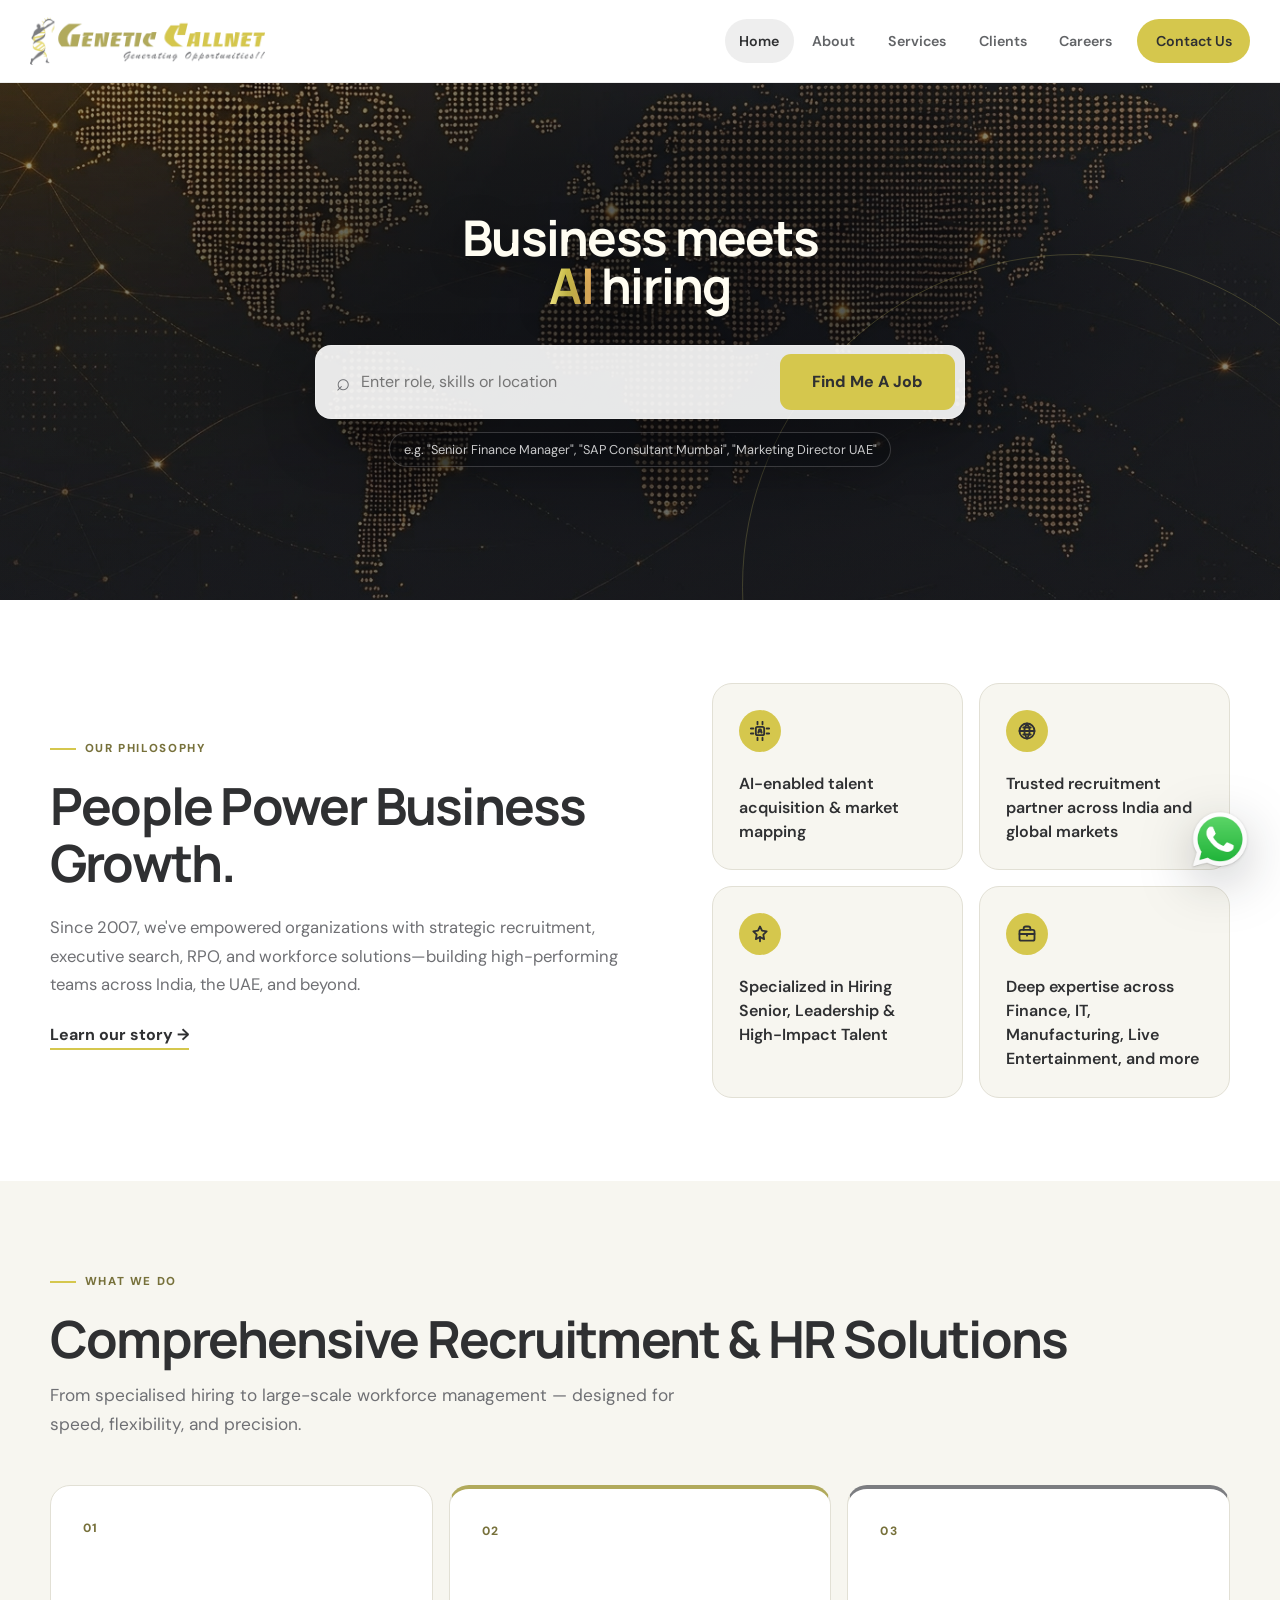
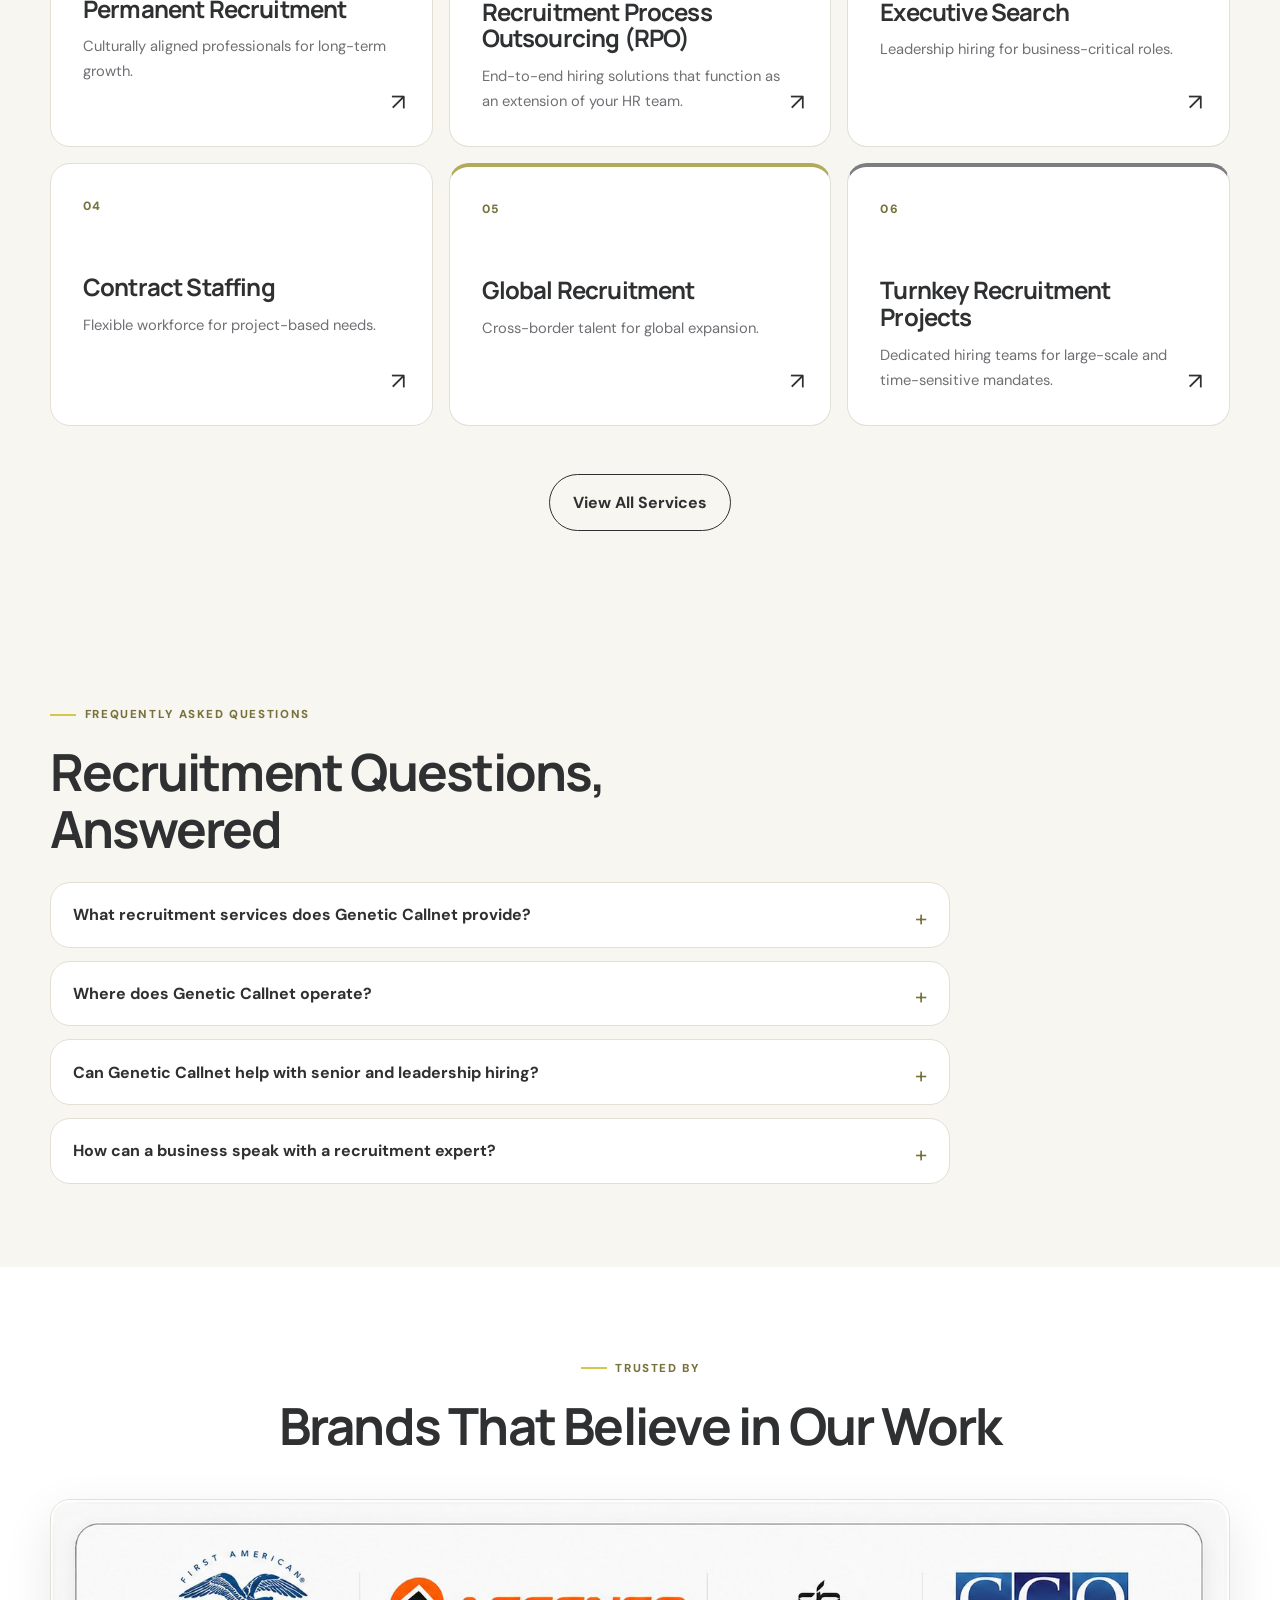
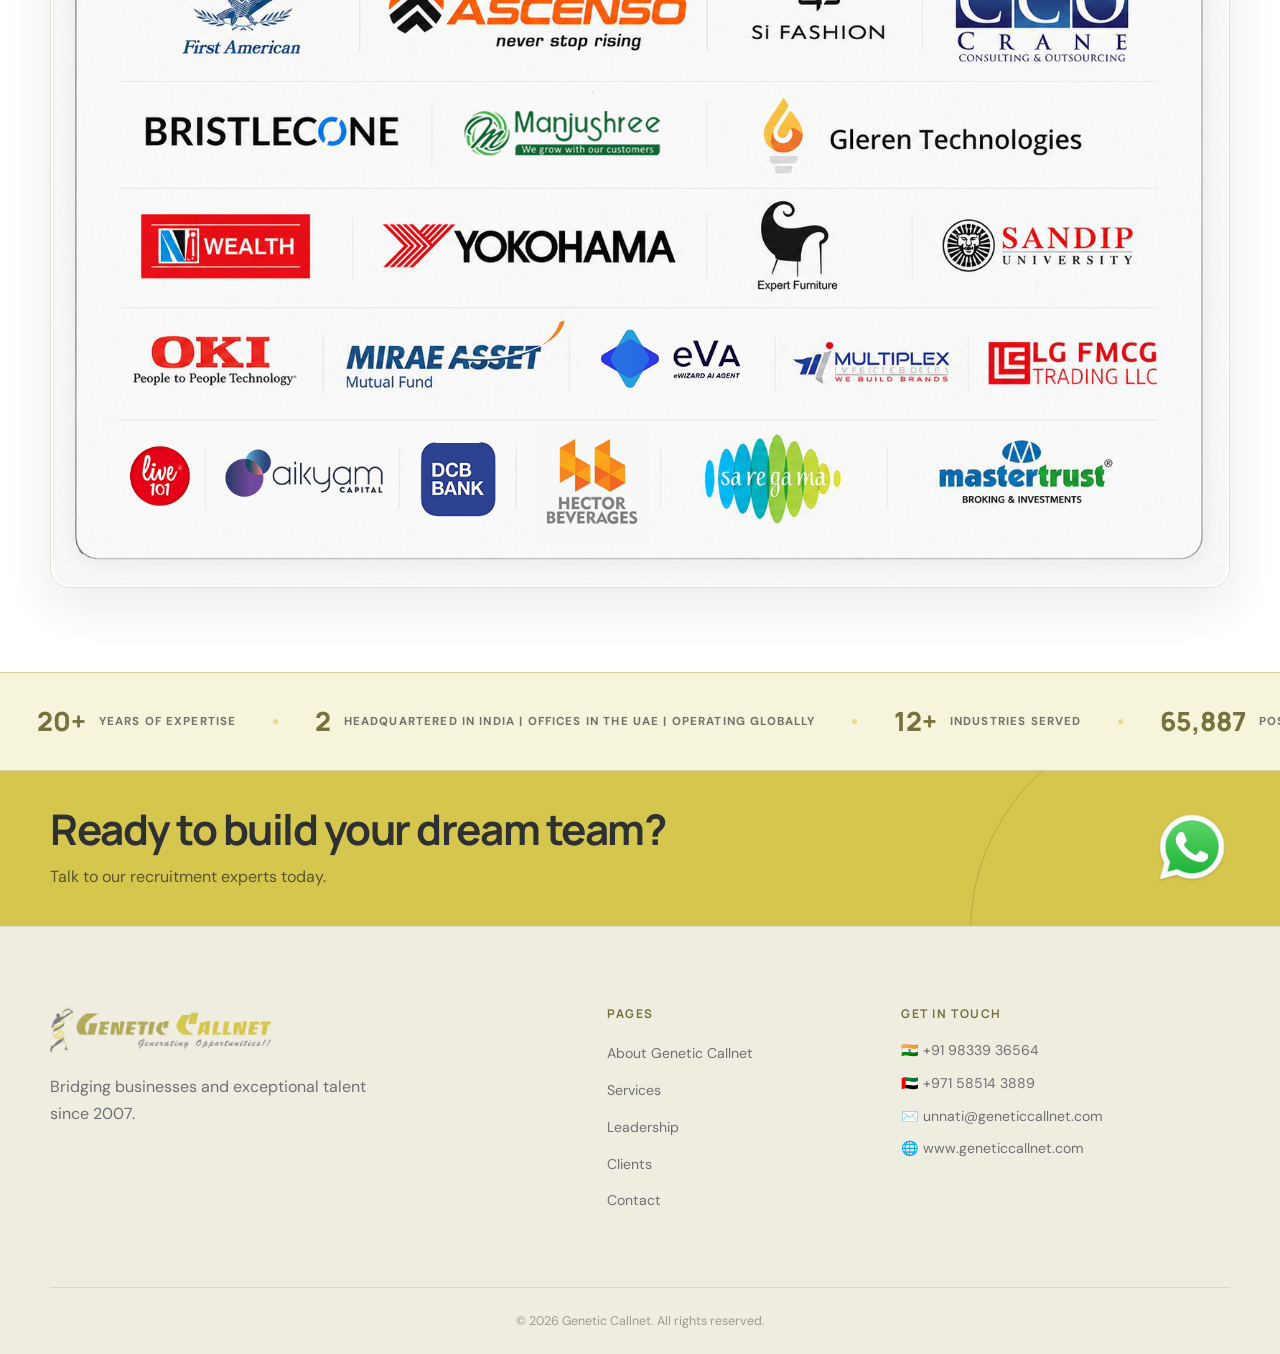
<file: index.html>
<!DOCTYPE html>
<html lang="en">
<head>
  <meta charset="UTF-8" />
  <meta name="viewport" content="width=device-width, initial-scale=1.0" />
  <meta name="description" content="Genetic Callnet is a recruitment and HR solutions partner headquartered in India with offices in the UAE, delivering AI-powered talent solutions across India, the UAE, and global markets." />
  <meta name="robots" content="index, follow, max-image-preview:large" />
  <link rel="canonical" href="https://www.geneticcallnet.com/" />
  <meta property="og:title" content="Genetic Callnet | AI-Powered Global Talent Solutions" />
  <meta property="og:description" content="Strategic recruitment, executive search, RPO, contract staffing, and global talent solutions for growing businesses." />
  <meta property="og:type" content="website" />
  <meta property="og:url" content="https://www.geneticcallnet.com/" />
  <meta property="og:image" content="https://www.geneticcallnet.com/WORLDMAPGOLD.png" />
  <meta name="twitter:card" content="summary_large_image" />
  <title>Genetic Callnet – Tailored Talent Solutions</title>
  <link rel="stylesheet" href="style.css" />
  <script type="application/ld+json">
  {
    "@context": "https://schema.org",
    "@graph": [
      {
        "@type": "Organization",
        "@id": "https://www.geneticcallnet.com/#organization",
        "name": "Genetic Callnet",
        "url": "https://www.geneticcallnet.com/",
        "logo": "https://www.geneticcallnet.com/GCLogo-transparent.png",
        "foundingDate": "2007",
        "description": "Recruitment and HR solutions partner headquartered in India with offices in the UAE and global delivery capability.",
        "telephone": "+91 98339 36564",
        "email": "unnati@geneticcallnet.com",
        "areaServed": ["India", "United Arab Emirates", "Europe", "Asia"],
        "address": [
          {"@type":"PostalAddress","addressLocality":"Mumbai","addressCountry":"IN"},
          {"@type":"PostalAddress","addressLocality":"Dubai","addressCountry":"AE"}
        ]
      },
      {
        "@type": "WebSite",
        "@id": "https://www.geneticcallnet.com/#website",
        "url": "https://www.geneticcallnet.com/",
        "name": "Genetic Callnet",
        "publisher": {"@id":"https://www.geneticcallnet.com/#organization"}
      },
      {
        "@type": "WebPage",
        "@id": "https://www.geneticcallnet.com/#webpage",
        "url": "https://www.geneticcallnet.com/",
        "name": "AI-Powered Global Talent Solutions",
        "isPartOf": {"@id":"https://www.geneticcallnet.com/#website"},
        "about": {"@id":"https://www.geneticcallnet.com/#organization"}
      }
    ]
  }
  </script>
</head>
<body>

  <!-- NAV -->
  <nav class="nav" id="nav">
    <div class="nav-inner">
      <a href="index.html" class="logo"><img src="GCLogo-transparent.png" alt="Genetic Callnet" class="logo-img" /></a>
      <button class="hamburger" id="hamburger" aria-label="Menu"><span></span><span></span><span></span></button>
      <ul class="nav-links" id="nav-links">
        <li><a href="index.html" class="active">Home</a></li>
        <li class="nav-item" id="about-dropdown">
          <button class="dropdown-toggle">About</button>
          <div class="dropdown-menu">
            <a href="about.html">Genetic Callnet</a>
            <a href="leadership.html">Leadership Team</a>
          </div>
        </li>
        <li><a href="services.html">Services</a></li>
        <li><a href="clients.html">Clients</a></li>
        <li><a href="careers.html">Careers</a></li>
        <li><a href="contact.html" class="nav-cta">Contact Us</a></li>
      </ul>
    </div>
  </nav>

  <!-- HERO -->
  <section class="hero hero--compact hero--centered">
    <div class="hero-bg">
      <div class="hero-circle c1"></div>
      <div class="hero-circle c2"></div>
      <div class="hero-circle c3"></div>
    </div>
    <div class="hero-content hero-content--centered">
      <h1 class="hero-headline">
        Business meets<br/>
        <em><span class="ai-accent">AI</span> hiring</em>
      </h1>
      <div class="hero-search-wrap">
        <div class="hero-search-box">
          <span class="hero-search-icon">🔍</span>
          <input type="text" class="hero-search-input" placeholder="Enter role, skills or location" id="heroSearch" />
          <button class="hero-search-btn" onclick="handleHeroSearch()">Find Me A Job</button>
        </div>
        <p class="hero-search-hint">e.g. "Senior Finance Manager", "SAP Consultant Mumbai", "Marketing Director UAE"</p>
      </div>
    </div>
  </section>

  <!-- INTRO -->
  <section class="intro section">
    <div class="container two-col">
      <div class="intro-text">
        <span class="tag">Our Philosophy</span>
        <h2>People Power Business Growth.</h2>
        <p>Since 2007, we've empowered organizations with strategic recruitment, executive search, RPO, and workforce solutions—building high-performing teams across India, the UAE, and beyond.</p>
        <a href="about.html" class="link-arrow">Learn our story →</a>
      </div>
      <div class="why-grid">
        <div class="why-card">
          <div class="why-icon">🏆</div>
          <p>AI-enabled talent acquisition & market mapping</p>
        </div>
        <div class="why-card">
          <div class="why-icon">🏆</div>
          <p>Trusted recruitment partner across India and global markets</p>
        </div>
        <div class="why-card">
          <div class="why-icon">🏆</div>
          <p>Specialized in Hiring Senior, Leadership & High-Impact Talent</p>
        </div>
        <div class="why-card">
          <div class="why-icon">🏆</div>
          <p>Deep expertise across Finance, IT, Manufacturing, Live Entertainment, and more</p>
        </div>
      </div>
    </div>
  </section>

  <!-- SERVICES STRIP -->
  <section class="services-strip section">
    <div class="container">
      <span class="tag">What We Do</span>
      <h2>Comprehensive Recruitment & HR Solutions</h2>
      <p class="section-sub">From specialised hiring to large-scale workforce management — designed for speed, flexibility, and precision.</p>
      <div class="service-cards">
        <a href="services.html#permanent-recruitment" class="service-card">
          <span class="sc-num">01</span>
          <h3>Permanent Recruitment</h3>
          <p>Culturally aligned professionals for long-term growth.</p>
        </a>
        <a href="services.html#rpo" class="service-card">
          <span class="sc-num">02</span>
          <h3>Recruitment Process Outsourcing (RPO)</h3>
          <p>End-to-end hiring solutions that function as an extension of your HR team.</p>
        </a>
        <a href="services.html#executive-search" class="service-card">
          <span class="sc-num">03</span>
          <h3>Executive Search</h3>
          <p>Leadership hiring for business-critical roles.</p>
        </a>
        <a href="services.html#contract-staffing" class="service-card">
          <span class="sc-num">04</span>
          <h3>Contract Staffing</h3>
          <p>Flexible workforce for project-based needs.</p>
        </a>
        <a href="services.html#global-recruitment" class="service-card">
          <span class="sc-num">05</span>
          <h3>Global Recruitment</h3>
          <p>Cross-border talent for global expansion.</p>
        </a>
        <a href="services.html#turnkey-recruitment-projects" class="service-card">
          <span class="sc-num">06</span>
          <h3>Turnkey Recruitment Projects</h3>
          <p>Dedicated hiring teams for large-scale and time-sensitive mandates.</p>
        </a>
      </div>
      <div class="center-link"><a href="services.html" class="btn btn-outline">View All Services</a></div>
    </div>
  </section>

  <!-- ANSWER-READY FAQ -->
  <section class="faq-section section" id="faq">
    <div class="container">
      <span class="tag">Frequently Asked Questions</span>
      <h2>Recruitment Questions, Answered</h2>
      <div class="faq-list">
        <details class="faq-item">
          <summary>What recruitment services does Genetic Callnet provide?</summary>
          <p>Genetic Callnet provides permanent recruitment, executive search, Recruitment Process Outsourcing (RPO), contract staffing, global recruitment, turnkey recruitment projects, recruitment advisory, training and development, corporate HR events, and employee wellbeing programs.</p>
        </details>
        <details class="faq-item">
          <summary>Where does Genetic Callnet operate?</summary>
          <p>Genetic Callnet is headquartered in India, has offices in the UAE, and supports organizations hiring across India, the UAE, Europe, Asia, and other global markets.</p>
        </details>
        <details class="faq-item">
          <summary>Can Genetic Callnet help with senior and leadership hiring?</summary>
          <p>Yes. Our executive search and permanent recruitment teams specialize in senior, leadership, and high-impact roles across finance, technology, manufacturing, retail, entertainment, and other sectors.</p>
        </details>
        <details class="faq-item">
          <summary>How can a business speak with a recruitment expert?</summary>
          <p>Share your hiring requirements through the contact page or start a conversation with Genetic Callnet on WhatsApp. Our team can help define the role, hiring model, timeline, and market approach.</p>
        </details>
      </div>
    </div>
  </section>

  <!-- BRANDS -->
  <section class="brands section">
    <div class="container">
      <span class="tag">Trusted By</span>
      <h2>Brands That Believe in Our Work</h2>
      <div class="brands-logo-wrap">
        <img src="Logos.png" alt="Our Clients – First American, Ascenso, Si Fashion, Crane CCO, Bristlecone, Manjushree, Gleren Technologies, NJ Wealth, Yokohama, Expert Furniture, Sandip University, OKI, Mirae Asset, eVA, Multiplex, LG FMCG, Live 101, Aikyam Capital, DCB Bank, Hector Beverages, Saregama, Mastertrust" class="brands-logo-img" />
      </div>
    </div>
  </section>

  <!-- STATS MARQUEE -->
  <div class="stats-marquee-wrap">
    <div class="stats-marquee-track">
      <!-- repeated twice for seamless loop -->
      <div class="marquee-stat"><span class="marquee-num">20+</span><span class="marquee-label">Years of Expertise</span></div>
      <div class="marquee-divider"></div>
      <div class="marquee-stat"><span class="marquee-num">2</span><span class="marquee-label">Headquartered in India | Offices in the UAE | Operating Globally</span></div>
      <div class="marquee-divider"></div>
      <div class="marquee-stat"><span class="marquee-num">12+</span><span class="marquee-label">Industries Served</span></div>
      <div class="marquee-divider"></div>
      <div class="marquee-stat"><span class="marquee-num">65,887</span><span class="marquee-label">Positions Closed</span></div>
      <div class="marquee-divider"></div>
      <div class="marquee-stat"><span class="marquee-num">100+</span><span class="marquee-label">Clients Served</span></div>
      <div class="marquee-divider"></div>
      <!-- duplicate for seamless loop -->
      <div class="marquee-stat"><span class="marquee-num">20+</span><span class="marquee-label">Years of Expertise</span></div>
      <div class="marquee-divider"></div>
      <div class="marquee-stat"><span class="marquee-num">2</span><span class="marquee-label">Headquartered in India | Offices in the UAE | Operating Globally</span></div>
      <div class="marquee-divider"></div>
      <div class="marquee-stat"><span class="marquee-num">12+</span><span class="marquee-label">Industries Served</span></div>
      <div class="marquee-divider"></div>
      <div class="marquee-stat"><span class="marquee-num">65,887</span><span class="marquee-label">Positions Closed</span></div>
      <div class="marquee-divider"></div>
      <div class="marquee-stat"><span class="marquee-num">100+</span><span class="marquee-label">Clients Served</span></div>
      <div class="marquee-divider"></div>
    </div>
  </div>

  <!-- CTA BANNER -->
  <section class="cta-banner">
    <div class="container cta-inner">
      <div>
        <h2>Ready to build your dream team?</h2>
        <p>Talk to our recruitment experts today.</p>
      </div>
      <a href="https://wa.link/q0jb32" class="whatsapp-icon-link" target="_blank" rel="noopener" aria-label="Chat on WhatsApp"><img src="WhatsApp_icon.png" alt="" /></a>
    </div>
  </section>

  <!-- FOOTER -->
  <footer class="footer">
    <div class="container footer-grid">
      <div class="footer-brand">
        <a href="index.html" class="logo logo-light"><img src="GCLogo-transparent.png" alt="Genetic Callnet" class="logo-img logo-img--footer" /></a>
        <p>Bridging businesses and exceptional talent since 2007.</p>
      </div>
      <div class="footer-links">
        <h4>Pages</h4>
        <ul>
          <li><a href="about.html">About Genetic Callnet</a></li>
          <li><a href="services.html">Services</a></li>
          <li><a href="leadership.html">Leadership</a></li>
          <li><a href="clients.html">Clients</a></li>
          <li><a href="contact.html">Contact</a></li>
        </ul>
      </div>
      <div class="footer-contact">
        <h4>Get in Touch</h4>
        <p>🇮🇳 +91 98339 36564</p>
        <p>🇦🇪 +971 58514 3889</p>
        <p>✉️ unnati@geneticcallnet.com</p>
        <p>🌐 www.geneticcallnet.com</p>
      </div>
    </div>
    <div class="footer-bottom">
      <p>© 2026 Genetic Callnet. All rights reserved.</p>
    </div>
  </footer>

  <script>
    function handleHeroSearch() {
      const val = document.getElementById('heroSearch').value.trim();
      if (val) {
        // Match the iSmartRecruit ATS widget's own filter format (spaces -> "00000")
        const filterStr = val.replace(/ /g, '00000');
        window.location.href = 'careers.html?filterPara=' + encodeURIComponent(filterStr);
      } else {
        window.location.href = 'careers.html';
      }
    }
    document.getElementById('heroSearch').addEventListener('keydown', function(e) {
      if (e.key === 'Enter') handleHeroSearch();
    });
  </script>
  <script src="main.js"></script>
  <script type="application/ld+json">
  {
    "@context":"https://schema.org",
    "@type":"FAQPage",
    "mainEntity":[
      {"@type":"Question","name":"What recruitment services does Genetic Callnet provide?","acceptedAnswer":{"@type":"Answer","text":"Genetic Callnet provides permanent recruitment, executive search, Recruitment Process Outsourcing (RPO), contract staffing, global recruitment, turnkey recruitment projects, recruitment advisory, training and development, corporate HR events, and employee wellbeing programs."}},
      {"@type":"Question","name":"Where does Genetic Callnet operate?","acceptedAnswer":{"@type":"Answer","text":"Genetic Callnet is headquartered in India, has offices in the UAE, and supports organizations hiring across India, the UAE, Europe, Asia, and other global markets."}},
      {"@type":"Question","name":"Can Genetic Callnet help with senior and leadership hiring?","acceptedAnswer":{"@type":"Answer","text":"Yes. Our executive search and permanent recruitment teams specialize in senior, leadership, and high-impact roles across finance, technology, manufacturing, retail, entertainment, and other sectors."}},
      {"@type":"Question","name":"How can a business speak with a recruitment expert?","acceptedAnswer":{"@type":"Answer","text":"Share your hiring requirements through the contact page or start a conversation with Genetic Callnet on WhatsApp."}}
    ]
  }
  </script>
</body>
</html>
</file>
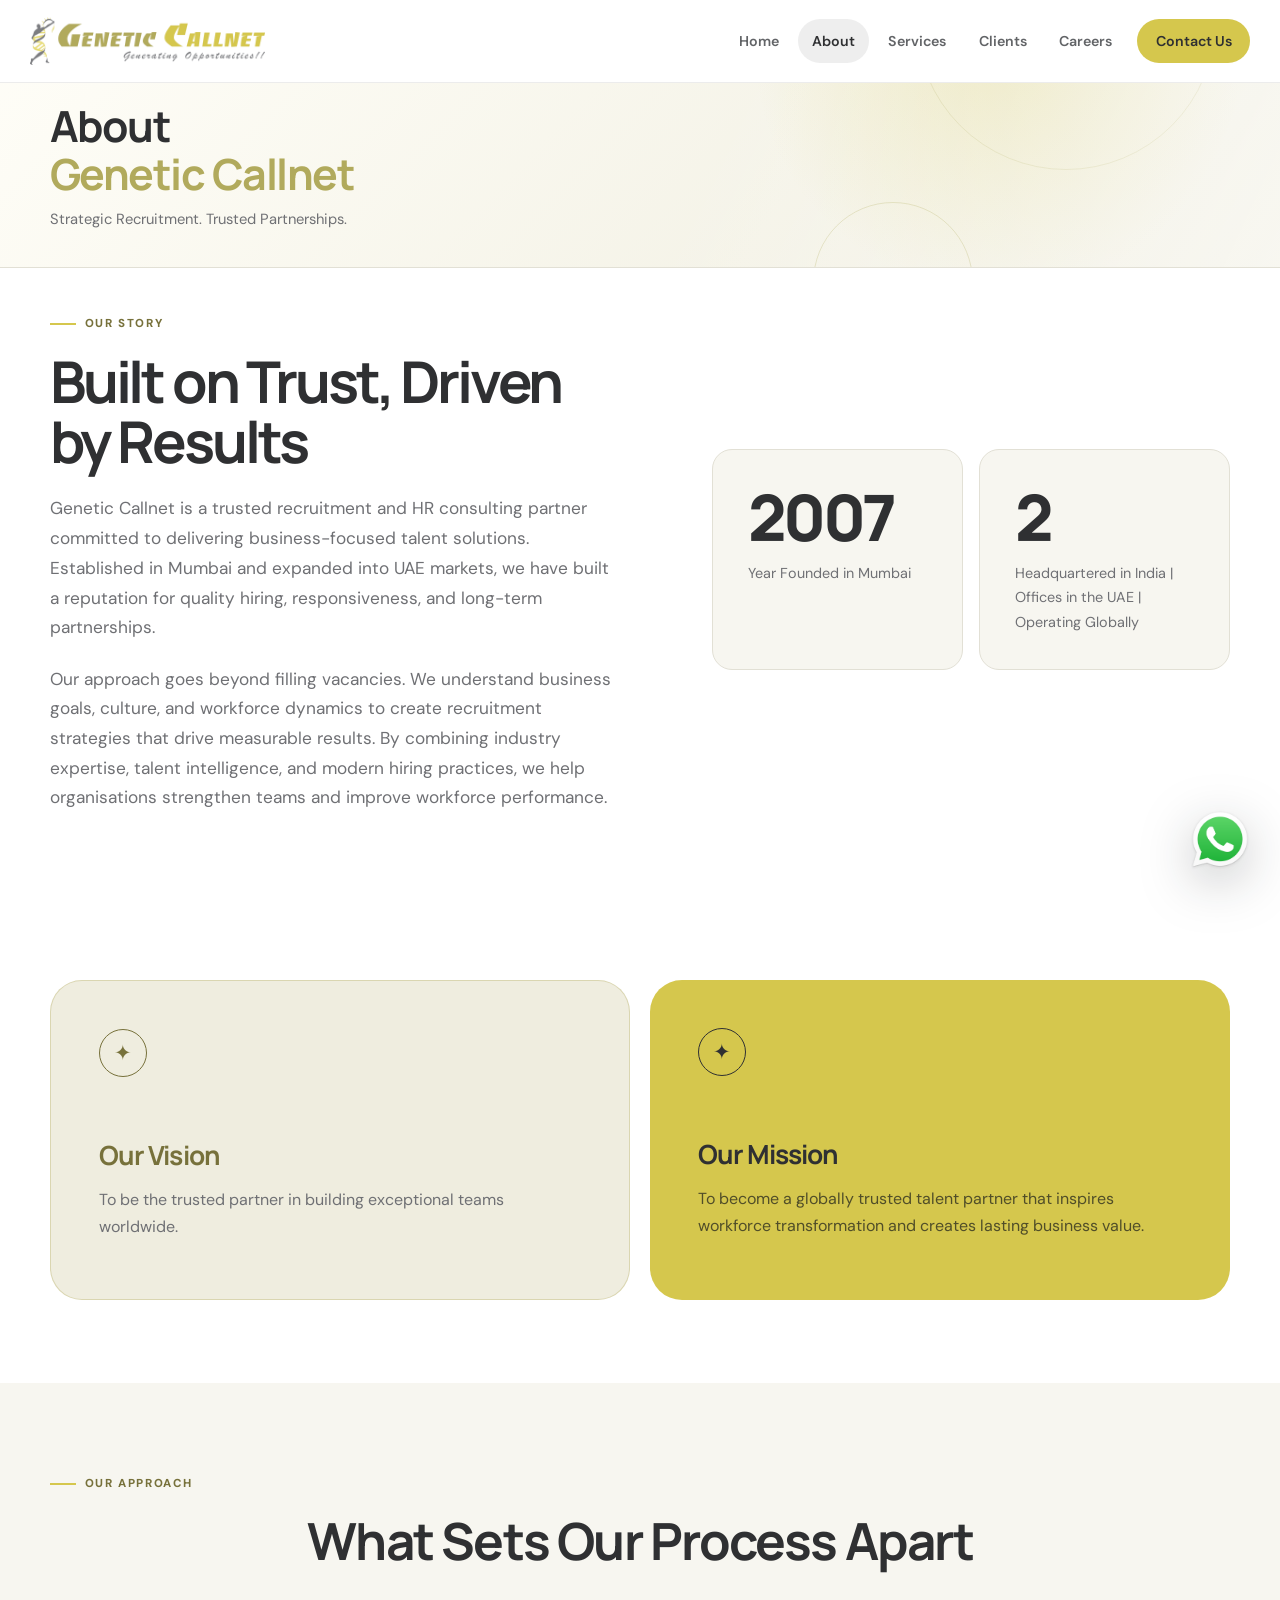
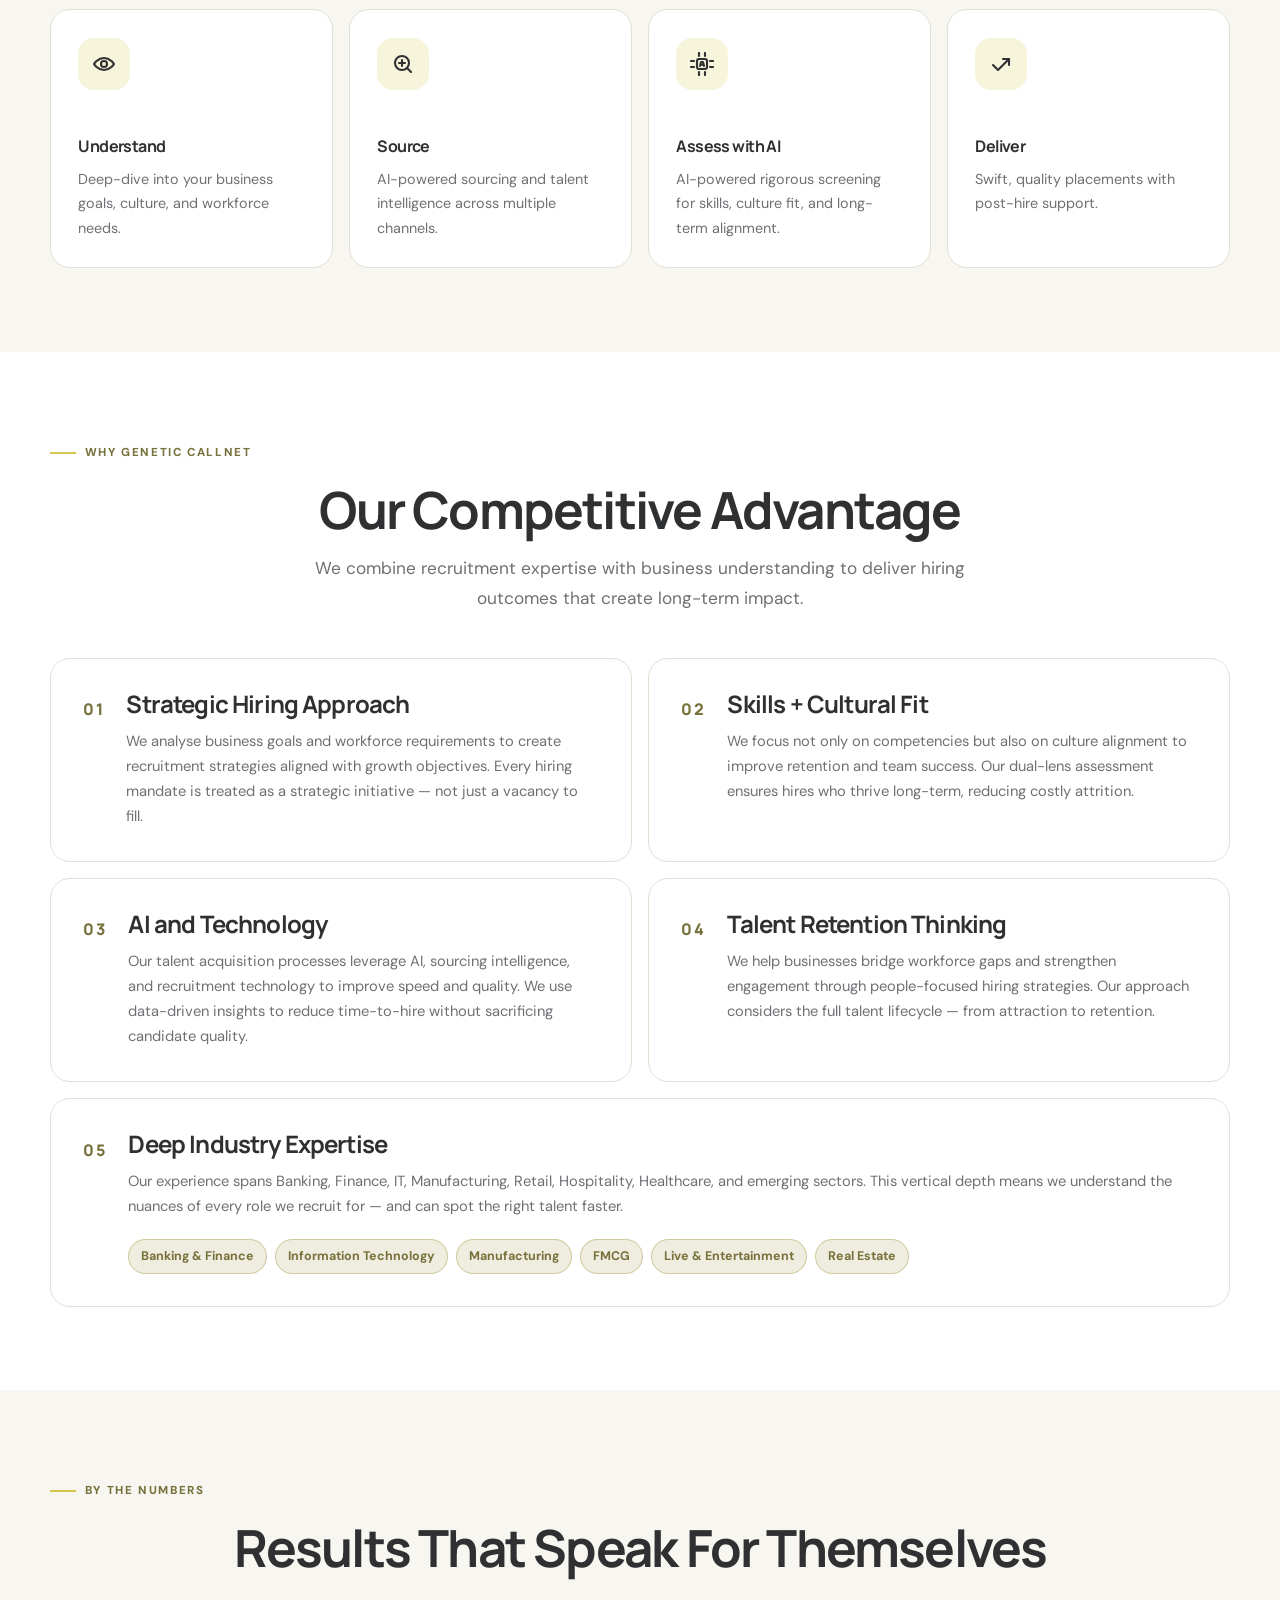
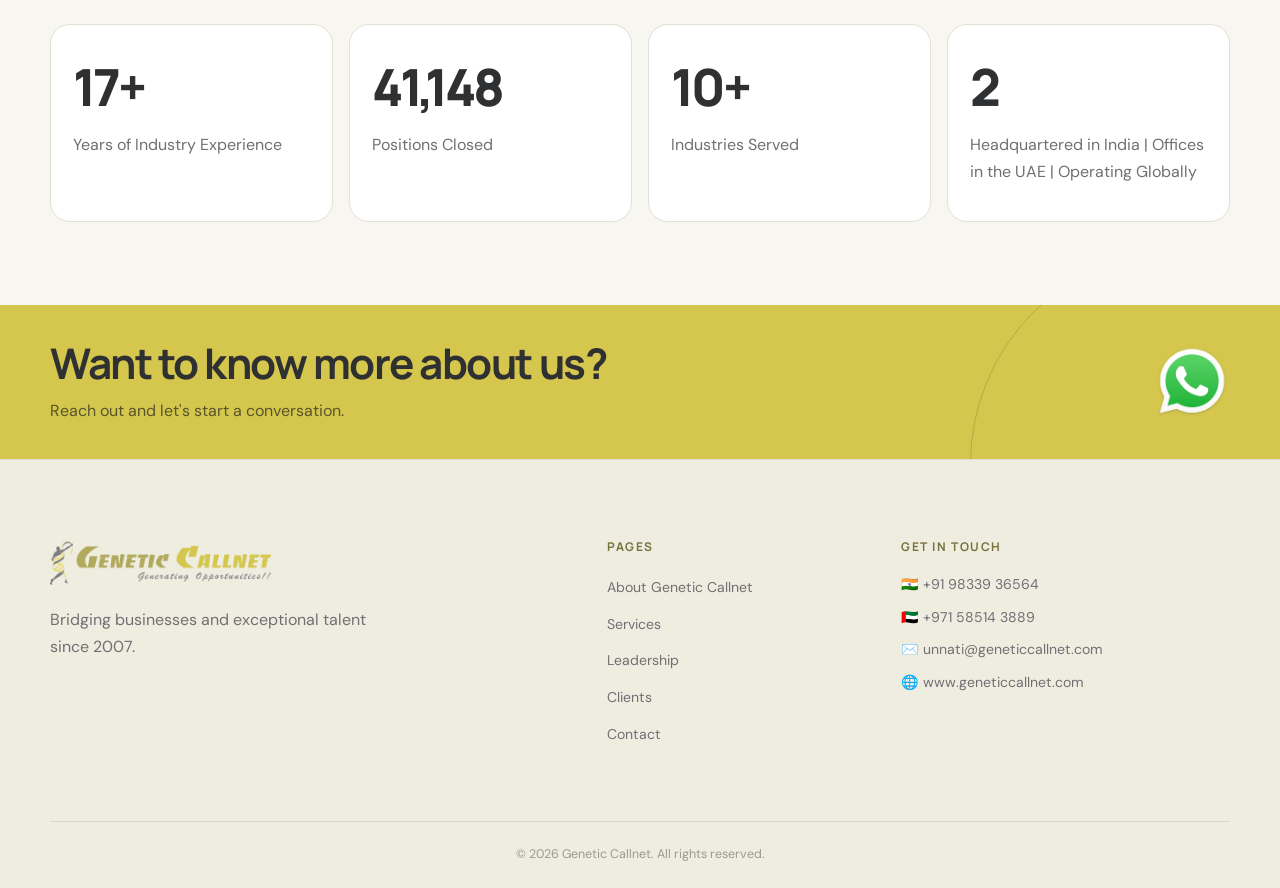
<file: about.html>
<!DOCTYPE html>
<html lang="en">
<head>
  <meta charset="UTF-8" />
  <meta name="viewport" content="width=device-width, initial-scale=1.0" />
  <meta name="description" content="Learn how Genetic Callnet, founded in 2007, helps organizations across India, the UAE, and global markets build stronger teams through strategic recruitment and workforce solutions." />
  <meta name="robots" content="index, follow, max-image-preview:large" />
  <link rel="canonical" href="https://www.geneticcallnet.com/about.html" />
  <meta property="og:title" content="About Genetic Callnet | Strategic Recruitment Partner" />
  <meta property="og:description" content="Our recruitment philosophy, mission, vision, industries, and approach to building exceptional teams." />
  <meta property="og:type" content="article" />
  <meta property="og:url" content="https://www.geneticcallnet.com/about.html" />
  <meta property="og:image" content="https://www.geneticcallnet.com/WORLDMAPGOLD.png" />
  <meta name="twitter:card" content="summary_large_image" />
  <title>About Genetic Callnet</title>
  <link rel="stylesheet" href="style.css" />
  <script type="application/ld+json">
  {
    "@context":"https://schema.org",
    "@type":"AboutPage",
    "url":"https://www.geneticcallnet.com/about.html",
    "name":"About Genetic Callnet",
    "description":"Genetic Callnet is a strategic recruitment and HR consulting partner founded in Mumbai in 2007, with offices in India and the UAE.",
    "about":{"@id":"https://www.geneticcallnet.com/#organization"},
    "mainEntity":{"@id":"https://www.geneticcallnet.com/#organization"}
  }
  </script>
</head>
<body>
  <nav class="nav" id="nav">
    <div class="nav-inner">
      <a href="index.html" class="logo"><img src="GCLogo-transparent.png" alt="Genetic Callnet" class="logo-img" /></a>
      <button class="hamburger" id="hamburger" aria-label="Menu"><span></span><span></span><span></span></button>
      <ul class="nav-links" id="nav-links">
        <li><a href="index.html">Home</a></li>
        <li class="nav-item" id="about-dropdown">
          <button class="dropdown-toggle active">About</button>
          <div class="dropdown-menu">
            <a href="about.html" class="active">Genetic Callnet</a>
            <a href="leadership.html">Leadership Team</a>
          </div>
        </li>
        <li><a href="services.html">Services</a></li>
        <li><a href="clients.html">Clients</a></li>
        <li><a href="careers.html">Careers</a></li>
        <li><a href="contact.html" class="nav-cta">Contact Us</a></li>
      </ul>
    </div>
  </nav>

  <section class="page-hero">
    <div class="page-hero-bg"></div>
    <div class="container">
      <h1>About<br/><em>Genetic Callnet</em></h1>
      <p class="hero-sub" style="max-width:620px">Strategic Recruitment. Trusted Partnerships.</p>
    </div>
  </section>

  <section class="section about-story-section">
    <div class="container two-col">
      <div class="about-story-copy">
        <span class="tag">Our Story</span>
        <h2>Built on Trust, Driven by Results</h2>
        <p>Genetic Callnet is a trusted recruitment and HR consulting partner committed to delivering business-focused talent solutions. Established in Mumbai and expanded into UAE markets, we have built a reputation for quality hiring, responsiveness, and long-term partnerships.</p>
        <p>Our approach goes beyond filling vacancies. We understand business goals, culture, and workforce dynamics to create recruitment strategies that drive measurable results. By combining industry expertise, talent intelligence, and modern hiring practices, we help organisations strengthen teams and improve workforce performance.</p>
      </div>
      <div class="about-side">
        <div class="about-highlight">
          <span class="about-big">2007</span>
          <p>Year Founded in Mumbai</p>
        </div>
        <div class="about-highlight">
          <span class="about-big">2</span>
          <p>Headquartered in India | Offices in the UAE | Operating Globally</p>
        </div>
      </div>
    </div>
  </section>

  <section class="mv-section section">
    <div class="container">
      <div class="mv-grid">
        <div class="mv-card mission">
          <div class="mv-icon">✨</div>
          <h3>Our Vision</h3>
          <p>To be the trusted partner in building exceptional teams worldwide.</p>
        </div>
        <div class="mv-card vision">
          <div class="mv-icon">✨</div>
          <h3>Our Mission</h3>
          <p>To become a globally trusted talent partner that inspires workforce transformation and creates lasting business value.</p>
        </div>
      </div>
    </div>
  </section>

  <section class="section" style="background:var(--bg-alt)">
    <div class="container">
      <span class="tag">Our Approach</span>
      <h2 style="text-align:center;margin-bottom:2.5rem">What Sets Our Process Apart</h2>
      <div class="process-steps">
        <div class="step"><span class="step-num" aria-hidden="true"></span><h4>Understand</h4><p>Deep-dive into your business goals, culture, and workforce needs.</p></div>
        <div class="step-arrow">→</div>
        <div class="step"><span class="step-num" aria-hidden="true"></span><h4>Source</h4><p>AI-powered sourcing and talent intelligence across multiple channels.</p></div>
        <div class="step-arrow">→</div>
        <div class="step"><span class="step-num" aria-hidden="true"></span><h4>Assess with AI</h4><p>AI-powered rigorous screening for skills, culture fit, and long-term alignment.</p></div>
        <div class="step-arrow">→</div>
        <div class="step"><span class="step-num" aria-hidden="true"></span><h4>Deliver</h4><p>Swift, quality placements with post-hire support.</p></div>
      </div>
    </div>
  </section>

  <section class="section" id="why-genetic-callnet">
    <div class="container">
      <span class="tag">Why Genetic Callnet</span>
      <h2 style="text-align:center;margin-bottom:1rem">Our Competitive Advantage</h2>
      <p class="section-sub" style="max-width:720px;margin-inline:auto;text-align:center">We combine recruitment expertise with business understanding to deliver hiring outcomes that create long-term impact.</p>
      <div class="advantage-grid">

        <div class="adv-card">
          <div class="adv-num">01</div>
          <div class="adv-body">
            <h3>Strategic Hiring Approach</h3>
            <p>We analyse business goals and workforce requirements to create recruitment strategies aligned with growth objectives. Every hiring mandate is treated as a strategic initiative — not just a vacancy to fill.</p>
          </div>
        </div>

        <div class="adv-card">
          <div class="adv-num">02</div>
          <div class="adv-body">
            <h3>Skills + Cultural Fit</h3>
            <p>We focus not only on competencies but also on culture alignment to improve retention and team success. Our dual-lens assessment ensures hires who thrive long-term, reducing costly attrition.</p>
          </div>
        </div>

        <div class="adv-card">
          <div class="adv-num">03</div>
          <div class="adv-body">
            <h3>AI and Technology</h3>
            <p>Our talent acquisition processes leverage AI, sourcing intelligence, and recruitment technology to improve speed and quality. We use data-driven insights to reduce time-to-hire without sacrificing candidate quality.</p>
          </div>
        </div>

        <div class="adv-card">
          <div class="adv-num">04</div>
          <div class="adv-body">
            <h3>Talent Retention Thinking</h3>
            <p>We help businesses bridge workforce gaps and strengthen engagement through people-focused hiring strategies. Our approach considers the full talent lifecycle — from attraction to retention.</p>
          </div>
        </div>

        <div class="adv-card adv-card--wide">
          <div class="adv-num">05</div>
          <div class="adv-body">
            <h3>Deep Industry Expertise</h3>
            <p>Our experience spans Banking, Finance, IT, Manufacturing, Retail, Hospitality, Healthcare, and emerging sectors. This vertical depth means we understand the nuances of every role we recruit for — and can spot the right talent faster.</p>
            <div class="industry-tags">
              <span>Banking & Finance</span><span>Information Technology</span><span>Manufacturing</span>
              <span>FMCG</span><span>Live & Entertainment</span><span>Real Estate</span>
            </div>
          </div>
        </div>

      </div>
    </div>
  </section>

  <section class="section" style="background:var(--bg-alt)">
    <div class="container">
      <span class="tag">By the Numbers</span>
      <h2 style="text-align:center;margin-bottom:3rem">Results That Speak For Themselves</h2>
      <div class="numbers-row">
        <div class="number-card"><span class="big-num" data-count-to="20" data-count-suffix="+">1</span><p>Years of Industry Experience</p></div>
        <div class="number-card"><span class="big-num" data-count-to="65887">1</span><p>Positions Closed</p></div>
        <div class="number-card"><span class="big-num" data-count-to="12" data-count-suffix="+">1</span><p>Industries Served</p></div>
        <div class="number-card"><span class="big-num" data-count-to="2">1</span><p>Headquartered in India | Offices in the UAE | Operating Globally</p></div>
      </div>
    </div>
  </section>

  <section class="cta-banner">
    <div class="container cta-inner">
      <div><h2>Want to know more about us?</h2><p>Reach out and let's start a conversation.</p></div>
      <a href="https://wa.link/q0jb32" class="whatsapp-icon-link" target="_blank" rel="noopener" aria-label="Chat on WhatsApp"><img src="WhatsApp_icon.png" alt="" /></a>
    </div>
  </section>

  <footer class="footer">
    <div class="container footer-grid">
      <div class="footer-brand">
        <a href="index.html" class="logo logo-light"><img src="GCLogo-transparent.png" alt="Genetic Callnet" class="logo-img logo-img--footer" /></a>
        <p>Bridging businesses and exceptional talent since 2007.</p>
      </div>
      <div class="footer-links"><h4>Pages</h4><ul>
        <li><a href="about.html">About Genetic Callnet</a></li><li><a href="services.html">Services</a></li>
        <li><a href="leadership.html">Leadership</a></li>
        <li><a href="clients.html">Clients</a></li>
        <li><a href="contact.html">Contact</a></li>
      </ul></div>
      <div class="footer-contact"><h4>Get in Touch</h4>
        <p>🇮🇳 +91 98339 36564</p><p>🇦🇪 +971 58514 3889</p>
        <p>✉️ unnati@geneticcallnet.com</p><p>🌐 www.geneticcallnet.com</p>
      </div>
    </div>
    <div class="footer-bottom"><p>© 2026 Genetic Callnet. All rights reserved.</p></div>
  </footer>
  <script src="main.js"></script>
</body>
</html>
</file>
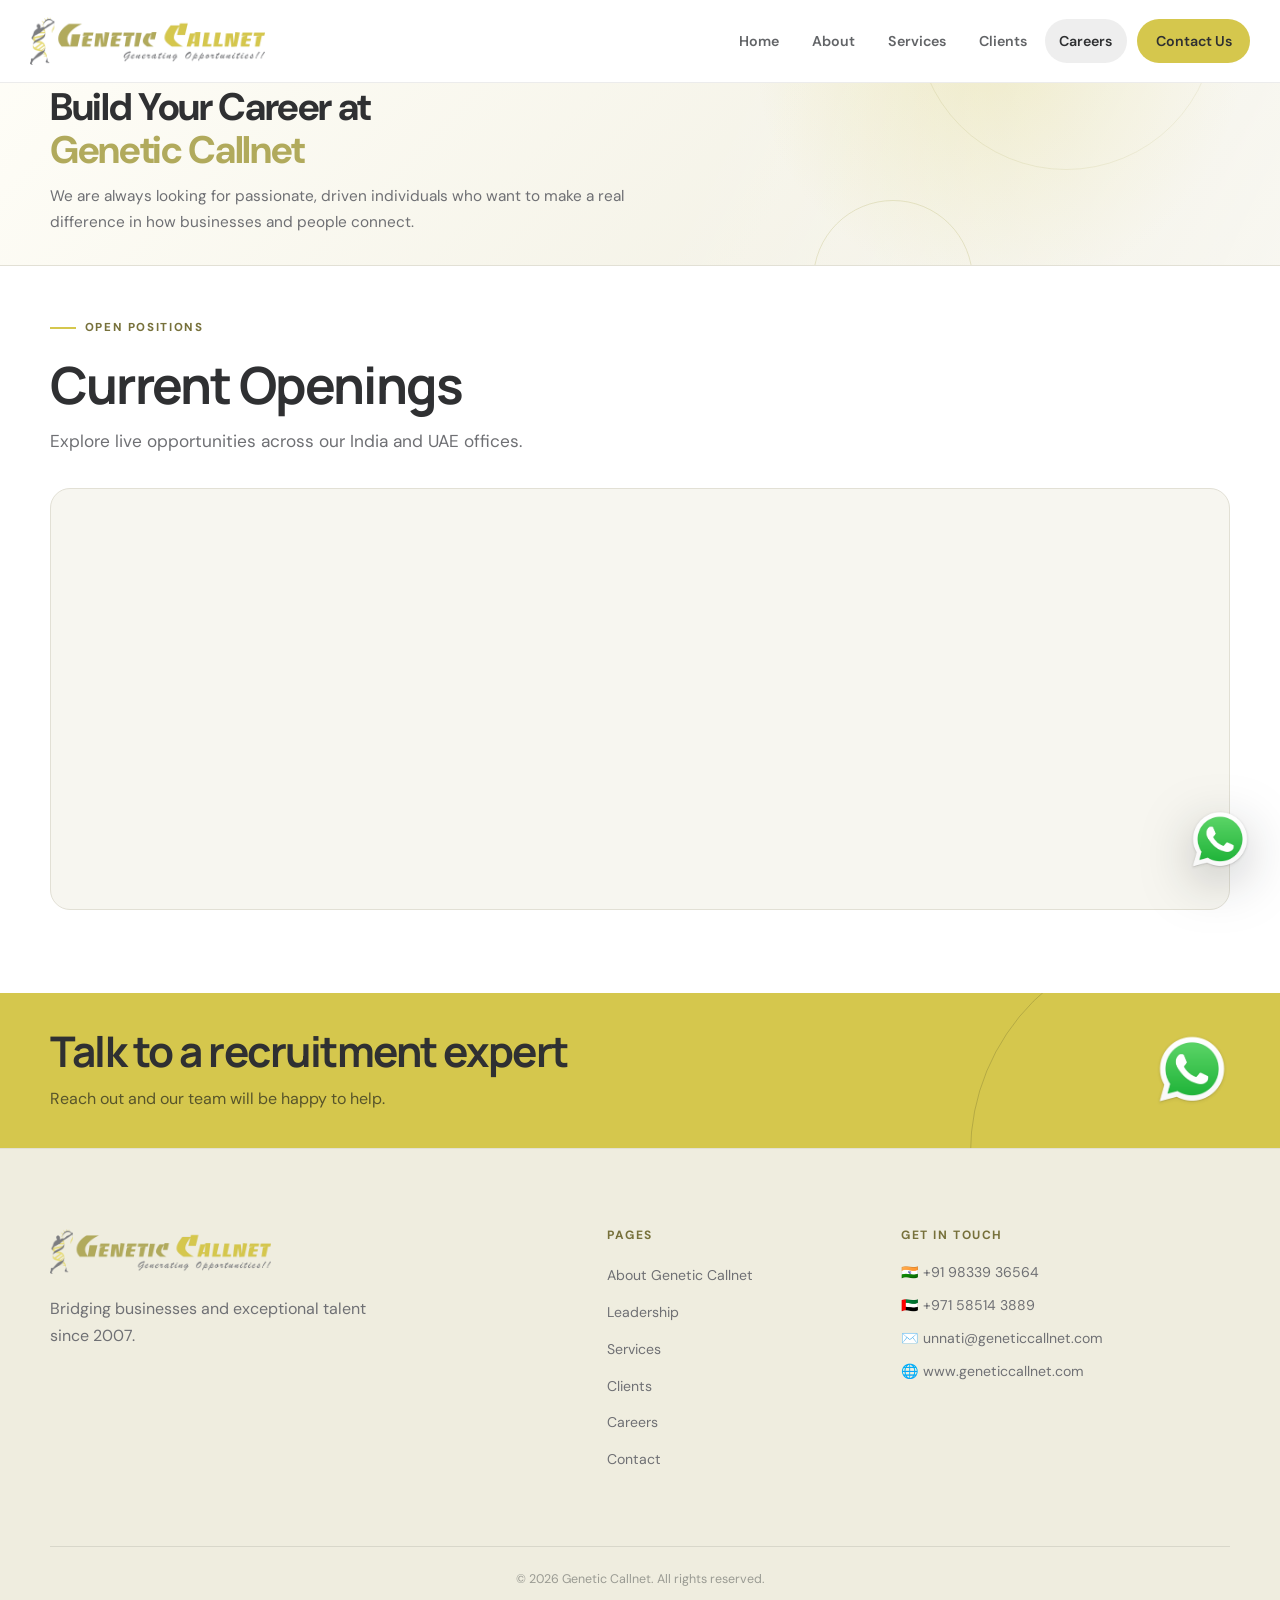
<file: careers.html>
<!DOCTYPE html>
<html lang="en">
<head>
  <meta charset="UTF-8" />
  <meta name="viewport" content="width=device-width, initial-scale=1.0" />
  <meta name="description" content="Explore current recruitment opportunities at Genetic Callnet and join a team building stronger businesses through talent across India, the UAE, and global markets." />
  <meta name="robots" content="index, follow, max-image-preview:large" />
  <link rel="canonical" href="https://www.geneticcallnet.com/careers.html" />
  <meta property="og:title" content="Careers at Genetic Callnet | Current Openings" />
  <meta property="og:description" content="View current openings and build your career with Genetic Callnet, a global recruitment and workforce solutions partner." />
  <meta property="og:type" content="website" />
  <meta property="og:url" content="https://www.geneticcallnet.com/careers.html" />
  <meta property="og:image" content="https://www.geneticcallnet.com/WORLDMAPGOLD.png" />
  <meta name="twitter:card" content="summary_large_image" />
  <title>Careers – Genetic Callnet</title>
  <link rel="stylesheet" href="style.css" />
  <script type="application/ld+json">
  {
    "@context":"https://schema.org",
    "@type":"WebPage",
    "url":"https://www.geneticcallnet.com/careers.html",
    "name":"Careers at Genetic Callnet",
    "description":"Current career opportunities at Genetic Callnet.",
    "about":{"@id":"https://www.geneticcallnet.com/#organization"}
  }
  </script>
  <style>
    .careers-intro { max-width: 700px; }
    .careers-intro p { font-size: 1.05rem; line-height: 1.85; margin-top: 0.8rem; }

    .openings-grid {
      display: grid;
      grid-template-columns: 1fr 1fr;
      gap: 1.5rem;
      margin-top: 2.5rem;
    }

    .job-card {
      background: var(--white);
      border: 1px solid var(--border);
      border-radius: var(--radius);
      padding: 2rem;
      display: flex;
      flex-direction: column;
      gap: 1rem;
      transition: var(--transition);
      position: relative;
      overflow: hidden;
    }
    .job-card::after {
      content: '';
      position: absolute;
      top: 0; left: 0;
      width: 4px;
      height: 100%;
      background: var(--gold);
      transform: scaleY(0);
      transform-origin: top;
      transition: var(--transition);
    }
    .job-card:hover { box-shadow: var(--shadow-lg); transform: translateY(-4px); }
    .job-card:hover::after { transform: scaleY(1); }

    .job-header { display: flex; justify-content: space-between; align-items: flex-start; gap: 1rem; flex-wrap: wrap; }
    .job-title { font-size: 1.15rem; }
    .job-type {
      background: #f0e8d8;
      border: 1px solid #e0c68a;
      color: var(--gold-dim);
      font-size: 0.75rem;
      font-weight: 600;
      padding: 0.25rem 0.75rem;
      border-radius: 50px;
      white-space: nowrap;
    }
    .job-meta {
      display: flex;
      flex-wrap: wrap;
      gap: 0.8rem;
    }
    .job-meta span {
      display: flex;
      align-items: center;
      gap: 0.3rem;
      font-size: 0.85rem;
      color: var(--text-muted);
    }
    .job-desc { font-size: 0.92rem; line-height: 1.75; }

    .job-skills {
      display: flex;
      flex-wrap: wrap;
      gap: 0.5rem;
    }
    .job-skills span {
      background: var(--cream);
      border: 1px solid var(--border);
      border-radius: 50px;
      padding: 0.2rem 0.75rem;
      font-size: 0.78rem;
      font-weight: 500;
      color: var(--navy-mid);
    }

    .job-apply {
      display: inline-flex;
      align-items: center;
      gap: 0.4rem;
      color: var(--gold-dim);
      font-weight: 600;
      font-size: 0.9rem;
      margin-top: auto;
      transition: gap var(--transition);
      cursor: pointer;
      background: none;
      border: none;
      font-family: var(--font-main);
      padding: 0;
    }
    .job-apply:hover { gap: 0.75rem; }

    /* APPLY FORM MODAL */
    .modal-overlay {
      display: none;
      position: fixed;
      inset: 0;
      background: rgba(7,17,28,0.75);
      z-index: 500;
      align-items: center;
      justify-content: center;
      padding: 2rem;
    }
    .modal-overlay.open { display: flex; }
    .application-dialog {
      background: var(--white);
      border-radius: var(--radius-lg);
      padding: 2.5rem;
      max-width: 560px;
      width: 100%;
      position: relative;
      max-height: 90vh;
      overflow-y: auto;
      animation: fadeUp 0.3s ease both;
    }
    .application-dialog-close {
      position: absolute;
      top: 1.2rem; right: 1.5rem;
      background: none;
      border: none;
      font-size: 1.5rem;
      cursor: pointer;
      color: var(--text-muted);
      line-height: 1;
    }
    .application-dialog-close:hover { color: var(--text); }
    .application-dialog h3 { margin-bottom: 0.3rem; }
    .application-dialog .modal-role { color: var(--gold-dim); font-weight: 600; font-size: 0.9rem; margin-bottom: 1.5rem; }
    .application-dialog .contact-form { gap: 1rem; }
    .application-dialog .form-row { gap: 1rem; }

    @media (max-width: 900px) {
      .openings-grid { grid-template-columns: 1fr; }
    }
  </style>
</head>
<body>

  <nav class="nav" id="nav">
    <div class="nav-inner">
      <a href="index.html" class="logo"><img src="GCLogo-transparent.png" alt="Genetic Callnet" class="logo-img" /></a>
      <button class="hamburger" id="hamburger" aria-label="Menu"><span></span><span></span><span></span></button>
      <ul class="nav-links" id="nav-links">
        <li><a href="index.html">Home</a></li>
        <li class="nav-item" id="about-dropdown">
          <button class="dropdown-toggle">About</button>
          <div class="dropdown-menu">
            <a href="about.html">Genetic Callnet</a>
            <a href="leadership.html">Leadership Team</a>
          </div>
        </li>
        <li><a href="services.html">Services</a></li>
        <li><a href="clients.html">Clients</a></li>
        <li><a href="careers.html" class="active">Careers</a></li>
        <li><a href="contact.html" class="nav-cta">Contact Us</a></li>
      </ul>
    </div>
  </nav>

  <!-- HERO -->
  <section class="page-hero careers-page-hero">
    <div class="page-hero-bg"></div>
    <div class="container">
      <h1>Build Your Career at<br/><em>Genetic Callnet</em></h1>
      <p class="hero-sub" style="max-width:580px">We are always looking for passionate, driven individuals who want to make a real difference in how businesses and people connect.</p>
    </div>
  </section>

  <!-- OPEN POSITIONS (Live from CEIPAL) -->
  <section class="section careers-openings-section">
    <div class="container">
      <span class="tag">Open Positions</span>
      <div class="careers-heading-row">
        <div class="careers-heading-copy">
          <h2>Current Openings</h2>
          <p class="section-sub">Explore live opportunities across our India and UAE offices.</p>
        </div>
      </div>

      <div class="ceipal-widget-wrap">
        <div id="example-widget-container"></div>
      </div>

    </div>
  </section>

  <!-- CEIPAL career portal widget -->
  <script type="text/javascript" src="https://jobsapi.ceipal.com/APISource/widget.js" data-ceipal-api-key="UlpOTlZNU1RjbnFleVprRmdzSEZyUT09" data-ceipal-career-portal-id="Z3RkUkt2OXZJVld2MjFpOVRSTXoxZz09"></script>

  <script type="text/javascript">
    // Strip any inline blue background/hover styles the ATS widget injects,
    // so our CSS override always wins — runs once on load and again after
    // any search-filter reload.
  </script>
  <style>
    /* Override iSmartRecruit's default blue hover with our brand colour */
    .open-jobwebsite .ui-g .ui-datagrid-column:hover {
      background: #fffbe6 !important;
    }
    .ats-widget-wrap { margin-top: 2rem; }

    /* Re-assert Century Gothic on our own page content — the iSmartRecruit
       ATS widget's PrimeFaces stylesheets can leak a global font reset.
       The widget itself (#myFirstWidget) is left untouched so its icon
       fonts (Font Awesome) keep rendering correctly. */
    .page-hero, .page-hero * ,
    .footer, .footer * ,
    .nav, .nav * ,
    .careers-intro, .careers-intro * ,
    .open-app-cta, .open-app-cta * {
      font-family: var(--font-main) !important;
    }
    .ats-search-shell {
      display: flex;
      align-items: center;
      justify-content: center;
      min-height: 92px;
      margin-bottom: 2rem;
      padding: 18px;
      border: 1px solid var(--border);
      border-radius: var(--radius);
      background: var(--canvas);
    }
    .ats-search-row {
      display: flex;
      width: min(100%, 700px) !important;
      height: 52px;
      align-items: center;
      justify-content: center !important;
      margin: 0 auto;
    }
    .ats-search-field { flex: 1; height: 52px; }
    .ats-search-field input#textbox_id {
      display: block;
      width: 100%;
      height: 52px;
      margin: 0 !important;
      padding: 0 1.2rem;
      border: 1.5px solid var(--border);
      border-radius: 12px;
      font-family: var(--font-main);
      font-size: 0.95rem;
      line-height: 52px;
      outline: none;
      transition: border-color 0.2s ease;
    }
    .ats-search-field input#textbox_id:focus { border-color: var(--gold); }
    .ats-search-action {
      display: flex;
      height: 52px;
      align-items: stretch;
      margin-left: 0.75rem;
    }
    .ats-search-action button {
      display: grid;
      width: 52px !important;
      height: 52px !important;
      place-items: center;
      padding: 0 !important;
      background: var(--gold);
      border: none;
      border-radius: 12px;
      margin: 0 !important;
      cursor: pointer;
    }
    .ats-search-action button .ui-icon-search {
      display: grid;
      width: 100%;
      height: 100%;
      place-items: center;
      line-height: 1 !important;
    }

    @media (max-width: 640px) {
      .ats-search-shell { min-height: 84px; padding: 14px; }
      .ats-search-row { width: 100% !important; }
    }

    /* Standardize job listing box sizing inside the ATS widget */
    #myFirstWidget {
      width: 100%;
      margin: 0;
      padding: 18px;
      overflow: hidden;
      border: 1px solid var(--border);
      border-radius: var(--radius);
      background: var(--canvas);
      box-sizing: border-box;
    }
    #myFirstWidget .ui-datagrid,
    #myFirstWidget .ui-datagrid-content,
    #myFirstWidget .ui-widget-content {
      width: 100%;
      margin: 0 !important;
      padding: 0 !important;
      overflow: visible !important;
      border: 0 !important;
      border-radius: 0 !important;
      background: transparent !important;
      box-shadow: none !important;
      box-sizing: border-box;
    }
    #myFirstWidget .ui-g {
      display: flex !important;
      width: auto !important;
      margin: -10px !important;
      padding: 0 !important;
      align-items: stretch !important;
      box-sizing: border-box;
    }
    #myFirstWidget .ui-g > [class*="ui-g-"] {
      margin: 0 !important;
      padding: 10px !important;
      box-sizing: border-box;
    }
    #myFirstWidget .ui-datagrid-column {
      display: flex !important;
      flex-direction: column;
      min-height: 110px;
      height: 100%;
      margin: 0 !important;
      padding: 16px !important;
      border: 1px solid var(--border) !important;
      border-radius: 12px !important;
      background: var(--white) !important;
      box-sizing: border-box;
      transition: background 0.2s ease, box-shadow 0.2s ease !important;
    }
    #myFirstWidget .ui-datagrid-column:hover {
      box-shadow: 0 4px 16px rgba(0,0,0,0.08) !important;
    }
    #myFirstWidget .ui-datagrid-column * {
      overflow-wrap: break-word;
    }

    @media (max-width: 640px) {
      #myFirstWidget { padding: 10px; }
      #myFirstWidget .ui-g { margin: -7px !important; }
      #myFirstWidget .ui-g > [class*="ui-g-"] {
        width: 100% !important;
        padding: 7px !important;
      }
    }

    /* CEIPAL widget frame */
    .ceipal-widget-wrap {
      margin-top: 2rem;
      min-height: 420px;
      overflow: hidden;
      border: 1px solid var(--border);
      border-radius: var(--radius);
      background: var(--canvas);
    }
    #example-widget-container {
      width: 100%;
      min-height: 420px;
      box-sizing: border-box;
    }
    .ceipal-widget-wrap input,
    .ceipal-widget-wrap button,
    .ceipal-widget-wrap select,
    .ceipal-widget-wrap textarea {
      font-family: var(--font-main) !important;
    }
    @media (max-width: 640px) {
      .ceipal-widget-wrap { margin-top: 1.25rem; border-radius: 18px; }
    }
  </style>

  <!-- APPLICATION MODAL -->
  <div class="modal-overlay" id="application-modal" onclick="closeModalOutside(event)">
    <div class="application-dialog" role="dialog" aria-modal="true" aria-labelledby="application-dialog-title">
      <a href="#" class="application-dialog-close" aria-label="Close application form" onclick="closeModal()">✕</a>
      <h3 id="application-dialog-title">Apply for a Role</h3>
      <p class="modal-role" id="modal-role-title">Position</p>
      <div class="contact-form">
        <div class="form-group">
          <label for="application-name">Full Name</label>
          <input id="application-name" type="text" placeholder="Your full name" required />
        </div>
        <div class="form-group">
          <label for="application-mobile">Mobile Number</label>
          <input id="application-mobile" type="tel" placeholder="+91 / +971" required />
        </div>
        <div class="form-group">
          <label for="application-email">Email Address</label>
          <input id="application-email" type="email" placeholder="you@email.com" required />
        </div>
        <div class="form-group">
          <label for="application-resume">Resume</label>
          <input id="application-resume" type="file" accept=".pdf,.doc,.docx" required />
          <small class="file-hint">Accepted formats: PDF, DOC, or DOCX.</small>
        </div>
        <button class="btn btn-primary btn-full" id="modal-submit-btn" onclick="handleModalSubmit(this)">Submit Application →</button>
        <p id="modal-success" style="display:none;color:#b89400;margin-top:0.5rem;font-weight:500;text-align:center">✅ Application received! We'll be in touch soon.</p>
      </div>
    </div>
  </div>

  <section class="cta-banner">
    <div class="container cta-inner">
      <div><h2>Talk to a recruitment expert</h2><p>Reach out and our team will be happy to help.</p></div>
      <a href="https://wa.link/q0jb32" class="whatsapp-icon-link" target="_blank" rel="noopener" aria-label="Chat on WhatsApp"><img src="WhatsApp_icon.png" alt="" /></a>
    </div>
  </section>

  <footer class="footer">
    <div class="container footer-grid">
      <div class="footer-brand">
        <a href="index.html" class="logo logo-light"><img src="GCLogo-transparent.png" alt="Genetic Callnet" class="logo-img logo-img--footer" /></a>
        <p>Bridging businesses and exceptional talent since 2007.</p>
      </div>
      <div class="footer-links"><h4>Pages</h4><ul>
        <li><a href="about.html">About Genetic Callnet</a></li>
        <li><a href="leadership.html">Leadership</a></li><li><a href="services.html">Services</a></li>
        <li><a href="clients.html">Clients</a></li>
        <li><a href="careers.html">Careers</a></li><li><a href="contact.html">Contact</a></li>
      </ul></div>
      <div class="footer-contact"><h4>Get in Touch</h4>
        <p>🇮🇳 +91 98339 36564</p><p>🇦🇪 +971 58514 3889</p>
        <p>✉️ unnati@geneticcallnet.com</p><p>🌐 www.geneticcallnet.com</p>
      </div>
    </div>
    <div class="footer-bottom"><p>© 2026 Genetic Callnet. All rights reserved.</p></div>
  </footer>

  <script src="main.js"></script>
  <script>
    function openApplicationModal(role) {
      document.getElementById('modal-role-title').textContent = role;
      document.getElementById('application-modal').classList.add('open');
      document.body.style.overflow = 'hidden';
      // reset
      document.getElementById('modal-success').style.display = 'none';
      const btn = document.getElementById('modal-submit-btn');
      btn.style.display = '';
      btn.disabled = false;
      btn.textContent = 'Submit Application →';
    }
    var openApplicationButton = document.getElementById('open-application-btn');
    if (openApplicationButton) {
      openApplicationButton.addEventListener('click', function () {
        openApplicationModal('General / Open Application');
      });
    }
    function closeModal() {
      document.getElementById('application-modal').classList.remove('open');
      document.body.style.overflow = '';
    }
    function closeModalOutside(e) {
      if (e.target === document.getElementById('application-modal')) {
        closeModal();
        history.replaceState(null, '', window.location.pathname + window.location.search);
      }
    }
    function handleModalSubmit(btn) {
      var fields = [
        document.getElementById('application-name'),
        document.getElementById('application-mobile'),
        document.getElementById('application-email'),
        document.getElementById('application-resume')
      ];
      var firstInvalid = fields.find(function (field) { return !field.checkValidity(); });
      if (firstInvalid) {
        firstInvalid.reportValidity();
        return;
      }
      var name = document.getElementById('application-name').value.trim();
      var mobile = document.getElementById('application-mobile').value.trim();
      var email = document.getElementById('application-email').value.trim();
      var resume = document.getElementById('application-resume').files[0];
      var role = document.getElementById('modal-role-title').textContent.trim();
      var text = [
        'Hello Genetic Callnet,',
        '',
        'I would like to apply for a role.',
        '',
        'Role: ' + role,
        'Name: ' + name,
        'Mobile: ' + mobile,
        'Email: ' + email,
        'Resume file: ' + (resume ? resume.name : 'Not attached'),
        '',
        'Note: I will attach my resume in WhatsApp before sending.'
      ].join('\n');

      btn.textContent = 'Opening WhatsApp...';
      btn.disabled = true;
      window.open('https://wa.me/919833936564?text=' + encodeURIComponent(text), '_blank', 'noopener');
      setTimeout(function () {
        btn.textContent = 'Submit Application →';
        btn.disabled = false;
        var success = document.getElementById('modal-success');
        success.textContent = '✅ WhatsApp opened with your application details. Please attach your resume and tap send.';
        success.style.display = 'block';
      }, 600);
    }
  </script>
</body>
</html>
</file>
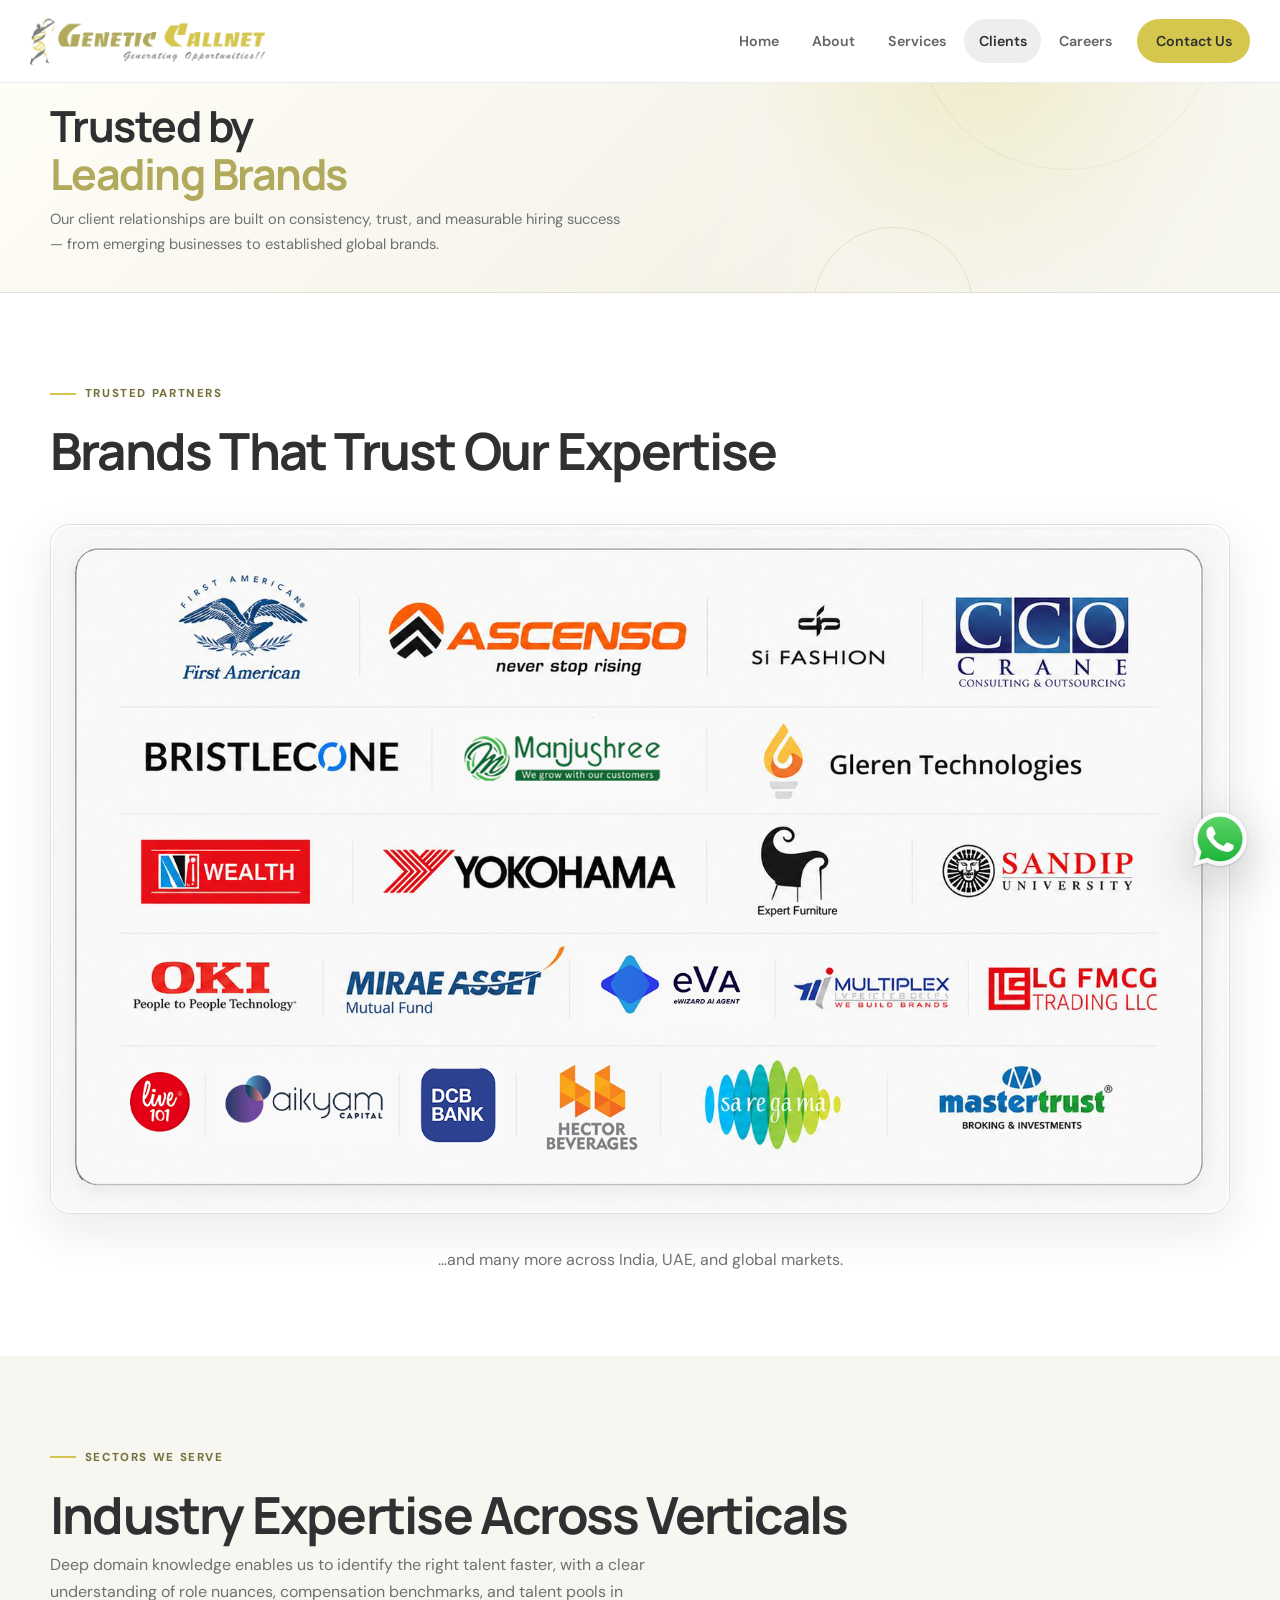
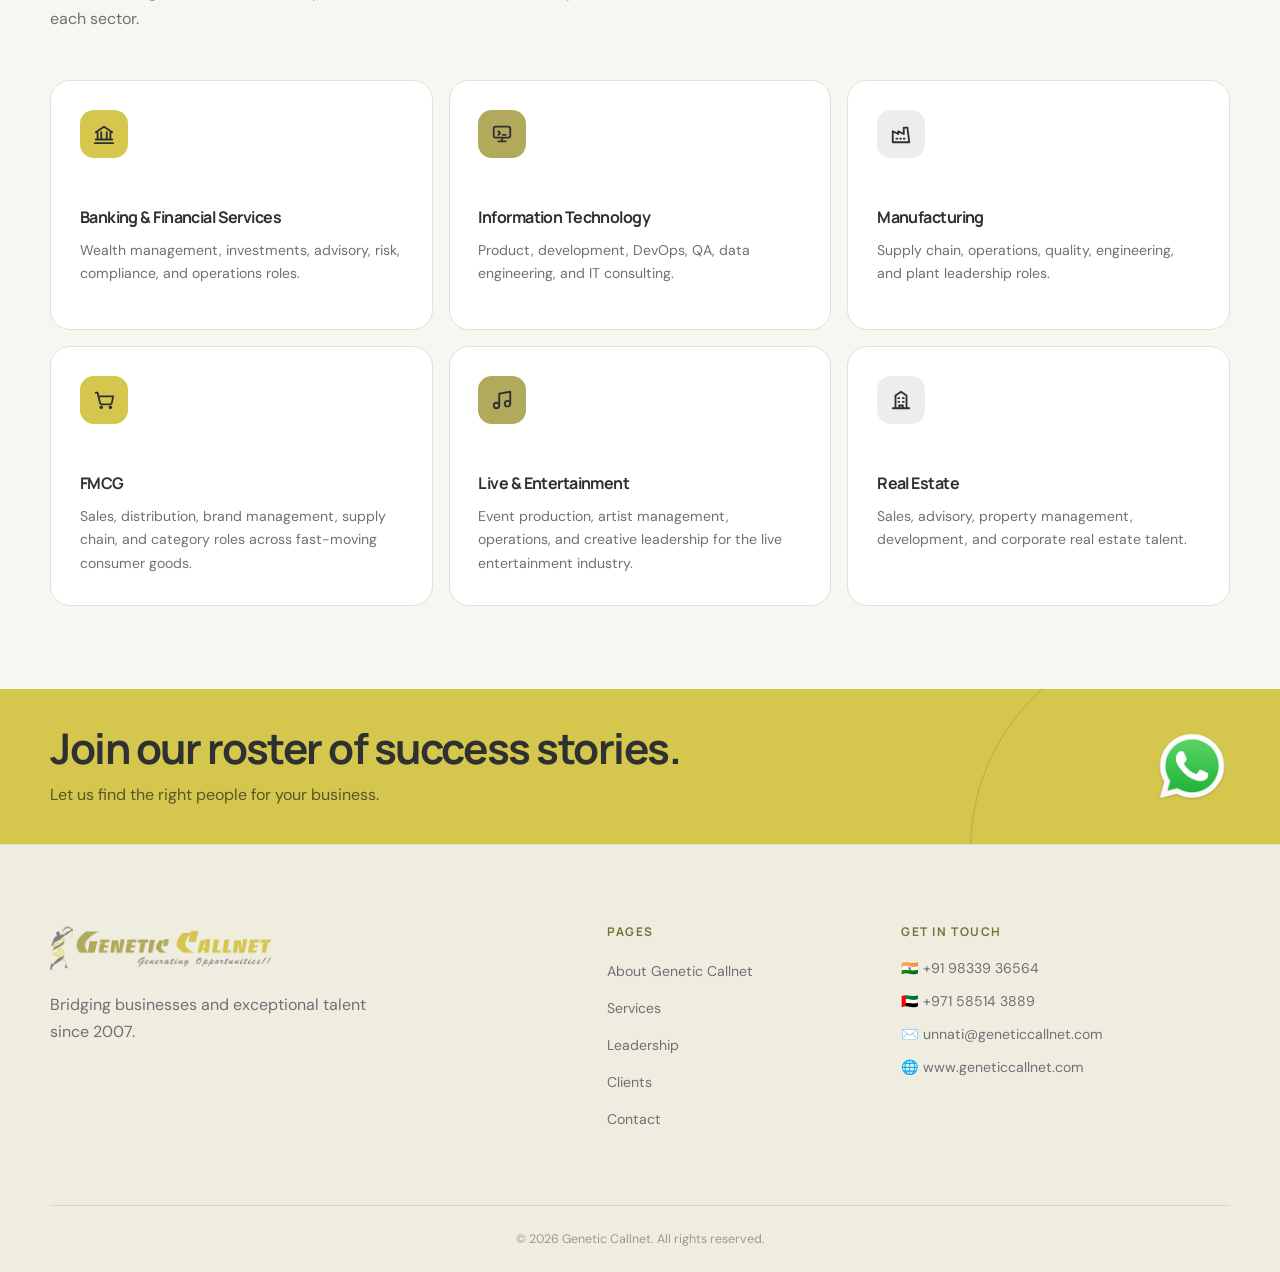
<file: clients.html>
<!DOCTYPE html>
<html lang="en">
<head>
  <meta charset="UTF-8" />
  <meta name="viewport" content="width=device-width, initial-scale=1.0" />
  <meta name="description" content="See the industries and business sectors supported by Genetic Callnet, including banking, finance, information technology, manufacturing, FMCG, entertainment, and real estate." />
  <meta name="robots" content="index, follow, max-image-preview:large" />
  <link rel="canonical" href="https://www.geneticcallnet.com/clients.html" />
  <meta property="og:title" content="Clients & Industries | Genetic Callnet" />
  <meta property="og:description" content="Industry-focused recruitment expertise for businesses across India, the UAE, and global markets." />
  <meta property="og:type" content="website" />
  <meta property="og:url" content="https://www.geneticcallnet.com/clients.html" />
  <meta property="og:image" content="https://www.geneticcallnet.com/WORLDMAPGOLD.png" />
  <meta name="twitter:card" content="summary_large_image" />
  <title>Clients & Industries – Genetic Callnet</title>
  <link rel="stylesheet" href="style.css" />
  <script type="application/ld+json">
  {
    "@context":"https://schema.org",
    "@type":"CollectionPage",
    "url":"https://www.geneticcallnet.com/clients.html",
    "name":"Clients and Industries",
    "description":"The industries and business sectors supported by Genetic Callnet's recruitment and HR teams.",
    "about":{"@id":"https://www.geneticcallnet.com/#organization"}
  }
  </script>
</head>
<body>
  <nav class="nav" id="nav">
    <div class="nav-inner">
      <a href="index.html" class="logo"><img src="GCLogo-transparent.png" alt="Genetic Callnet" class="logo-img" /></a>
      <button class="hamburger" id="hamburger" aria-label="Menu"><span></span><span></span><span></span></button>
      <ul class="nav-links" id="nav-links">
        <li><a href="index.html">Home</a></li>
        <li class="nav-item" id="about-dropdown">
          <button class="dropdown-toggle">About</button>
          <div class="dropdown-menu">
            <a href="about.html">Genetic Callnet</a>
            <a href="leadership.html">Leadership Team</a>
          </div>
        </li>
        <li><a href="services.html">Services</a></li>
        <li><a href="clients.html" class="active">Clients</a></li>
        <li><a href="careers.html">Careers</a></li>
        <li><a href="contact.html" class="nav-cta">Contact Us</a></li>
      </ul>
    </div>
  </nav>

  <section class="page-hero">
    <div class="page-hero-bg"></div>
    <div class="container">
      <h1>Trusted by<br/><em>Leading Brands</em></h1>
      <p class="hero-sub" style="max-width:580px">Our client relationships are built on consistency, trust, and measurable hiring success — from emerging businesses to established global brands.</p>
    </div>
  </section>

  <!-- BRANDS SHOWCASE -->
  <section class="section">
    <div class="container">
      <span class="tag">Trusted Partners</span>
      <h2 style="margin-bottom:2.5rem">Brands That Trust Our Expertise</h2>
      <div class="brands-logo-wrap">
        <img src="Logos.png" alt="Our Clients – First American, Ascenso, Si Fashion, Crane CCO, Bristlecone, Manjushree, Gleren Technologies, NJ Wealth, Yokohama, Expert Furniture, Sandip University, OKI, Mirae Asset, eVA, Multiplex, LG FMCG, Live 101, Aikyam Capital, DCB Bank, Hector Beverages, Saregama, Mastertrust" class="brands-logo-img" />
      </div>
      <p style="text-align:center;color:var(--text-muted);margin-top:2rem">…and many more across India, UAE, and global markets.</p>
    </div>
  </section>

  <!-- INDUSTRIES -->
  <section class="section" style="background:var(--bg-alt)">
    <div class="container">
      <span class="tag">Sectors We Serve</span>
      <h2 style="margin-bottom:0.5rem">Industry Expertise Across Verticals</h2>
      <p style="color:var(--text-muted);margin-bottom:3rem;max-width:600px">Deep domain knowledge enables us to identify the right talent faster, with a clear understanding of role nuances, compensation benchmarks, and talent pools in each sector.</p>
      <div class="industry-grid">
        <div class="industry-card">
          <span class="ind-icon">🏦</span>
          <h4>Banking &amp; Financial Services</h4>
          <p>Wealth management, investments, advisory, risk, compliance, and operations roles.</p>
        </div>
        <div class="industry-card">
          <span class="ind-icon">💻</span>
          <h4>Information Technology</h4>
          <p>Product, development, DevOps, QA, data engineering, and IT consulting.</p>
        </div>
        <div class="industry-card">
          <span class="ind-icon">🏭</span>
          <h4>Manufacturing</h4>
          <p>Supply chain, operations, quality, engineering, and plant leadership roles.</p>
        </div>
        <div class="industry-card">
          <span class="ind-icon">🛒</span>
          <h4>FMCG</h4>
          <p>Sales, distribution, brand management, supply chain, and category roles across fast-moving consumer goods.</p>
        </div>
        <div class="industry-card">
          <span class="ind-icon">🎭</span>
          <h4>Live &amp; Entertainment</h4>
          <p>Event production, artist management, operations, and creative leadership for the live entertainment industry.</p>
        </div>
        <div class="industry-card">
          <span class="ind-icon">🏢</span>
          <h4>Real Estate</h4>
          <p>Sales, advisory, property management, development, and corporate real estate talent.</p>
        </div>
      </div>
    </div>
  </section>

  <section class="cta-banner">
    <div class="container cta-inner">
      <div><h2>Join our roster of success stories.</h2><p>Let us find the right people for your business.</p></div>
      <a href="https://wa.link/q0jb32" class="whatsapp-icon-link" target="_blank" rel="noopener" aria-label="Chat on WhatsApp"><img src="WhatsApp_icon.png" alt="" /></a>
    </div>
  </section>

  <footer class="footer">
    <div class="container footer-grid">
      <div class="footer-brand"><a href="index.html" class="logo logo-light"><img src="GCLogo-transparent.png" alt="Genetic Callnet" class="logo-img logo-img--footer" /></a><p>Bridging businesses and exceptional talent since 2007.</p></div>
      <div class="footer-links"><h4>Pages</h4><ul>
        <li><a href="about.html">About Genetic Callnet</a></li><li><a href="services.html">Services</a></li>
        <li><a href="leadership.html">Leadership</a></li>
        <li><a href="clients.html">Clients</a></li>
        <li><a href="contact.html">Contact</a></li>
      </ul></div>
      <div class="footer-contact"><h4>Get in Touch</h4>
        <p>🇮🇳 +91 98339 36564</p><p>🇦🇪 +971 58514 3889</p>
        <p>✉️ unnati@geneticcallnet.com</p><p>🌐 www.geneticcallnet.com</p>
      </div>
    </div>
    <div class="footer-bottom"><p>© 2026 Genetic Callnet. All rights reserved.</p></div>
  </footer>
  <script src="main.js"></script>
</body>
</html>
</file>
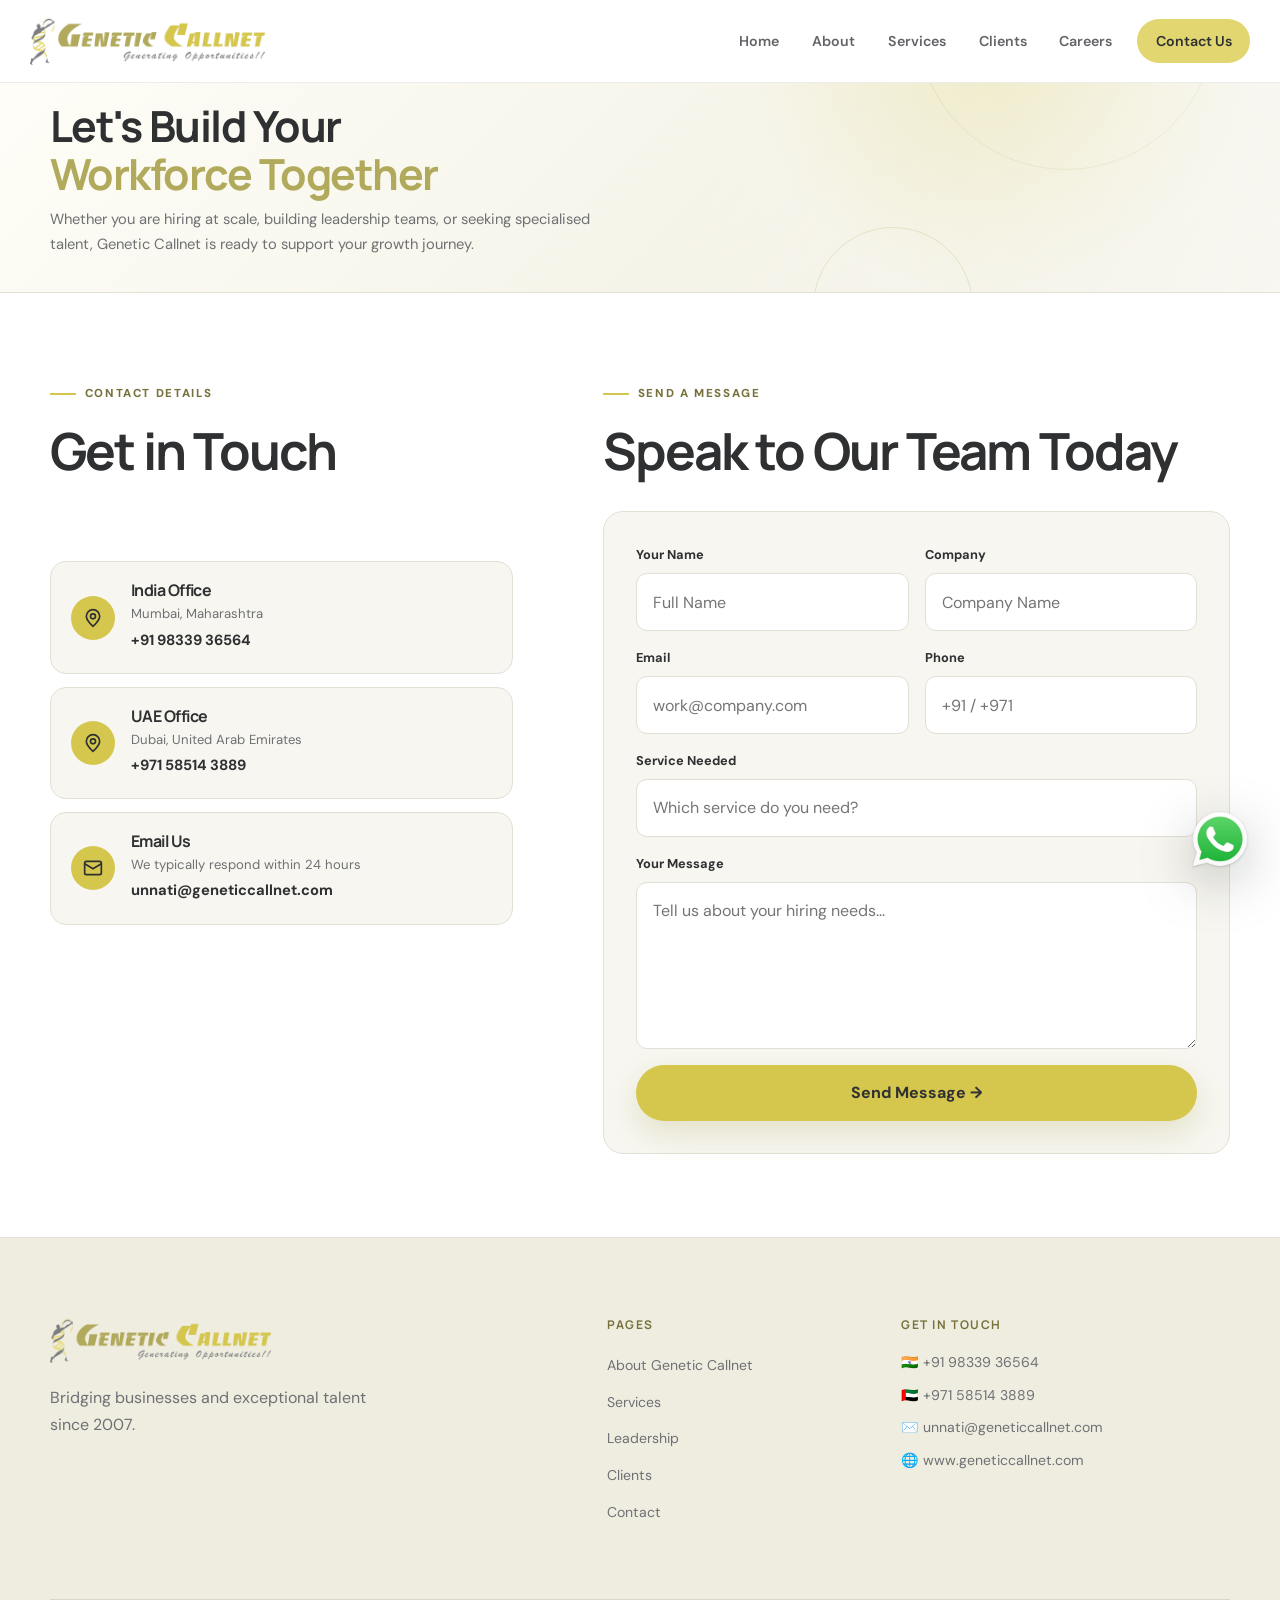
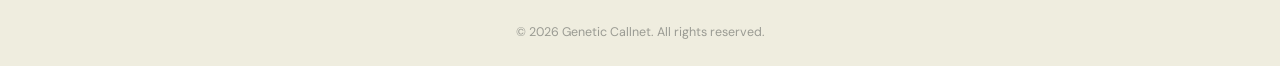
<file: contact.html>
<!DOCTYPE html>
<html lang="en">
<head>
  <meta charset="UTF-8" />
  <meta name="viewport" content="width=device-width, initial-scale=1.0" />
  <meta name="description" content="Contact Genetic Callnet for recruitment, executive search, RPO, contract staffing, global hiring, and HR consulting support from India and the UAE." />
  <meta name="robots" content="index, follow, max-image-preview:large" />
  <link rel="canonical" href="https://www.geneticcallnet.com/contact.html" />
  <meta property="og:title" content="Contact Genetic Callnet | Recruitment Experts" />
  <meta property="og:description" content="Talk to Genetic Callnet about your hiring needs. Share your requirements through our contact form or WhatsApp." />
  <meta property="og:type" content="website" />
  <meta property="og:url" content="https://www.geneticcallnet.com/contact.html" />
  <meta property="og:image" content="https://www.geneticcallnet.com/WORLDMAPGOLD.png" />
  <meta name="twitter:card" content="summary_large_image" />
  <title>Contact – Genetic Callnet</title>
  <link rel="stylesheet" href="style.css" />
  <script type="application/ld+json">
  {
    "@context":"https://schema.org",
    "@type":"ContactPage",
    "url":"https://www.geneticcallnet.com/contact.html",
    "name":"Contact Genetic Callnet",
    "description":"Contact Genetic Callnet's recruitment and HR solutions team.",
    "about":{"@id":"https://www.geneticcallnet.com/#organization"}
  }
  </script>
</head>
<body>
  <nav class="nav" id="nav">
    <div class="nav-inner">
      <a href="index.html" class="logo"><img src="GCLogo-transparent.png" alt="Genetic Callnet" class="logo-img" /></a>
      <button class="hamburger" id="hamburger" aria-label="Menu"><span></span><span></span><span></span></button>
      <ul class="nav-links" id="nav-links">
        <li><a href="index.html">Home</a></li>
        <li class="nav-item" id="about-dropdown">
          <button class="dropdown-toggle">About</button>
          <div class="dropdown-menu">
            <a href="about.html">Genetic Callnet</a>
            <a href="leadership.html">Leadership Team</a>
          </div>
        </li>
        <li><a href="services.html">Services</a></li>
        <li><a href="clients.html">Clients</a></li>
        <li><a href="careers.html">Careers</a></li>
        <li><a href="contact.html" class="nav-cta active">Contact Us</a></li>
      </ul>
    </div>
  </nav>

  <section class="page-hero">
    <div class="page-hero-bg"></div>
    <div class="container">
      <h1>Let's Build Your<br/><em>Workforce Together</em></h1>
      <p class="hero-sub" style="max-width:560px">Whether you are hiring at scale, building leadership teams, or seeking specialised talent, Genetic Callnet is ready to support your growth journey.</p>
    </div>
  </section>

  <section class="section">
    <div class="container contact-layout">

      <div class="contact-info-col">
        <span class="tag">Contact Details</span>
        <h2>Get in Touch</h2>

        <div class="contact-cards">
          <div class="contact-card">
            <div class="contact-card-icon">🇮🇳</div>
            <div>
              <h4>India Office</h4>
              <p>Mumbai, Maharashtra</p>
              <a href="tel:+919833936564" class="contact-link">+91 98339 36564</a>
            </div>
          </div>

          <div class="contact-card">
            <div class="contact-card-icon">🇦🇪</div>
            <div>
              <h4>UAE Office</h4>
              <p>Dubai, United Arab Emirates</p>
              <a href="tel:+971585143889" class="contact-link">+971 58514 3889</a>
            </div>
          </div>

          <div class="contact-card">
            <div class="contact-card-icon">✉️</div>
            <div>
              <h4>Email Us</h4>
              <p>We typically respond within 24 hours</p>
              <a href="mailto:unnati@geneticcallnet.com" class="contact-link">unnati@geneticcallnet.com</a>
            </div>
          </div>

        </div>
      </div>

      <div class="contact-form-col">
        <span class="tag">Send a Message</span>
        <h2>Speak to Our Team Today</h2>
        <form class="contact-form google-submission-form" action="https://docs.google.com/forms/d/e/1FAIpQLSe72ptVBBuzvmOgkGl2XfKr7AvhUFFul5BnNWyT8NK-lw9Vfg/formResponse" method="post" target="google-form-submit" onsubmit="return handleGoogleFormSubmit(this)">
          <div class="form-row">
            <div class="form-group">
              <label for="google-name">Your Name</label>
              <input id="google-name" name="entry.2064713838" type="text" placeholder="Full Name" autocomplete="name" required />
            </div>
            <div class="form-group">
              <label for="google-company">Company</label>
              <input id="google-company" name="entry.1839587525" type="text" placeholder="Company Name" autocomplete="organization" required />
            </div>
          </div>
          <div class="form-row">
            <div class="form-group">
              <label for="google-email">Email</label>
              <input id="google-email" name="entry.2058367858" type="email" placeholder="work@company.com" autocomplete="email" required />
            </div>
            <div class="form-group">
              <label for="google-phone">Phone</label>
              <input id="google-phone" name="entry.320408840" type="tel" placeholder="+91 / +971" autocomplete="tel" required />
            </div>
          </div>
          <div class="form-group">
            <label for="google-service">Service Needed</label>
            <input id="google-service" name="entry.2131052070" type="text" placeholder="Which service do you need?" required />
          </div>
          <div class="form-group">
            <label for="google-message">Your Message</label>
            <textarea id="google-message" name="entry.514212636" placeholder="Tell us about your hiring needs..." rows="5" required></textarea>
          </div>
          <button class="btn btn-primary btn-full" type="submit">Send Message →</button>
          <p class="google-form-success" aria-live="polite" hidden>Thank you — your message has been submitted.</p>
        </form>
        <iframe name="google-form-submit" class="google-form-submit-frame" title="Google Form submission" aria-hidden="true"></iframe>
        <div class="contact-form legacy-contact-form">
          <iframe class="google-form-frame" src="https://docs.google.com/forms/d/e/1FAIpQLSe72ptVBBuzvmOgkGl2XfKr7AvhUFFul5BnNWyT8NK-lw9Vfg/viewform?embedded=true" title="Contact Genetic Callnet" loading="lazy"></iframe>
          <div class="form-row">
            <div class="form-group">
              <label>Your Name</label>
              <input type="text" id="contact-name" placeholder="Full Name" required />
            </div>
            <div class="form-group">
              <label>Company</label>
              <input type="text" id="contact-company" placeholder="Company Name" />
            </div>
          </div>
          <div class="form-row">
            <div class="form-group">
              <label>Email</label>
              <input type="email" id="contact-email" placeholder="work@company.com" required />
            </div>
            <div class="form-group">
              <label>Phone</label>
              <input type="tel" id="contact-phone" placeholder="+91 / +971" required />
            </div>
          </div>
          <div class="form-group">
            <label>Service Needed</label>
            <select id="contact-service" required>
              <option value="">Select a Service</option>
              <option>Permanent Recruitment</option>
              <option>RPO</option>
              <option>Contract Staffing</option>
              <option>Executive Search</option>
              <option>Global Recruitment</option>
              <option>Recruitment Research Advisory</option>
              <option>Training & Development</option>
              <option>Background Verification</option>
              <option>Other</option>
            </select>
          </div>
          <div class="form-group">
            <label>Your Message</label>
            <textarea id="contact-message" placeholder="Tell us about your hiring needs, the roles you're looking to fill, or any questions you have..." rows="5" required></textarea>
          </div>
          <button class="btn btn-primary btn-full" onclick="handleFormSubmit(this)">Send Message →</button>
          <p id="form-success" style="display:none;color:#b89400;margin-top:1rem;font-weight:500">✅ Thank you! We'll be in touch shortly.</p>
        </div>
      </div>

    </div>
  </section>

  <footer class="footer">
    <div class="container footer-grid">
      <div class="footer-brand"><a href="index.html" class="logo logo-light"><img src="GCLogo-transparent.png" alt="Genetic Callnet" class="logo-img logo-img--footer" /></a><p>Bridging businesses and exceptional talent since 2007.</p></div>
      <div class="footer-links"><h4>Pages</h4><ul>
        <li><a href="about.html">About Genetic Callnet</a></li><li><a href="services.html">Services</a></li>
        <li><a href="leadership.html">Leadership</a></li>
        <li><a href="clients.html">Clients</a></li>
        <li><a href="contact.html">Contact</a></li>
      </ul></div>
      <div class="footer-contact"><h4>Get in Touch</h4>
        <p>🇮🇳 +91 98339 36564</p><p>🇦🇪 +971 58514 3889</p>
        <p>✉️ unnati@geneticcallnet.com</p><p>🌐 www.geneticcallnet.com</p>
      </div>
    </div>
    <div class="footer-bottom"><p>© 2026 Genetic Callnet. All rights reserved.</p></div>
  </footer>
  <script>
    function handleGoogleFormSubmit(form) {
      const button = form.querySelector('button[type="submit"]');
      const success = form.querySelector('.google-form-success');
      button.disabled = true;
      button.textContent = 'Message Sent ✓';
      success.hidden = false;
      window.setTimeout(() => form.reset(), 900);
      return true;
    }
  </script>
  <script src="main.js"></script>
</body>
</html>
</file>
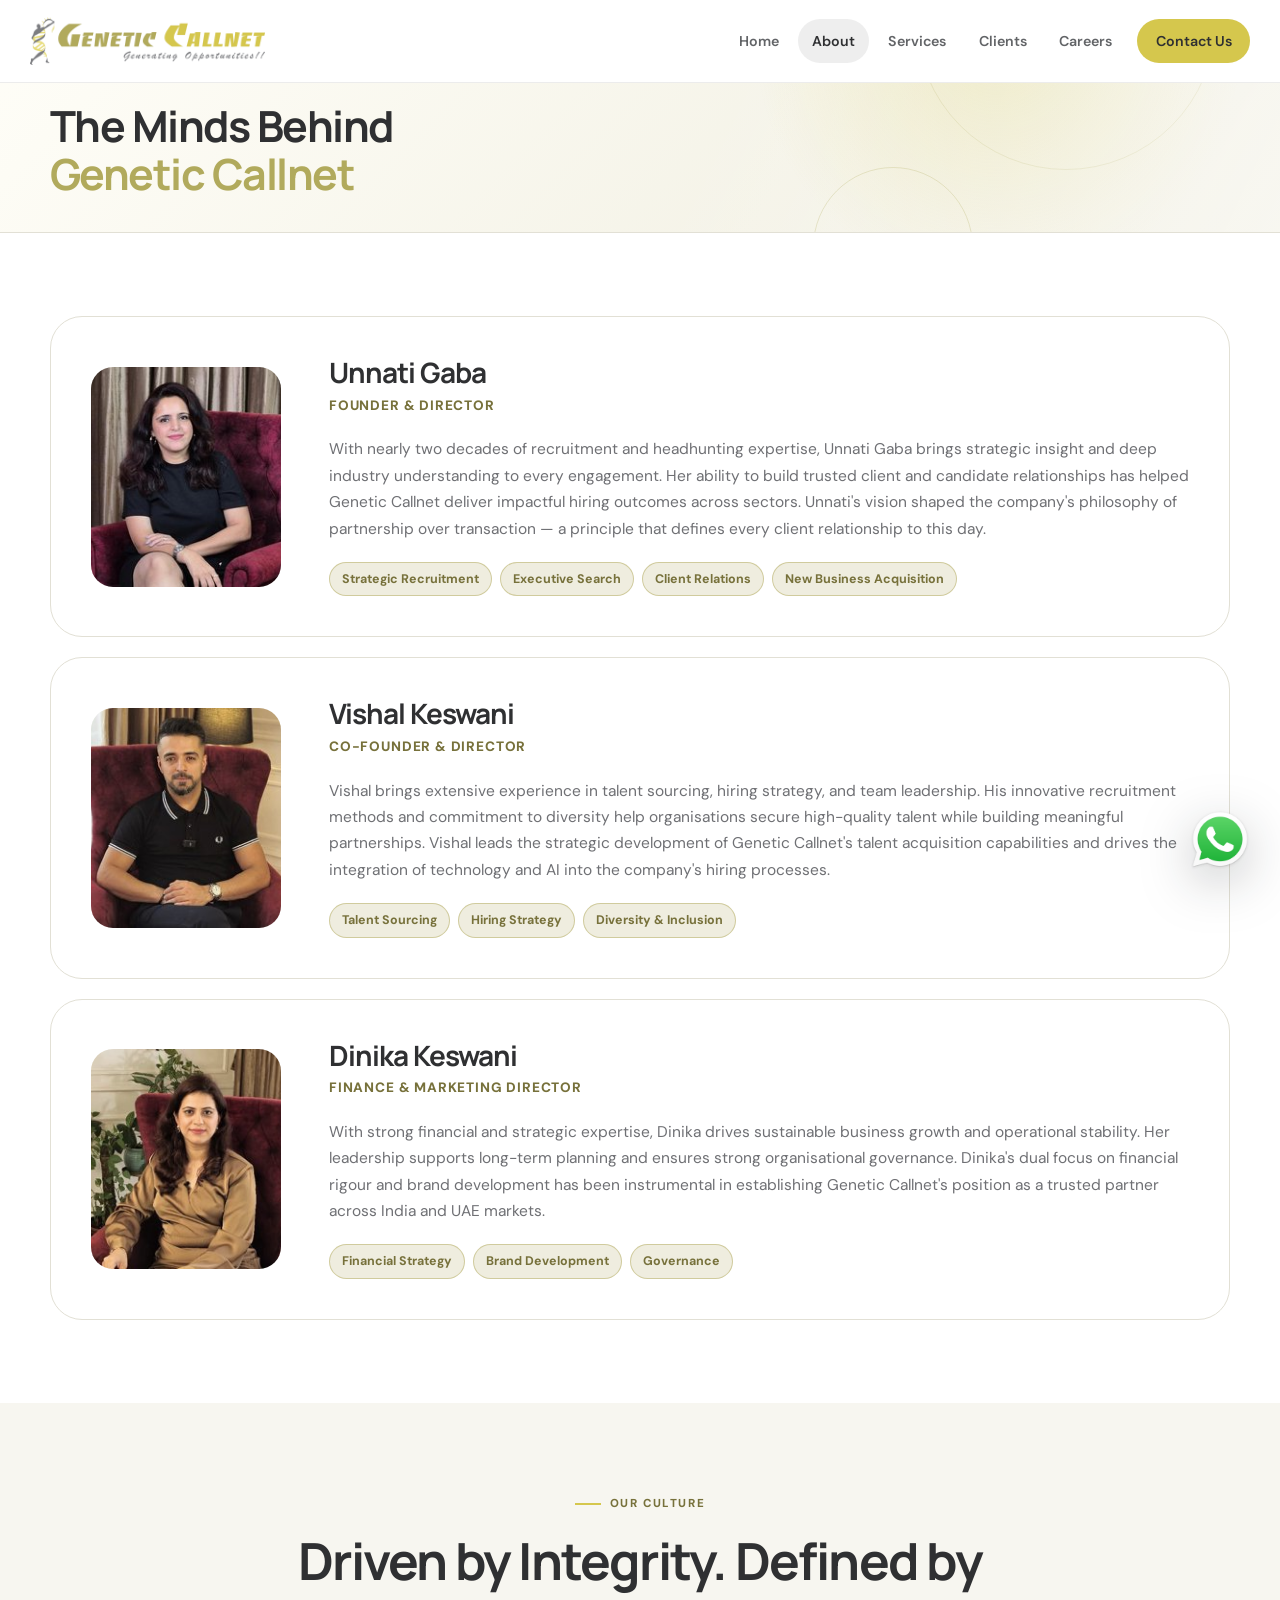
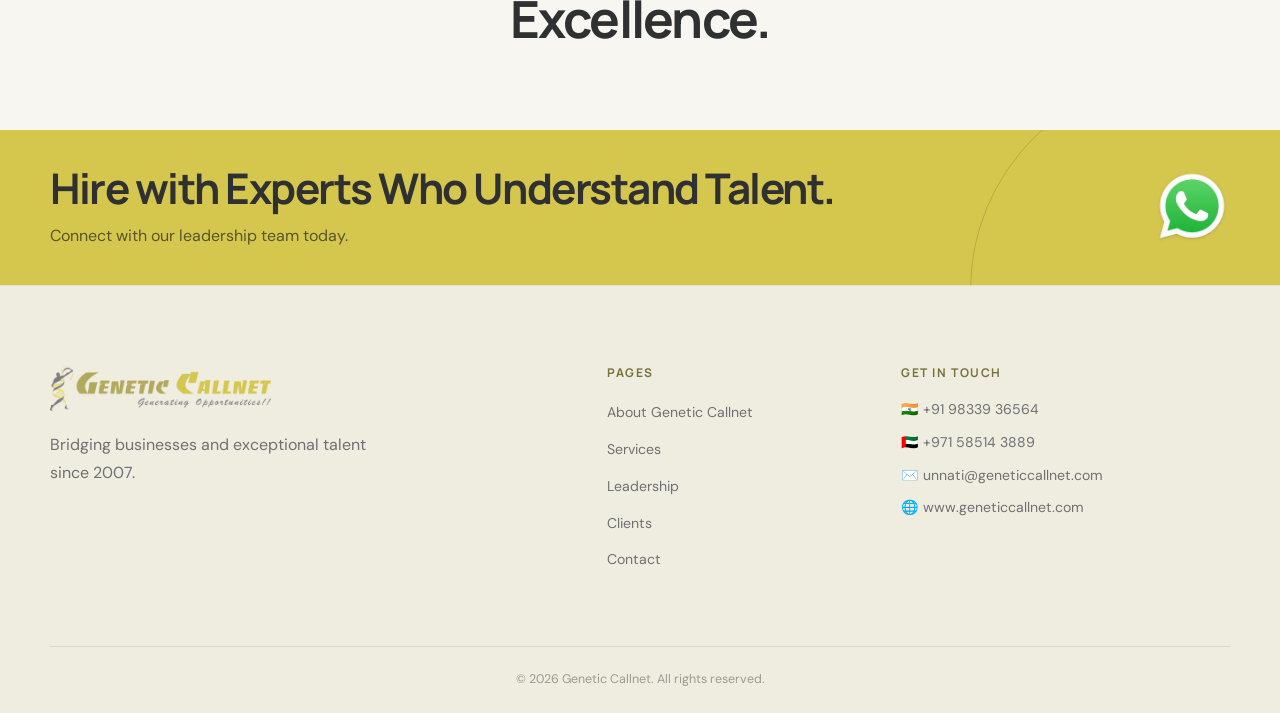
<file: leadership.html>
<!DOCTYPE html>
<html lang="en">
<head>
  <meta charset="UTF-8" />
  <meta name="viewport" content="width=device-width, initial-scale=1.0" />
  <meta name="description" content="Meet the Genetic Callnet leadership team guiding strategic recruitment, executive search, AI-enabled talent acquisition, and workforce solutions across India and the UAE." />
  <meta name="robots" content="index, follow, max-image-preview:large" />
  <link rel="canonical" href="https://www.geneticcallnet.com/leadership.html" />
  <meta property="og:title" content="Genetic Callnet Leadership Team" />
  <meta property="og:description" content="Meet the leaders behind Genetic Callnet's trusted recruitment partnerships and talent solutions." />
  <meta property="og:type" content="profile" />
  <meta property="og:url" content="https://www.geneticcallnet.com/leadership.html" />
  <meta property="og:image" content="https://www.geneticcallnet.com/WORLDMAPGOLD.png" />
  <meta name="twitter:card" content="summary_large_image" />
  <title>Leadership – Genetic Callnet</title>
  <link rel="stylesheet" href="style.css" />
  <script type="application/ld+json">
  {
    "@context":"https://schema.org",
    "@type":"AboutPage",
    "url":"https://www.geneticcallnet.com/leadership.html",
    "name":"Genetic Callnet Leadership Team",
    "description":"The leadership team behind Genetic Callnet's recruitment and HR solutions.",
    "about":{"@id":"https://www.geneticcallnet.com/#organization"}
  }
  </script>
</head>
<body>
  <nav class="nav" id="nav">
    <div class="nav-inner">
      <a href="index.html" class="logo"><img src="GCLogo-transparent.png" alt="Genetic Callnet" class="logo-img" /></a>
      <button class="hamburger" id="hamburger" aria-label="Menu"><span></span><span></span><span></span></button>
      <ul class="nav-links" id="nav-links">
        <li><a href="index.html">Home</a></li>
        <li class="nav-item" id="about-dropdown">
          <button class="dropdown-toggle active">About</button>
          <div class="dropdown-menu">
            <a href="about.html">Genetic Callnet</a>
            <a href="leadership.html" class="active">Leadership Team</a>
          </div>
        </li>
        <li><a href="services.html">Services</a></li>
        <li><a href="clients.html">Clients</a></li>
        <li><a href="careers.html">Careers</a></li>
        <li><a href="contact.html" class="nav-cta">Contact Us</a></li>
      </ul>
    </div>
  </nav>

  <section class="page-hero">
    <div class="page-hero-bg"></div>
    <div class="container">
      <h1>The Minds Behind<br/><em>Genetic Callnet</em></h1>
    </div>
  </section>

  <section class="section">
    <div class="container">
      <div class="leaders-grid">

        <div class="leader-card leader-featured">
          <div class="leader-avatar leader-avatar--photo">
            <img src="unnati-gaba.png" alt="Unnati Gaba" />
          </div>
          <div class="leader-info">
            <h3>Unnati Gaba</h3>
            <p class="leader-title">Founder &amp; Director</p>
            <p class="leader-bio">With nearly two decades of recruitment and headhunting expertise, Unnati Gaba brings strategic insight and deep industry understanding to every engagement. Her ability to build trusted client and candidate relationships has helped Genetic Callnet deliver impactful hiring outcomes across sectors. Unnati's vision shaped the company's philosophy of partnership over transaction — a principle that defines every client relationship to this day.</p>
            <div class="leader-expertise">
              <span>Strategic Recruitment</span>
              <span>Executive Search</span>
              <span>Client Relations</span>
              <span>New Business Acquisition</span>
            </div>
          </div>
        </div>

        <div class="leader-card leader-featured">
          <div class="leader-avatar leader-avatar--photo">
            <img src="vishal-keswani.png" alt="Vishal Keswani" />
          </div>
          <div class="leader-info">
            <h3>Vishal Keswani</h3>
            <p class="leader-title">Co-Founder &amp; Director</p>
            <p class="leader-bio">Vishal brings extensive experience in talent sourcing, hiring strategy, and team leadership. His innovative recruitment methods and commitment to diversity help organisations secure high-quality talent while building meaningful partnerships. Vishal leads the strategic development of Genetic Callnet's talent acquisition capabilities and drives the integration of technology and AI into the company's hiring processes.</p>
            <div class="leader-expertise">
              <span>Talent Sourcing</span>
              <span>Hiring Strategy</span>
              <span>Diversity & Inclusion</span>
            </div>
          </div>
        </div>

        <div class="leader-card leader-featured">
          <div class="leader-avatar leader-avatar--photo">
            <img src="dinika-keswani.png" alt="Dinika Keswani" />
          </div>
          <div class="leader-info">
            <h3>Dinika Keswani</h3>
            <p class="leader-title">Finance &amp; Marketing Director</p>
            <p class="leader-bio">With strong financial and strategic expertise, Dinika drives sustainable business growth and operational stability. Her leadership supports long-term planning and ensures strong organisational governance. Dinika's dual focus on financial rigour and brand development has been instrumental in establishing Genetic Callnet's position as a trusted partner across India and UAE markets.</p>
            <div class="leader-expertise">
              <span>Financial Strategy</span>
              <span>Brand Development</span>
              <span>Governance</span>
            </div>
          </div>
        </div>

      </div>
    </div>
  </section>

  <section class="section" style="background:var(--bg-alt)">
    <div class="container" style="text-align:center;max-width:700px">
      <span class="tag">Our Culture</span>
      <h2>Driven by Integrity. Defined by Excellence.</h2>
    </div>
  </section>

  <section class="cta-banner">
    <div class="container cta-inner">
      <div><h2>Hire with Experts Who Understand Talent.</h2><p>Connect with our leadership team today.</p></div>
      <a href="https://wa.link/q0jb32" class="whatsapp-icon-link" target="_blank" rel="noopener" aria-label="Chat on WhatsApp"><img src="WhatsApp_icon.png" alt="" /></a>
    </div>
  </section>

  <footer class="footer">
    <div class="container footer-grid">
      <div class="footer-brand"><a href="index.html" class="logo logo-light"><img src="GCLogo-transparent.png" alt="Genetic Callnet" class="logo-img logo-img--footer" /></a><p>Bridging businesses and exceptional talent since 2007.</p></div>
      <div class="footer-links"><h4>Pages</h4><ul>
        <li><a href="about.html">About Genetic Callnet</a></li><li><a href="services.html">Services</a></li>
        <li><a href="leadership.html">Leadership</a></li>
        <li><a href="clients.html">Clients</a></li>
        <li><a href="contact.html">Contact</a></li>
      </ul></div>
      <div class="footer-contact"><h4>Get in Touch</h4>
        <p>🇮🇳 +91 98339 36564</p><p>🇦🇪 +971 58514 3889</p>
        <p>✉️ unnati@geneticcallnet.com</p><p>🌐 www.geneticcallnet.com</p>
      </div>
    </div>
    <div class="footer-bottom"><p>© 2026 Genetic Callnet. All rights reserved.</p></div>
  </footer>
  <script src="main.js"></script>
</body>
</html>
</file>
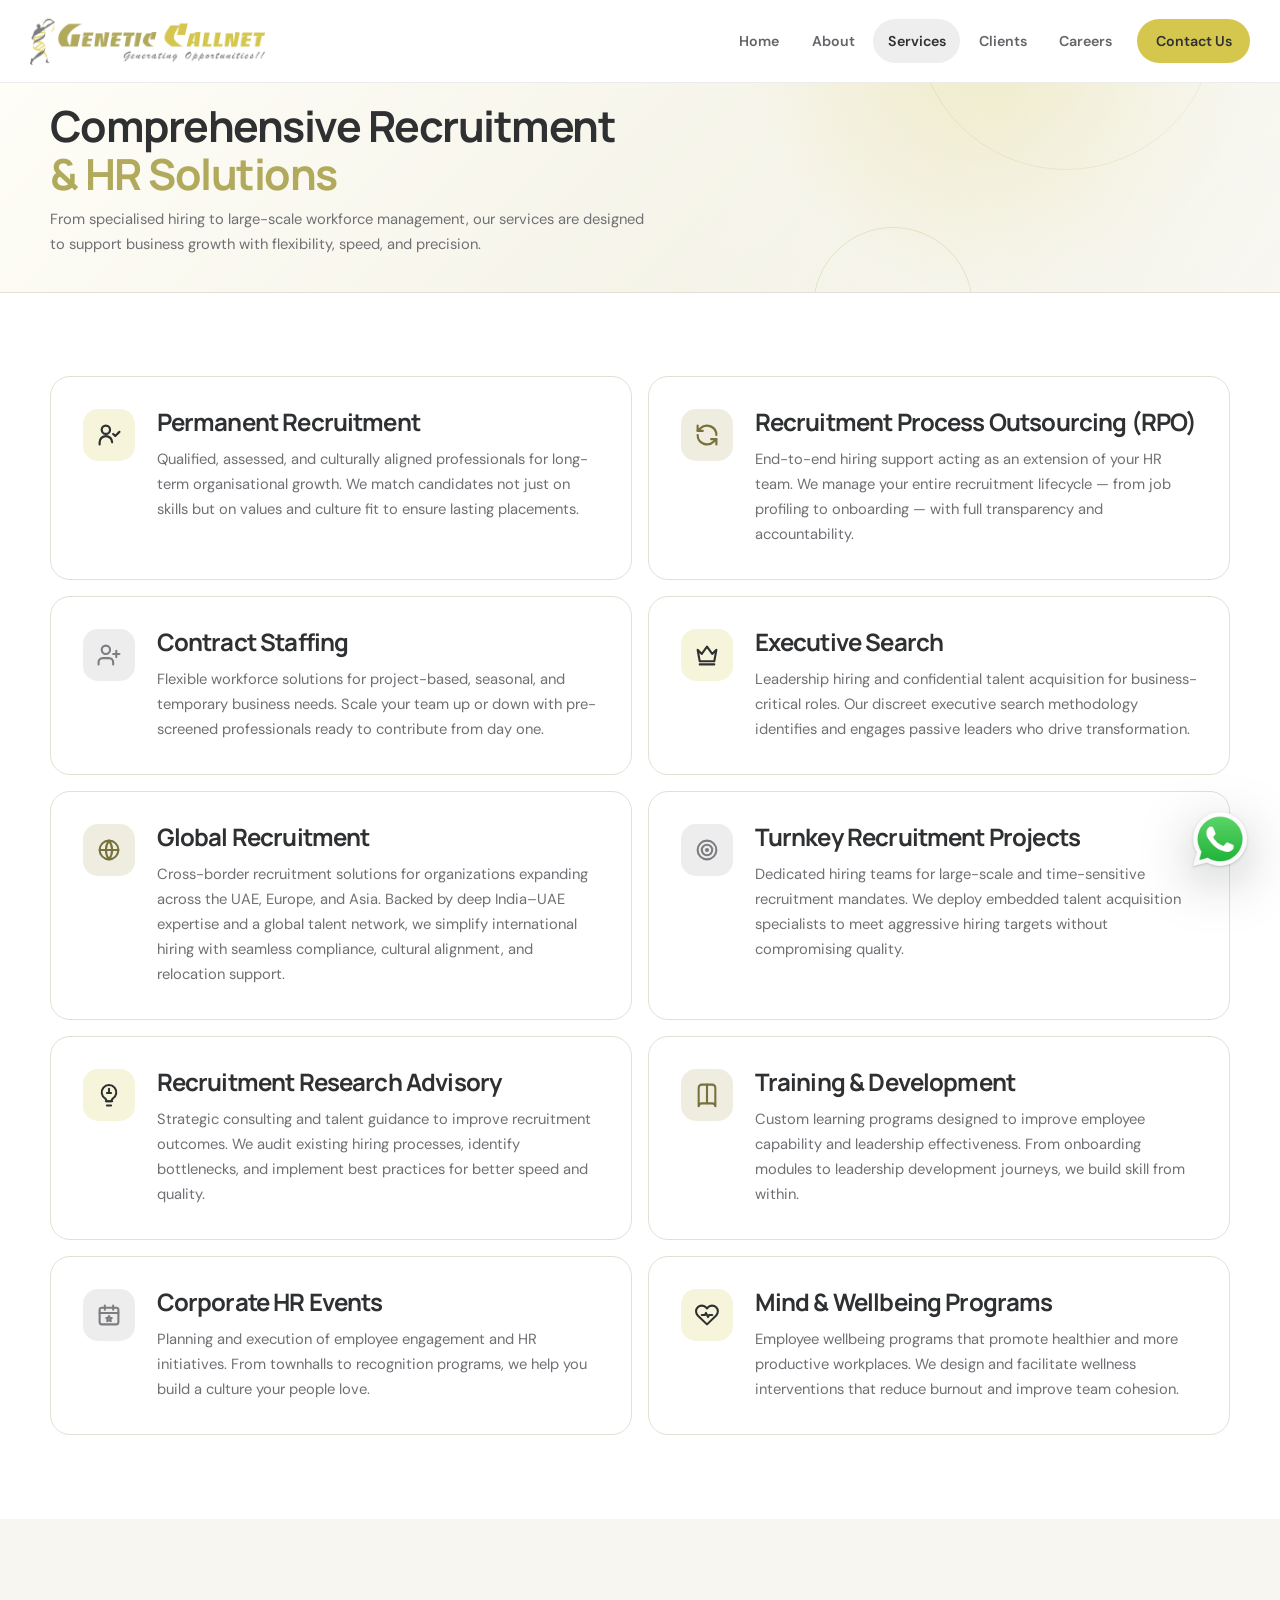
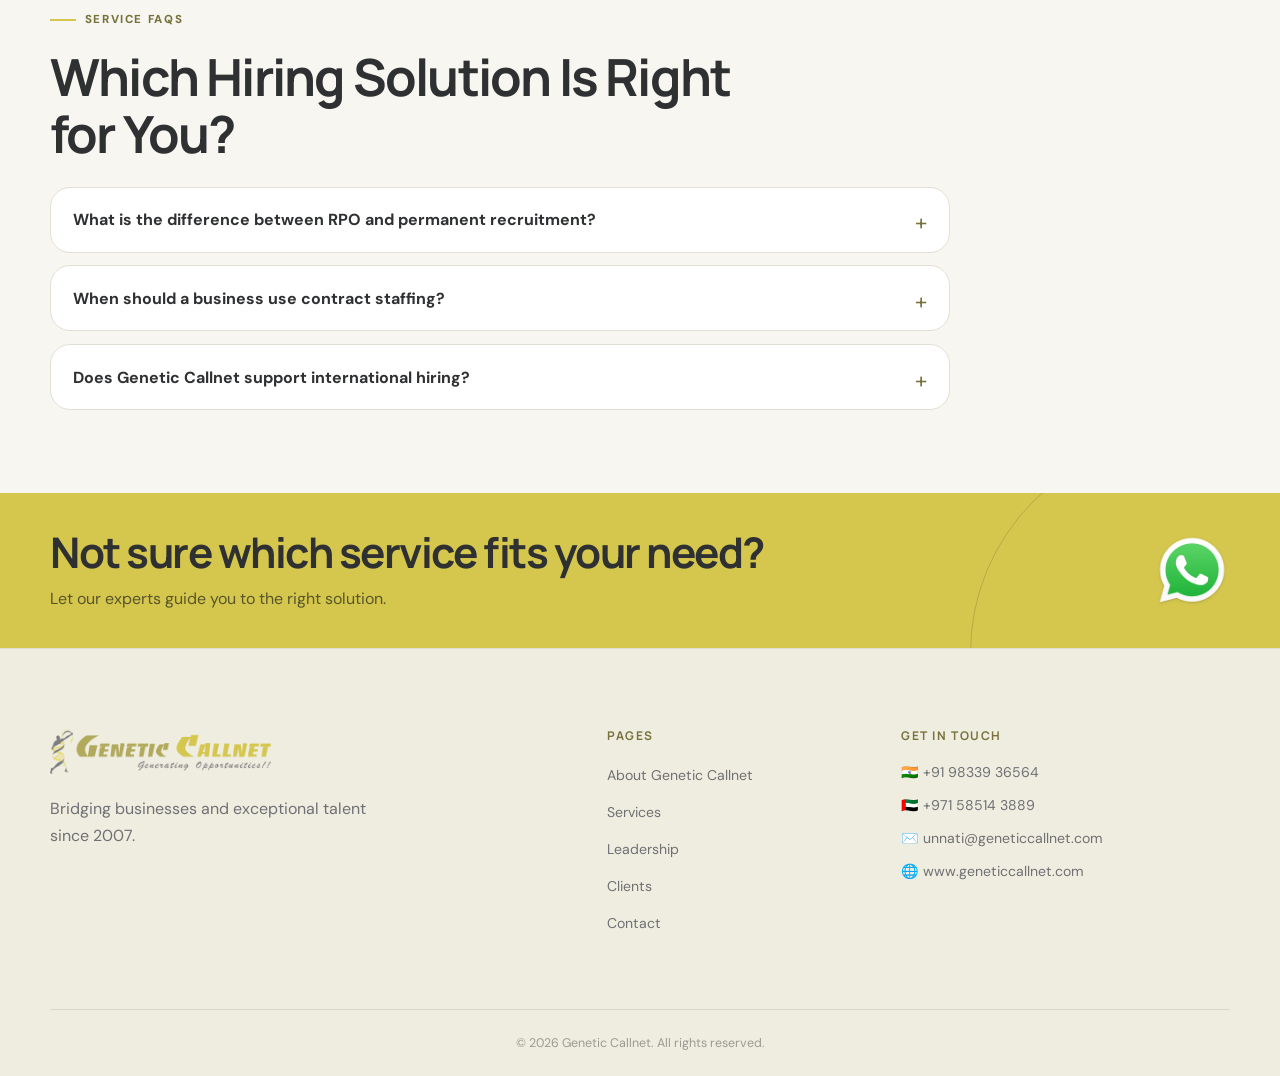
<file: services.html>
<!DOCTYPE html>
<html lang="en">
<head>
  <meta charset="UTF-8" />
  <meta name="viewport" content="width=device-width, initial-scale=1.0" />
  <meta name="description" content="Explore Genetic Callnet recruitment and HR services: permanent recruitment, RPO, executive search, contract staffing, global recruitment, turnkey hiring, advisory, training, HR events, and wellbeing programs." />
  <meta name="robots" content="index, follow, max-image-preview:large" />
  <link rel="canonical" href="https://www.geneticcallnet.com/services.html" />
  <meta property="og:title" content="Recruitment & HR Services | Genetic Callnet" />
  <meta property="og:description" content="Flexible recruitment and workforce solutions for permanent hiring, leadership search, RPO, contract staffing, and global expansion." />
  <meta property="og:type" content="website" />
  <meta property="og:url" content="https://www.geneticcallnet.com/services.html" />
  <meta property="og:image" content="https://www.geneticcallnet.com/WORLDMAPGOLD.png" />
  <meta name="twitter:card" content="summary_large_image" />
  <title>Services – Genetic Callnet</title>
  <link rel="stylesheet" href="style.css" />
  <script type="application/ld+json">
  {
    "@context":"https://schema.org",
    "@type":"CollectionPage",
    "url":"https://www.geneticcallnet.com/services.html",
    "name":"Recruitment and HR Services",
    "description":"Recruitment, RPO, executive search, staffing, global hiring, and workforce solutions from Genetic Callnet.",
    "about":{"@id":"https://www.geneticcallnet.com/#organization"},
    "mainEntity":{
      "@type":"ItemList",
      "itemListElement":[
        {"@type":"ListItem","position":1,"name":"Permanent Recruitment","url":"https://www.geneticcallnet.com/services.html#permanent-recruitment"},
        {"@type":"ListItem","position":2,"name":"Recruitment Process Outsourcing (RPO)","url":"https://www.geneticcallnet.com/services.html#rpo"},
        {"@type":"ListItem","position":3,"name":"Contract Staffing","url":"https://www.geneticcallnet.com/services.html#contract-staffing"},
        {"@type":"ListItem","position":4,"name":"Executive Search","url":"https://www.geneticcallnet.com/services.html#executive-search"},
        {"@type":"ListItem","position":5,"name":"Global Recruitment","url":"https://www.geneticcallnet.com/services.html#global-recruitment"},
        {"@type":"ListItem","position":6,"name":"Turnkey Recruitment Projects","url":"https://www.geneticcallnet.com/services.html#turnkey-recruitment-projects"},
        {"@type":"ListItem","position":7,"name":"Recruitment Research Advisory","url":"https://www.geneticcallnet.com/services.html#recruitment-research-advisory"},
        {"@type":"ListItem","position":8,"name":"Training and Development","url":"https://www.geneticcallnet.com/services.html#training-development"},
        {"@type":"ListItem","position":9,"name":"Corporate HR Events","url":"https://www.geneticcallnet.com/services.html#corporate-hr-events"},
        {"@type":"ListItem","position":10,"name":"Mind and Wellbeing Programs","url":"https://www.geneticcallnet.com/services.html#mental-wellness-programs"}
      ]
    }
  }
  </script>
</head>
<body>
  <nav class="nav" id="nav">
    <div class="nav-inner">
      <a href="index.html" class="logo"><img src="GCLogo-transparent.png" alt="Genetic Callnet" class="logo-img" /></a>
      <button class="hamburger" id="hamburger" aria-label="Menu"><span></span><span></span><span></span></button>
      <ul class="nav-links" id="nav-links">
        <li><a href="index.html">Home</a></li>
        <li class="nav-item" id="about-dropdown">
          <button class="dropdown-toggle">About</button>
          <div class="dropdown-menu">
            <a href="about.html">Genetic Callnet</a>
            <a href="leadership.html">Leadership Team</a>
          </div>
        </li>
        <li><a href="services.html" class="active">Services</a></li>
        <li><a href="clients.html">Clients</a></li>
        <li><a href="careers.html">Careers</a></li>
        <li><a href="contact.html" class="nav-cta">Contact Us</a></li>
      </ul>
    </div>
  </nav>

  <section class="page-hero">
    <div class="page-hero-bg"></div>
    <div class="container">
      <h1>Comprehensive Recruitment<br/><em>&amp; HR Solutions</em></h1>
      <p class="hero-sub" style="max-width:600px">From specialised hiring to large-scale workforce management, our services are designed to support business growth with flexibility, speed, and precision.</p>
    </div>
  </section>

  <section class="section">
    <div class="container">
      <div class="services-full-grid">

        <div class="svc-full-card" id="permanent-recruitment">
          <div class="svc-icon-box">👔</div>
          <div class="svc-content">
            <h3>Permanent Recruitment</h3>
            <p>Qualified, assessed, and culturally aligned professionals for long-term organisational growth. We match candidates not just on skills but on values and culture fit to ensure lasting placements.</p>
          </div>
        </div>

        <div class="svc-full-card" id="rpo">
          <div class="svc-icon-box">🔄</div>
          <div class="svc-content">
            <h3>Recruitment Process Outsourcing (RPO)</h3>
            <p>End-to-end hiring support acting as an extension of your HR team. We manage your entire recruitment lifecycle — from job profiling to onboarding — with full transparency and accountability.</p>
          </div>
        </div>

        <div class="svc-full-card" id="contract-staffing">
          <div class="svc-icon-box">⏱️</div>
          <div class="svc-content">
            <h3>Contract Staffing</h3>
            <p>Flexible workforce solutions for project-based, seasonal, and temporary business needs. Scale your team up or down with pre-screened professionals ready to contribute from day one.</p>
          </div>
        </div>

        <div class="svc-full-card" id="executive-search">
          <div class="svc-icon-box">🏆</div>
          <div class="svc-content">
            <h3>Executive Search</h3>
            <p>Leadership hiring and confidential talent acquisition for business-critical roles. Our discreet executive search methodology identifies and engages passive leaders who drive transformation.</p>
          </div>
        </div>

        <div class="svc-full-card" id="global-recruitment">
          <div class="svc-icon-box">✈️</div>
          <div class="svc-content">
            <h3>Global Recruitment</h3>
            <p>Cross-border recruitment solutions for organizations expanding across the UAE, Europe, and Asia. Backed by deep India–UAE expertise and a global talent network, we simplify international hiring with seamless compliance, cultural alignment, and relocation support.</p>
          </div>
        </div>

        <div class="svc-full-card" id="turnkey-recruitment-projects">
          <div class="svc-icon-box">🚀</div>
          <div class="svc-content">
            <h3>Turnkey Recruitment Projects</h3>
            <p>Dedicated hiring teams for large-scale and time-sensitive recruitment mandates. We deploy embedded talent acquisition specialists to meet aggressive hiring targets without compromising quality.</p>
          </div>
        </div>

        <div class="svc-full-card" id="recruitment-research-advisory">
          <div class="svc-icon-box">💡</div>
          <div class="svc-content">
            <h3>Recruitment Research Advisory</h3>
            <p>Strategic consulting and talent guidance to improve recruitment outcomes. We audit existing hiring processes, identify bottlenecks, and implement best practices for better speed and quality.</p>
          </div>
        </div>

        <div class="svc-full-card" id="training-development">
          <div class="svc-icon-box">📚</div>
          <div class="svc-content">
            <h3>Training &amp; Development</h3>
            <p>Custom learning programs designed to improve employee capability and leadership effectiveness. From onboarding modules to leadership development journeys, we build skill from within.</p>
          </div>
        </div>

        <div class="svc-full-card" id="corporate-hr-events">
          <div class="svc-icon-box">🎉</div>
          <div class="svc-content">
            <h3>Corporate HR Events</h3>
            <p>Planning and execution of employee engagement and HR initiatives. From townhalls to recognition programs, we help you build a culture your people love.</p>
          </div>
        </div>

        <div class="svc-full-card" id="mental-wellness-programs">
          <div class="svc-icon-box">🧠</div>
          <div class="svc-content">
            <h3>Mind &amp; Wellbeing Programs</h3>
            <p>Employee wellbeing programs that promote healthier and more productive workplaces. We design and facilitate wellness interventions that reduce burnout and improve team cohesion.</p>
          </div>
        </div>

      </div>
    </div>
  </section>

  <section class="faq-section section" id="service-faq">
    <div class="container">
      <span class="tag">Service FAQs</span>
      <h2>Which Hiring Solution Is Right for You?</h2>
      <div class="faq-list">
        <details class="faq-item">
          <summary>What is the difference between RPO and permanent recruitment?</summary>
          <p>Permanent recruitment fills specific roles with qualified long-term hires. RPO is an embedded recruitment model in which Genetic Callnet operates as an extension of your HR team and manages part or all of the hiring lifecycle.</p>
        </details>
        <details class="faq-item">
          <summary>When should a business use contract staffing?</summary>
          <p>Contract staffing is useful when you need skilled professionals for project-based, seasonal, temporary, or rapidly changing workforce requirements without making every role a permanent hire.</p>
        </details>
        <details class="faq-item">
          <summary>Does Genetic Callnet support international hiring?</summary>
          <p>Yes. Our global recruitment team supports cross-border hiring across the UAE, Europe, Asia, and other markets with talent sourcing, compliance coordination, cultural alignment, and relocation support.</p>
        </details>
      </div>
    </div>
  </section>

  <section class="cta-banner">
    <div class="container cta-inner">
      <div><h2>Not sure which service fits your need?</h2><p>Let our experts guide you to the right solution.</p></div>
      <a href="https://wa.link/q0jb32" class="whatsapp-icon-link" target="_blank" rel="noopener" aria-label="Chat on WhatsApp"><img src="WhatsApp_icon.png" alt="" /></a>
    </div>
  </section>

  <footer class="footer">
    <div class="container footer-grid">
      <div class="footer-brand"><a href="index.html" class="logo logo-light"><img src="GCLogo-transparent.png" alt="Genetic Callnet" class="logo-img logo-img--footer" /></a><p>Bridging businesses and exceptional talent since 2007.</p></div>
      <div class="footer-links"><h4>Pages</h4><ul>
        <li><a href="about.html">About Genetic Callnet</a></li><li><a href="services.html">Services</a></li>
        <li><a href="leadership.html">Leadership</a></li>
        <li><a href="clients.html">Clients</a></li>
        <li><a href="contact.html">Contact</a></li>
      </ul></div>
      <div class="footer-contact"><h4>Get in Touch</h4>
        <p>🇮🇳 +91 98339 36564</p><p>🇦🇪 +971 58514 3889</p>
        <p>✉️ unnati@geneticcallnet.com</p><p>🌐 www.geneticcallnet.com</p>
      </div>
    </div>
    <div class="footer-bottom"><p>© 2026 Genetic Callnet. All rights reserved.</p></div>
  </footer>
  <script src="main.js"></script>
  <script type="application/ld+json">
  {
    "@context":"https://schema.org",
    "@type":"FAQPage",
    "mainEntity":[
      {"@type":"Question","name":"What is the difference between RPO and permanent recruitment?","acceptedAnswer":{"@type":"Answer","text":"Permanent recruitment fills specific roles with qualified long-term hires. RPO is an embedded recruitment model in which Genetic Callnet operates as an extension of your HR team and manages part or all of the hiring lifecycle."}},
      {"@type":"Question","name":"When should a business use contract staffing?","acceptedAnswer":{"@type":"Answer","text":"Contract staffing is useful when you need skilled professionals for project-based, seasonal, temporary, or rapidly changing workforce requirements without making every role a permanent hire."}},
      {"@type":"Question","name":"Does Genetic Callnet support international hiring?","acceptedAnswer":{"@type":"Answer","text":"Yes. Our global recruitment team supports cross-border hiring across the UAE, Europe, Asia, and other markets with talent sourcing, compliance coordination, cultural alignment, and relocation support."}}
    ]
  }
  </script>
</body>
</html>
</file>
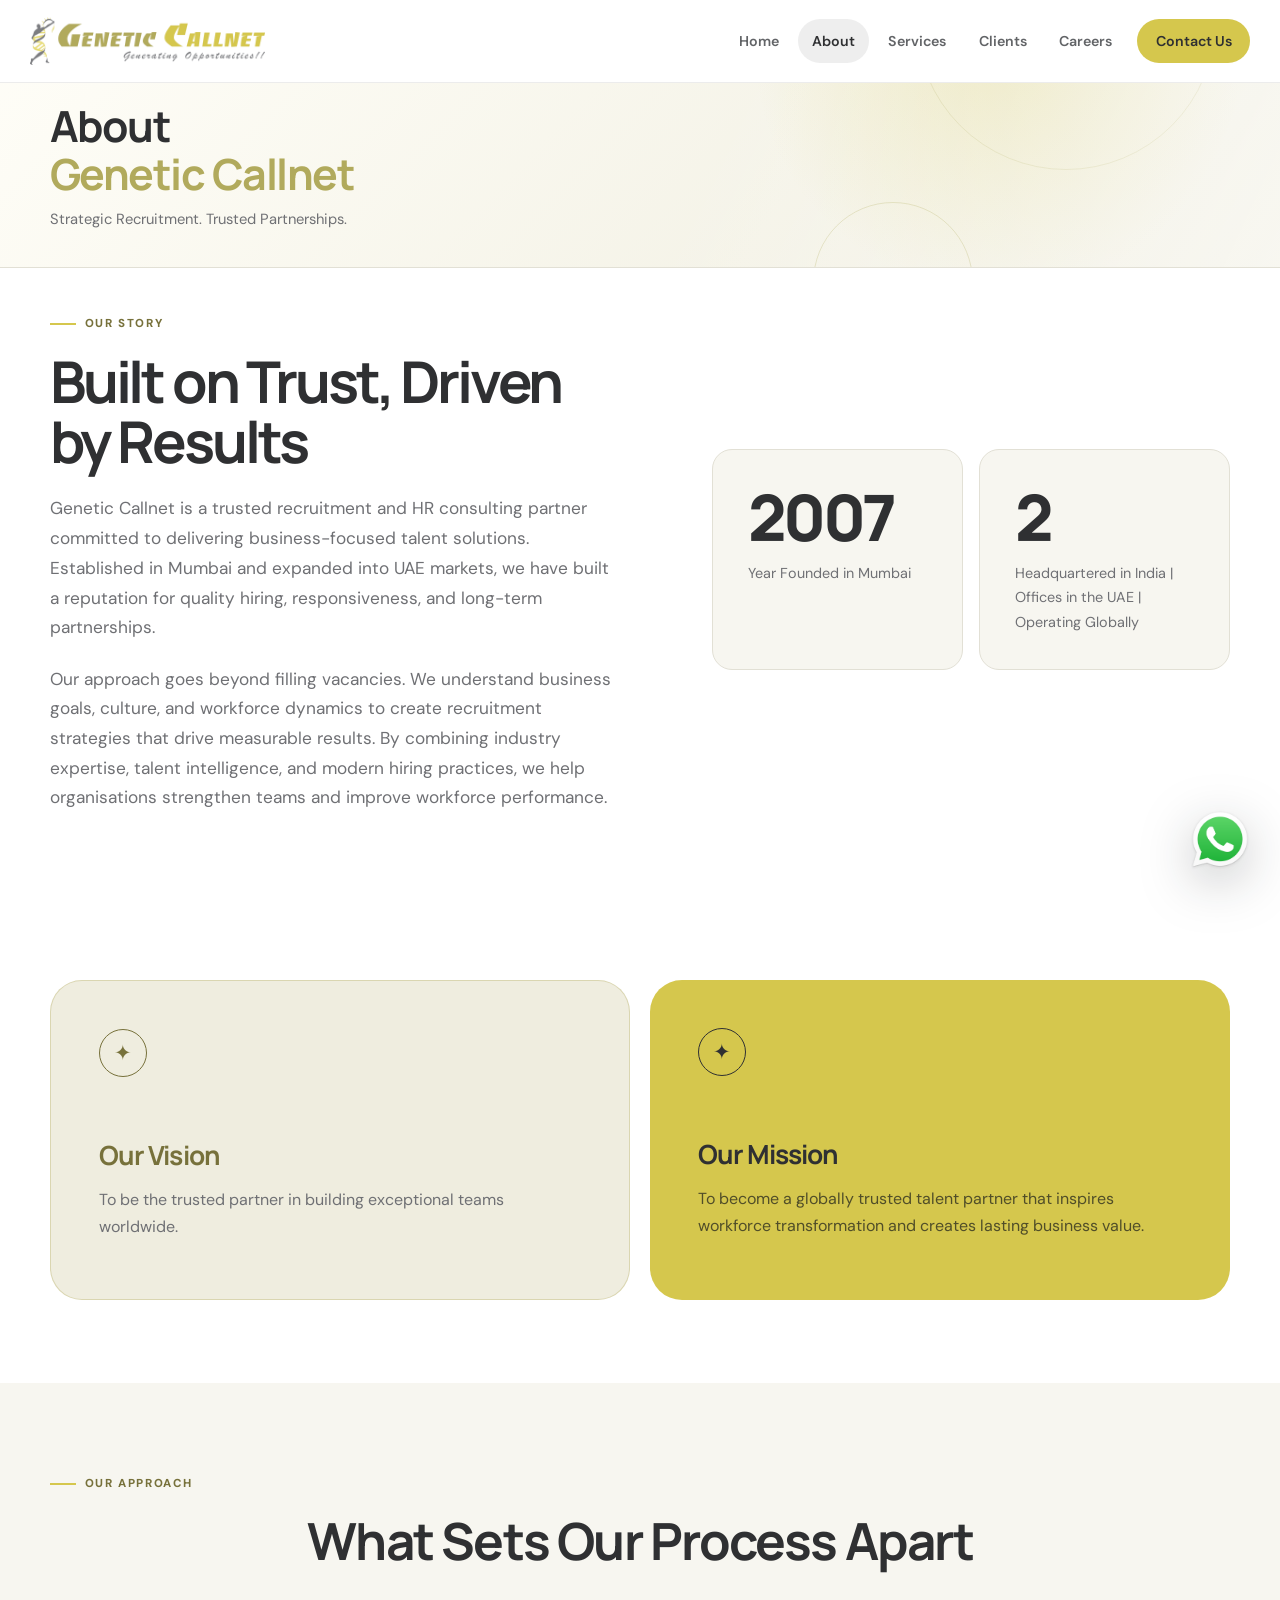
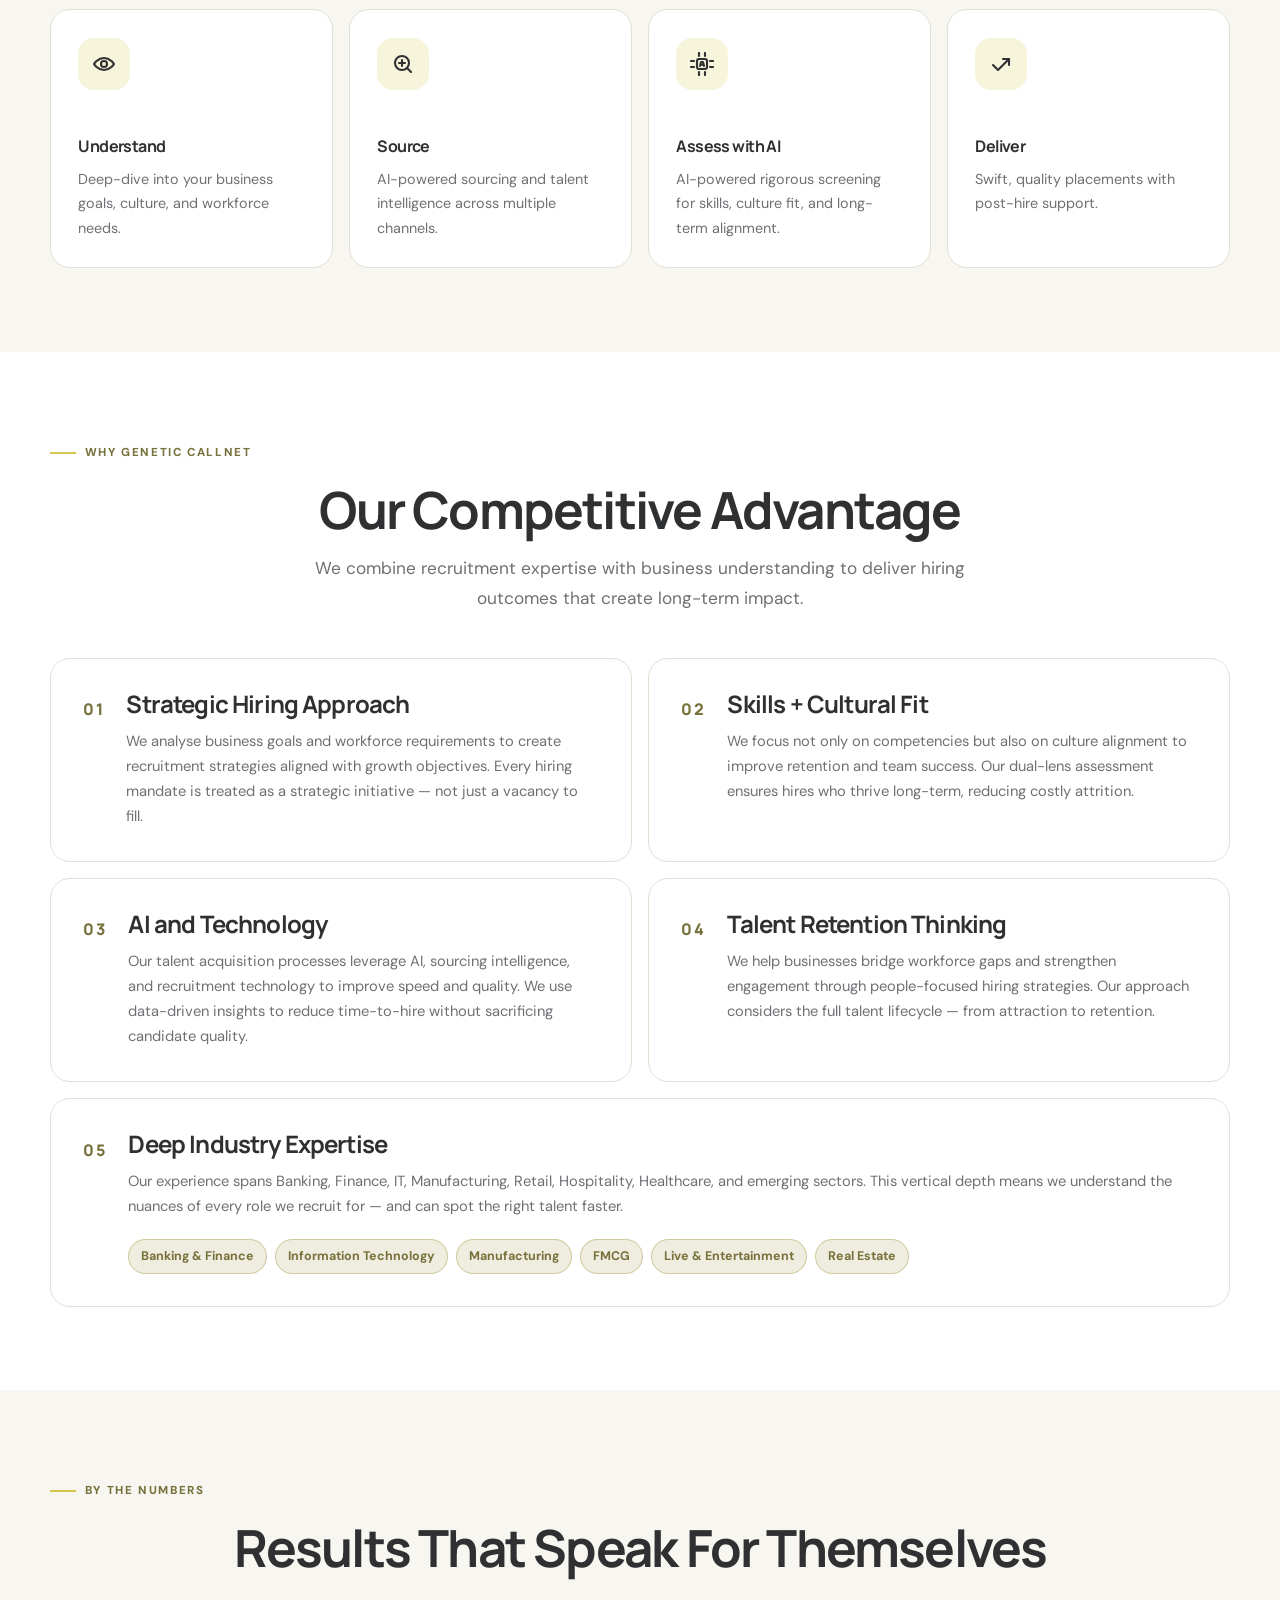
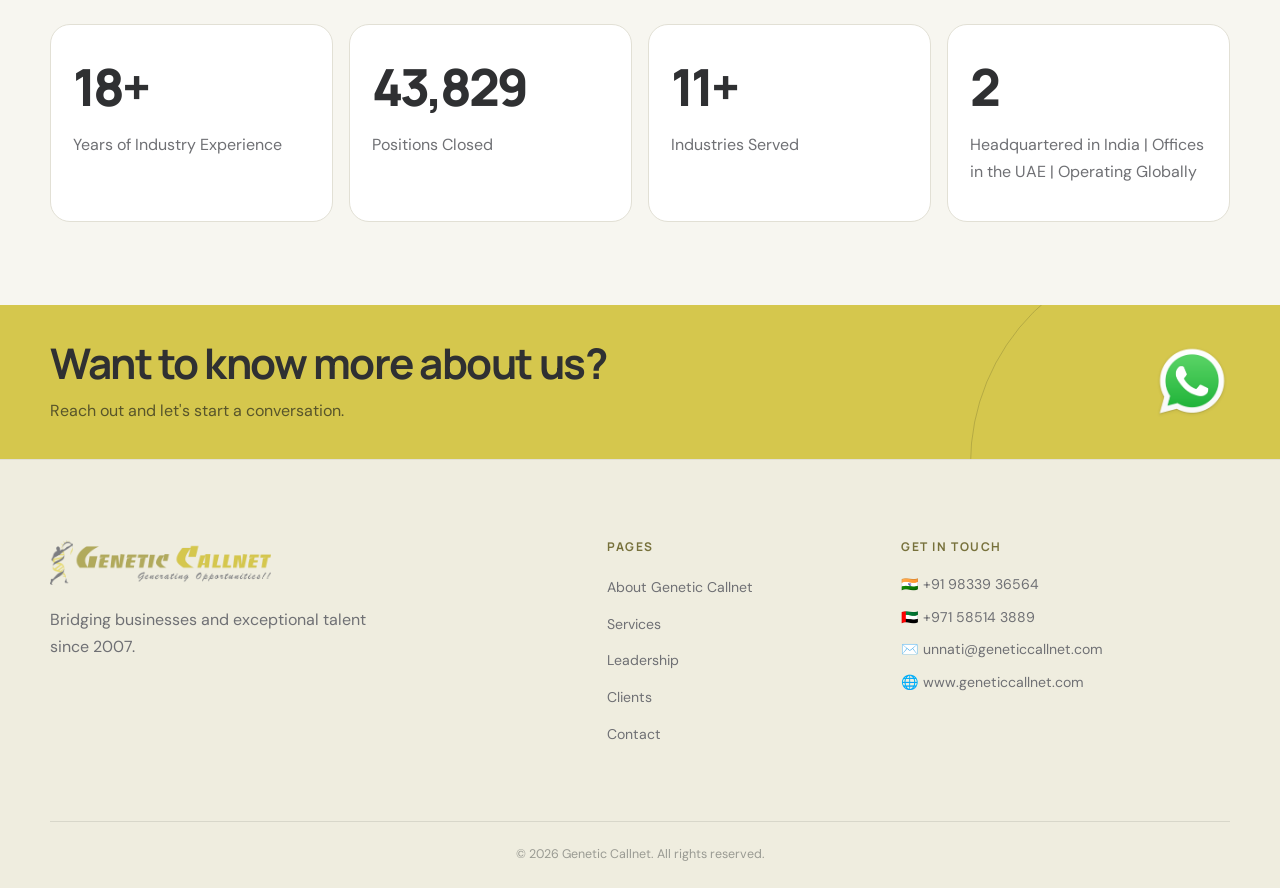
<file: why-us.html>
<!DOCTYPE html>
<html lang="en">
<head>
  <meta charset="UTF-8" />
  <meta name="viewport" content="width=device-width, initial-scale=1.0" />
  <meta name="description" content="Discover why businesses choose Genetic Callnet for strategic recruitment, AI-enabled talent acquisition, industry expertise, and trusted workforce partnerships." />
  <meta name="robots" content="noindex, follow" />
  <title>About Genetic Callnet</title>
  <meta http-equiv="refresh" content="0; url=about.html#why-genetic-callnet" />
  <link rel="canonical" href="https://www.geneticcallnet.com/about.html#why-genetic-callnet" />
  <link rel="stylesheet" href="style.css" />
</head>
<body>
  <main class="section">
    <div class="container" style="text-align:center">
      <h1>About Genetic Callnet</h1>
      <p class="section-sub" style="margin-inline:auto">Redirecting you to the combined About Genetic Callnet page.</p>
      <a href="about.html#why-genetic-callnet" class="btn btn-primary">Continue to About Genetic Callnet</a>
    </div>
  </main>
  <script>window.location.replace('about.html#why-genetic-callnet');</script>
</body>
</html>
</file>
<file: style.css>
@import url('https://fonts.googleapis.com/css2?family=DM+Sans:wght@400;500;600;700&family=Manrope:wght@500;600;700;800&display=swap');

:root {
  /* Palette sampled directly from the Genetic Callnet logo. */
  --ink: #2f3032;
  --ink-2: #4d4e51;
  --ink-3: #66676b;
  --yellow: #d5c74d;
  --yellow-2: #e1d66f;
  --yellow-soft: #f7f4dc;
  --olive: #b1aa5c;
  --olive-deep: #77713b;
  --olive-soft: #efeddf;
  --logo-gray: #7c7d81;
  --logo-gray-soft: #ededee;
  --paper: #ffffff;
  --canvas: #f7f6f0;
  --muted: #6f7074;
  --line: #e2e0d5;
  --font-main: 'DM Sans', 'Segoe UI', sans-serif;
  --font-display: 'Manrope', 'Segoe UI', sans-serif;
  --radius-sm: 12px;
  --radius: 20px;
  --radius-lg: 32px;
  --shadow: 0 16px 50px rgba(17, 20, 24, .09);
  --shadow-lg: 0 26px 80px rgba(17, 20, 24, .16);
  --ease: .28s cubic-bezier(.2,.8,.2,1);

  /* Legacy aliases used by the page markup. */
  --navy: var(--ink);
  --navy-mid: var(--ink-2);
  --navy-light: var(--ink-3);
  --gold: var(--yellow);
  --gold-light: var(--yellow-2);
  --gold-dim: var(--olive-deep);
  --cream: var(--canvas);
  --white: var(--paper);
  --text: var(--ink);
  --text-muted: var(--muted);
  --bg-alt: var(--canvas);
  --border: var(--line);
  --transition: var(--ease);
}

*, *::before, *::after { box-sizing: border-box; margin: 0; padding: 0; }
html { scroll-behavior: smooth; }
body {
  min-width: 320px;
  overflow-x: hidden;
  color: var(--ink);
  background: var(--paper);
  font-family: var(--font-main);
  line-height: 1.7;
  -webkit-font-smoothing: antialiased;
}
body.menu-open { overflow: hidden; }
h1, h2, h3, h4 {
  color: var(--ink);
  font-family: var(--font-display);
  line-height: 1.12;
  letter-spacing: -.035em;
}
h1 { font-size: clamp(3rem, 6.8vw, 6.25rem); }
h2 { font-size: clamp(2rem, 4vw, 3.65rem); }
h3 { font-size: clamp(1.18rem, 2vw, 1.5rem); }
h4 { font-size: 1rem; }
p { color: var(--muted); }
a { color: inherit; text-decoration: none; }
img { display: block; max-width: 100%; }
button, input, select, textarea { font: inherit; }
button, a { -webkit-tap-highlight-color: transparent; }

.container { width: min(1180px, calc(100% - 40px)); margin-inline: auto; }
.section { padding: clamp(3.5rem, 6.5vw, 6rem) 0; }
.section:nth-of-type(even) { position: relative; }
.section-sub { max-width: 650px; margin: .85rem 0 2.8rem; font-size: 1.08rem; }

.tag {
  display: inline-flex;
  align-items: center;
  gap: .55rem;
  margin-bottom: 1.15rem;
  color: var(--olive-deep);
  font-size: .72rem;
  font-weight: 800;
  letter-spacing: .14em;
  text-transform: uppercase;
}
.tag::before {
  width: 26px;
  height: 2px;
  content: '';
  background: var(--yellow);
}

.btn {
  display: inline-flex;
  min-height: 52px;
  align-items: center;
  justify-content: center;
  gap: .6rem;
  padding: .85rem 1.45rem;
  border: 1px solid transparent;
  border-radius: 999px;
  cursor: pointer;
  font-weight: 700;
  transition: transform var(--ease), background var(--ease), color var(--ease), box-shadow var(--ease);
}
.btn:hover { transform: translateY(-3px); }
.btn-primary { color: var(--ink); background: var(--yellow); box-shadow: 0 12px 28px rgba(177,170,92,.25); }
.btn-primary:hover { background: var(--yellow-2); box-shadow: 0 16px 38px rgba(177,170,92,.35); }
.btn-outline { color: var(--ink); border-color: var(--ink); background: transparent; }
.btn-outline:hover { color: var(--paper); background: var(--ink); }
.btn-white { color: var(--ink); background: var(--paper); }
.btn-white:hover { background: var(--yellow); }
.btn-full { width: 100%; }
.link-arrow {
  display: inline-flex;
  align-items: center;
  gap: .7rem;
  margin-top: 1.4rem;
  color: var(--ink);
  font-weight: 700;
  border-bottom: 2px solid var(--yellow);
  transition: gap var(--ease);
}
.link-arrow:hover { gap: 1rem; }
.center-link { margin-top: 3rem; text-align: center; }

/* Navigation */
.nav {
  position: fixed;
  inset: 0 0 auto;
  z-index: 100;
  border-bottom: 1px solid rgba(17,20,24,.08);
  background: #fff;
  backdrop-filter: none;
  transition: background var(--ease), box-shadow var(--ease);
}
.nav.scrolled { background: #fff; box-shadow: 0 12px 40px rgba(17,20,24,.09); }
.nav-inner {
  display: flex;
  width: min(1220px, calc(100% - 40px));
  height: 82px;
  align-items: center;
  justify-content: space-between;
  margin-inline: auto;
}
.logo-img { width: auto; height: 48px; object-fit: contain; transition: opacity var(--ease); }
.logo-img:hover { opacity: .84; }
.nav-links { display: flex; align-items: center; gap: .25rem; list-style: none; }
.nav-links a, .dropdown-toggle {
  display: inline-flex;
  align-items: center;
  min-height: 42px;
  padding: .6rem .9rem;
  border: 0;
  border-radius: 999px;
  color: rgba(17,20,24,.66);
  background: transparent;
  cursor: pointer;
  font-size: .89rem;
  font-weight: 600;
  transition: color var(--ease), background var(--ease);
}
.nav-links a:hover, .nav-links a.active, .dropdown-toggle.active, .nav-item.open .dropdown-toggle {
  color: var(--ink);
  background: rgba(17,20,24,.07);
}
.nav-links .nav-cta {
  margin-left: .4rem;
  padding-inline: 1.15rem;
  color: var(--ink);
  background: var(--yellow);
}
.nav-links .nav-cta:hover, .nav-links .nav-cta.active { color: var(--ink); background: var(--yellow-2); }
.nav-item { position: relative; list-style: none; }
.dropdown-toggle::after { display: none; }
.dropdown-menu {
  display: none;
  position: absolute;
  top: 100%;
  left: 0;
  min-width: 225px;
  padding: .75rem .55rem .55rem;
  border: 1px solid var(--line);
  border-radius: 16px;
  background: rgba(255,255,255,.98);
  box-shadow: 0 20px 50px rgba(17,20,24,.14);
}
.nav-item.open .dropdown-menu { display: block; animation: fadeIn .2s ease; }
.dropdown-menu a { display: flex; width: 100%; border-radius: 10px; }
.dropdown-menu a.active, .dropdown-menu a:hover { color: var(--olive-deep) !important; background: var(--yellow-soft) !important; }
.hamburger {
  display: none;
  width: 46px;
  height: 46px;
  align-items: center;
  justify-content: center;
  flex-direction: column;
  gap: 5px;
  border: 1px solid rgba(17,20,24,.14);
  border-radius: 50%;
  background: transparent;
  cursor: pointer;
}
.hamburger span { width: 20px; height: 2px; border-radius: 2px; background: var(--ink); transition: var(--ease); }
.hamburger.active span:nth-child(1) { transform: translateY(7px) rotate(45deg); }
.hamburger.active span:nth-child(2) { opacity: 0; }
.hamburger.active span:nth-child(3) { transform: translateY(-7px) rotate(-45deg); }

/* Heroes */
.hero {
  position: relative;
  display: flex;
  min-height: 600px;
  align-items: center;
  overflow: hidden;
  padding: 8.2rem 0 3.2rem;
  background:
    url('WORLDMAPGOLD.png') center center / cover no-repeat;
}
.hero::before {
  position: absolute;
  inset: 0;
  content: '';
  background:
    radial-gradient(ellipse at center, rgba(8,10,16,.58) 0%, rgba(8,10,16,.46) 34%, rgba(8,10,16,.2) 60%, rgba(8,10,16,.08) 100%),
    linear-gradient(180deg, rgba(5,7,12,.25), rgba(5,7,12,.44));
  pointer-events: none;
}
.hero::after {
  position: absolute;
  inset: auto -10vw -25vw auto;
  width: 52vw;
  aspect-ratio: 1;
  border: 1px solid rgba(177,170,92,.28);
  border-radius: 50%;
  content: '';
}
.hero-content { position: relative; z-index: 1; width: min(1180px, calc(100% - 40px)); margin-inline: auto; }
.hero--centered { text-align: center; }
.hero-content--centered { display: flex; flex-direction: column; align-items: center; }
.hero--centered .hero-eyebrow, .hero--centered .hero-headline, .hero--centered .hero-sub { text-align: center; }
.hero-headline {
  max-width: 1080px;
  margin-bottom: 1rem;
  color: #fffdf2;
  font-size: clamp(2.25rem, 3.85vw, 3.65rem);
  line-height: .98;
  text-shadow: 0 8px 34px rgba(0,0,0,.44);
}
.hero-headline em { color: #fffdf2; font-style: normal; }
.page-hero h1 em { color: var(--olive); font-style: normal; }
.hero-headline .ai-accent {
  display: inline-block;
  color: transparent;
  background: linear-gradient(90deg, #fff38a 0%, #d5c74d 42%, #f5b867 100%);
  -webkit-background-clip: text;
  background-clip: text;
}
.hero-eyebrow {
  margin-bottom: .75rem;
  color: #f0df70;
  font-size: .78rem;
  font-weight: 800;
  letter-spacing: .17em;
  text-transform: uppercase;
}
.hero-sub { max-width: 620px; margin: 0 auto 1.25rem !important; color: var(--muted); font-size: 1rem; }
.hero .hero-sub {
  max-width: 760px;
  padding: .55rem 1rem;
  border: 1px solid rgba(255,255,255,.18);
  border-radius: 999px;
  color: rgba(255,255,255,.9);
  background: rgba(8,10,16,.42);
  box-shadow: 0 16px 42px rgba(0,0,0,.24);
  backdrop-filter: blur(10px);
}
.hero-search-wrap { width: 100%; max-width: 650px; margin: 1.2rem auto 0; }
.hero-search-box {
  display: flex;
  align-items: center;
  gap: .7rem;
  padding: .55rem .55rem .55rem 1.25rem;
  border: 1px solid rgba(255,255,255,.28);
  border-radius: 16px;
  background: rgba(255,255,255,.9);
  box-shadow: 0 22px 52px rgba(0,0,0,.28);
}
.hero-search-icon { color: var(--muted); font-size: 0; }
.hero-search-icon::after { content: '⌕'; font-size: 1.5rem; }
.hero-search-input { flex: 1; min-width: 0; padding: .7rem 0; border: 0; outline: 0; color: var(--ink); background: transparent; }
.hero-search-btn { padding: .88rem 2rem; border: 0; border-radius: 11px; color: var(--ink); background: var(--yellow); cursor: pointer; font-weight: 800; }
.hero-search-hint {
  display: inline-flex;
  align-items: center;
  justify-content: center;
  margin-top: .8rem;
  padding: .35rem .85rem;
  border: 1px solid rgba(255,255,255,.18);
  border-radius: 999px;
  color: rgba(255,255,255,.78);
  background: rgba(8,10,16,.36);
  box-shadow: 0 12px 32px rgba(0,0,0,.18);
  backdrop-filter: blur(10px);
  font-size: .8rem;
  text-align: center;
}

.page-hero {
  position: relative;
  overflow: hidden;
  padding: 6.35rem 0 2.15rem;
  border-bottom: 1px solid var(--line);
  background:
    radial-gradient(circle at 78% 18%, rgba(213,199,77,.28), transparent 24%),
    linear-gradient(135deg, #fffef8 0%, var(--olive-soft) 100%);
}
.page-hero::before, .page-hero::after {
  position: absolute;
  border: 1px solid rgba(177,170,92,.25);
  border-radius: 50%;
  content: '';
}
.page-hero::before { width: 300px; height: 300px; top: -130px; right: 5vw; }
.page-hero::after { width: 160px; height: 160px; right: 24vw; bottom: -95px; }
.page-hero-bg { position: absolute; inset: 0; background: linear-gradient(115deg, transparent 55%, rgba(255,255,255,.55)); }
.page-hero .container {
  position: relative;
  z-index: 1;
  display: flex;
  flex-direction: column;
  align-items: flex-start;
}
.page-hero h1 {
  max-width: 850px;
  margin-right: auto;
  margin-left: 0;
  color: var(--ink);
  font-size: clamp(1.85rem, 3.35vw, 3.05rem);
  text-align: left;
}
.page-hero .hero-eyebrow {
  margin-bottom: .45rem;
  font-size: .68rem;
}
.page-hero .hero-eyebrow,
.page-hero .hero-sub {
  text-align: left;
}
.page-hero .hero-sub {
  margin: .6rem 0 0 !important;
  font-size: .92rem;
}

/* Careers uses a deliberately more compact banner than other inner pages. */
.careers-page-hero {
  padding-top: 5.4rem;
  padding-bottom: 1.85rem;
}
.careers-page-hero h1 {
  max-width: 760px;
  font-size: clamp(1.75rem, 3vw, 2.55rem);
}
.careers-page-hero .hero-eyebrow { margin-bottom: .55rem; }
.careers-page-hero .hero-sub {
  max-width: 620px !important;
  margin-top: .65rem !important;
  font-size: .96rem;
}
.careers-openings-section { padding-top: 2.75rem; }

.stats-marquee-wrap { overflow: hidden; border-block: 1px solid rgba(177,170,92,.45); background: var(--yellow-soft); }
.stats-marquee-track { display: flex; width: max-content; align-items: center; padding: 1.65rem 0; animation: marqueeScroll 34s linear infinite; }
.marquee-stat { display: flex; align-items: center; gap: .8rem; padding: 0 2.3rem; white-space: nowrap; }
.marquee-num { color: var(--olive-deep); font-family: var(--font-display); font-size: 1.65rem; font-weight: 800; }
.marquee-label {
  display: inline-flex;
  align-items: center;
  min-height: 1.65rem;
  color: rgba(17,20,24,.58);
  font-size: .72rem;
  font-weight: 700;
  letter-spacing: .1em;
  line-height: 1;
  text-transform: uppercase;
}
.marquee-divider { width: 5px; height: 5px; border-radius: 50%; background: var(--yellow); opacity: .55; }

/* Shared layouts and cards */
.two-col { display: grid; grid-template-columns: 1.05fr .95fr; gap: clamp(3rem, 7vw, 7rem); align-items: center; }
.intro-text h2 { margin-bottom: 1.35rem; }
.intro-text p { font-size: 1.04rem; }
.about-story-copy {
  max-width: 760px;
}
.about-story-section {
  padding-top: clamp(1.65rem, 3vw, 2.6rem);
}
.about-story-copy h2 {
  max-width: 680px;
  margin-bottom: 1.4rem;
  font-size: clamp(2.35rem, 4.5vw, 4.15rem);
  line-height: 1.04;
  letter-spacing: -.055em;
}
.about-story-copy p {
  max-width: 720px;
  color: var(--muted);
  font-size: clamp(1rem, 1.35vw, 1.13rem);
  line-height: 1.72;
}
.about-story-copy p + p {
  margin-top: 1.35rem;
}
.why-grid { display: grid; grid-template-columns: repeat(2, 1fr); gap: 1rem; }
.why-card, .step, .number-card, .industry-card, .brand-tile, .about-highlight {
  border: 1px solid var(--line);
  border-radius: var(--radius);
  background: var(--paper);
  transition: transform var(--ease), border-color var(--ease), box-shadow var(--ease);
}
.why-card { min-height: 180px; padding: 1.6rem; background: var(--canvas); }
.why-card:hover, .step:hover, .number-card:hover, .industry-card:hover, .brand-tile:hover {
  transform: translateY(-6px);
  border-color: var(--olive);
  box-shadow: var(--shadow);
}
.why-icon {
  position: relative;
  display: grid;
  width: 42px;
  height: 42px;
  place-items: center;
  margin-bottom: 1.25rem;
  border-radius: 50%;
  color: var(--ink);
  background: var(--yellow);
  font-size: 0;
}
.why-icon::after {
  position: absolute;
  top: 50%;
  left: 50%;
  width: 20px;
  height: 20px;
  content: '';
  background: currentColor;
  transform: translate(-50%, -50%);
  mask: var(--why-icon-mask) center / contain no-repeat;
  -webkit-mask: var(--why-icon-mask) center / contain no-repeat;
}
.why-card:nth-child(1) .why-icon {
  --why-icon-mask: url("data:image/svg+xml,%3Csvg xmlns='http://www.w3.org/2000/svg' viewBox='0 0 24 24' fill='none' stroke='black' stroke-width='2.2' stroke-linecap='round' stroke-linejoin='round'%3E%3Crect x='7' y='7' width='10' height='10' rx='2'/%3E%3Cpath d='M9 1v3M15 1v3M9 20v3M15 20v3M1 9h3M1 15h3M20 9h3M20 15h3M10 14l1.1-4h1.8l1.1 4M10.45 12.7h3.1'/%3E%3C/svg%3E");
}
.why-card:nth-child(2) .why-icon {
  --why-icon-mask: url("data:image/svg+xml,%3Csvg xmlns='http://www.w3.org/2000/svg' viewBox='0 0 24 24' fill='none' stroke='black' stroke-width='2.2' stroke-linecap='round' stroke-linejoin='round'%3E%3Ccircle cx='12' cy='12' r='9'/%3E%3Cpath d='M3 12h18M12 3a14 14 0 0 1 0 18M12 3a14 14 0 0 0 0 18M7.5 7.8h9M7.5 16.2h9'/%3E%3C/svg%3E");
}
.why-card:nth-child(3) .why-icon {
  --why-icon-mask: url("data:image/svg+xml,%3Csvg xmlns='http://www.w3.org/2000/svg' viewBox='0 0 24 24' fill='none' stroke='black' stroke-width='2.2' stroke-linecap='round' stroke-linejoin='round'%3E%3Cpath d='M12 3l2.4 5 5.6.8-4 3.9.95 5.5L12 15.6l-4.95 2.6.95-5.5-4-3.9 5.6-.8L12 3Z'/%3E%3Cpath d='M12 15.6v5.2'/%3E%3C/svg%3E");
}
.why-card:nth-child(4) .why-icon {
  --why-icon-mask: url("data:image/svg+xml,%3Csvg xmlns='http://www.w3.org/2000/svg' viewBox='0 0 24 24' fill='none' stroke='black' stroke-width='2.2' stroke-linecap='round' stroke-linejoin='round'%3E%3Crect x='3' y='7' width='18' height='13' rx='2'/%3E%3Cpath d='M8 7V5.5A2.5 2.5 0 0 1 10.5 3h3A2.5 2.5 0 0 1 16 5.5V7M3 12h18M12 12v2'/%3E%3C/svg%3E");
}
.why-card p { color: var(--ink); font-weight: 600; line-height: 1.5; }

.services-strip { background: var(--canvas); }
.service-cards { display: grid; grid-template-columns: repeat(3, 1fr); gap: 1rem; margin-top: 2.8rem; }
.service-card {
  position: relative;
  display: block;
  min-height: 260px;
  overflow: hidden;
  padding: 2rem;
  border: 1px solid var(--line);
  border-radius: var(--radius);
  background: var(--paper);
  transition: transform var(--ease), color var(--ease), box-shadow var(--ease);
}
.service-card:nth-child(3n+2) { border-top: 4px solid var(--olive); }
.service-card:nth-child(3n+3) { border-top: 4px solid var(--logo-gray); }
.service-card::after {
  position: absolute;
  right: 1.6rem;
  bottom: 1.5rem;
  content: '↗';
  font-size: 1.45rem;
  transition: transform var(--ease);
}
.service-card:hover { transform: translateY(-7px); color: var(--ink); background: var(--yellow); box-shadow: var(--shadow); }
.service-card:hover::after { transform: translate(4px,-4px); }
.sc-num { display: block; margin-bottom: 3.6rem; color: var(--olive-deep); font-size: .75rem; font-weight: 800; letter-spacing: .1em; }
.service-card h3 { margin-bottom: .75rem; }
.service-card p { color: var(--muted); font-size: .92rem; }
.service-card:hover p { color: rgba(17,20,24,.68); }

.brands { text-align: center; }
.brands-logo-wrap { margin-top: 2.8rem; overflow: hidden; border: 1px solid var(--line); border-radius: var(--radius); background: white; box-shadow: var(--shadow); }
.brands-logo-img { width: 100%; }

.mv-grid { display: grid; grid-template-columns: repeat(2, 1fr); gap: 1.2rem; }
.mv-card { min-height: 320px; padding: 3rem; border-radius: var(--radius-lg); }
.mission { border: 1px solid rgba(177,170,92,.35); background: var(--olive-soft); }
.vision { background: var(--yellow); }
.mv-icon {
  position: relative;
  display: grid;
  width: 48px;
  height: 48px;
  place-items: center;
  margin-bottom: 4rem;
  border: 1px solid currentColor;
  border-radius: 50%;
  font-size: 0;
}
.mv-icon::after {
  position: absolute;
  top: 50%;
  left: 50%;
  content: '✦';
  font-size: 1.3rem;
  line-height: 1;
  transform: translate(-50%, -50%);
}
.mission .mv-icon, .mission h3 { color: var(--olive-deep); }
.mission p { color: var(--muted); }
.vision p { color: rgba(17,20,24,.68); }
.mv-card h3 { margin-bottom: 1rem; font-size: 1.65rem; }

.about-side { display: grid; grid-template-columns: 1fr 1fr; gap: 1rem; }
.about-highlight { padding: 2.2rem; text-align: left; background: var(--canvas); }
.about-big, .big-num { display: block; color: var(--ink); font-family: var(--font-display); font-size: clamp(2.7rem, 5vw, 4.6rem); font-weight: 800; letter-spacing: -.06em; line-height: 1; }
.about-highlight p { margin-top: .75rem; font-size: .9rem; }

.process-steps { display: grid; grid-template-columns: repeat(4, 1fr); gap: 1rem; }
.step { position: relative; min-height: 230px; padding: 1.7rem; }
.adv-num { display: block; margin-bottom: 3.2rem; color: var(--olive-deep); font-family: var(--font-display); font-size: .78rem; font-weight: 800; letter-spacing: .12em; }
.step-num {
  position: relative;
  display: grid;
  width: 52px;
  height: 52px;
  place-items: center;
  margin-bottom: 3rem;
  border-radius: 16px;
  color: var(--ink);
  background: var(--yellow-soft);
}
.step-num::after {
  width: 24px;
  height: 24px;
  content: '';
  background: currentColor;
  mask: var(--step-icon) center / contain no-repeat;
  -webkit-mask: var(--step-icon) center / contain no-repeat;
}
.step:nth-of-type(1) .step-num {
  --step-icon: url("data:image/svg+xml,%3Csvg xmlns='http://www.w3.org/2000/svg' viewBox='0 0 24 24' fill='none' stroke='black' stroke-width='2.1' stroke-linecap='round' stroke-linejoin='round'%3E%3Cpath d='M2 12s3.5-6 10-6 10 6 10 6-3.5 6-10 6S2 12 2 12Z'/%3E%3Ccircle cx='12' cy='12' r='3'/%3E%3C/svg%3E");
}
.step:nth-of-type(3) .step-num {
  --step-icon: url("data:image/svg+xml,%3Csvg xmlns='http://www.w3.org/2000/svg' viewBox='0 0 24 24' fill='none' stroke='black' stroke-width='2.1' stroke-linecap='round' stroke-linejoin='round'%3E%3Ccircle cx='11' cy='11' r='7'/%3E%3Cpath d='m20 20-4-4M11 8v6M8 11h6'/%3E%3C/svg%3E");
}
.step:nth-of-type(5) .step-num {
  --step-icon: url("data:image/svg+xml,%3Csvg xmlns='http://www.w3.org/2000/svg' viewBox='0 0 24 24' fill='none' stroke='black' stroke-width='2.1' stroke-linecap='round' stroke-linejoin='round'%3E%3Crect x='7' y='7' width='10' height='10' rx='2'/%3E%3Cpath d='M9 1v3M15 1v3M9 20v3M15 20v3M1 9h3M1 15h3M20 9h3M20 15h3M10 14l1-4h2l1 4M10.4 12.7h3.2'/%3E%3C/svg%3E");
}
.step:nth-of-type(7) .step-num {
  --step-icon: url("data:image/svg+xml,%3Csvg xmlns='http://www.w3.org/2000/svg' viewBox='0 0 24 24' fill='none' stroke='black' stroke-width='2.1' stroke-linecap='round' stroke-linejoin='round'%3E%3Cpath d='M20 7 9 18l-5-5'/%3E%3Cpath d='M14 7h6v6'/%3E%3C/svg%3E");
}
.step h4 { margin-bottom: .7rem; }
.step p { font-size: .9rem; }
.step-arrow { display: none; }

.services-full-grid, .advantage-grid { display: grid; grid-template-columns: repeat(2, 1fr); gap: 1rem; }
.svc-full-card, .adv-card {
  display: flex;
  gap: 1.35rem;
  padding: 2rem;
  border: 1px solid var(--line);
  border-radius: var(--radius);
  background: white;
  transition: transform var(--ease), border-color var(--ease), box-shadow var(--ease);
}
.svc-full-card[id] { scroll-margin-top: 110px; }
#why-genetic-callnet { scroll-margin-top: 110px; }
.svc-full-card:hover, .adv-card:hover { transform: translateY(-6px); border-color: var(--olive); box-shadow: var(--shadow); }
.svc-icon-box {
  position: relative;
  display: block;
  width: 52px;
  height: 52px;
  flex: 0 0 52px;
  border-radius: 15px;
  color: var(--ink);
  background: var(--yellow-soft);
  font-size: 0;
}
.svc-full-card:nth-child(3n+2) .svc-icon-box { background: var(--olive-soft); color: var(--olive-deep); }
.svc-full-card:nth-child(3n+3) .svc-icon-box { background: var(--logo-gray-soft); color: var(--logo-gray); }
.svc-icon-box::after {
  position: absolute;
  top: 50%;
  left: 50%;
  width: 25px;
  height: 25px;
  content: '';
  background: currentColor;
  -webkit-mask-image: var(--svc-icon);
  -webkit-mask-position: center;
  -webkit-mask-repeat: no-repeat;
  -webkit-mask-size: contain;
  mask-image: var(--svc-icon);
  mask-position: center;
  mask-repeat: no-repeat;
  mask-size: contain;
  transform: translate(-50%, -50%);
}
#permanent-recruitment .svc-icon-box {
  --svc-icon: url("data:image/svg+xml,%3Csvg xmlns='http://www.w3.org/2000/svg' viewBox='0 0 24 24' fill='none' stroke='black' stroke-width='2.1' stroke-linecap='round' stroke-linejoin='round'%3E%3Ccircle cx='9' cy='7' r='4'/%3E%3Cpath d='M3 21v-2a6 6 0 0 1 6-6 6 6 0 0 1 6 6'/%3E%3Cpath d='m16 11 2 2 4-4'/%3E%3C/svg%3E");
}
#rpo .svc-icon-box {
  --svc-icon: url("data:image/svg+xml,%3Csvg xmlns='http://www.w3.org/2000/svg' viewBox='0 0 24 24' fill='none' stroke='black' stroke-width='2.1' stroke-linecap='round' stroke-linejoin='round'%3E%3Cpath d='M21 12a9 9 0 0 0-15.3-6.4L3 8'/%3E%3Cpath d='M3 3v5h5'/%3E%3Cpath d='M3 12a9 9 0 0 0 15.3 6.4L21 16'/%3E%3Cpath d='M21 21v-5h-5'/%3E%3C/svg%3E");
}
#contract-staffing .svc-icon-box {
  --svc-icon: url("data:image/svg+xml,%3Csvg xmlns='http://www.w3.org/2000/svg' viewBox='0 0 24 24' fill='none' stroke='black' stroke-width='2' stroke-linecap='round' stroke-linejoin='round'%3E%3Cpath d='M16 21v-2a4 4 0 0 0-4-4H6a4 4 0 0 0-4 4v2'/%3E%3Ccircle cx='9' cy='7' r='4'/%3E%3Cpath d='M19 8v6M16 11h6'/%3E%3C/svg%3E");
}
#executive-search .svc-icon-box {
  --svc-icon: url("data:image/svg+xml,%3Csvg xmlns='http://www.w3.org/2000/svg' viewBox='0 0 24 24' fill='none' stroke='black' stroke-width='2' stroke-linecap='round' stroke-linejoin='round'%3E%3Cpath d='m3 7 4 4 5-7 5 7 4-4-2 11H5L3 7Z'/%3E%3Cpath d='M5 21h14'/%3E%3C/svg%3E");
}
#global-recruitment .svc-icon-box {
  --svc-icon: url("data:image/svg+xml,%3Csvg xmlns='http://www.w3.org/2000/svg' viewBox='0 0 24 24' fill='none' stroke='black' stroke-width='2' stroke-linecap='round' stroke-linejoin='round'%3E%3Ccircle cx='12' cy='12' r='9'/%3E%3Cpath d='M3 12h18M12 3a15 15 0 0 1 0 18M12 3a15 15 0 0 0 0 18'/%3E%3C/svg%3E");
}
#turnkey-recruitment-projects .svc-icon-box {
  --svc-icon: url("data:image/svg+xml,%3Csvg xmlns='http://www.w3.org/2000/svg' viewBox='0 0 24 24' fill='none' stroke='black' stroke-width='2' stroke-linecap='round' stroke-linejoin='round'%3E%3Ccircle cx='12' cy='12' r='9'/%3E%3Ccircle cx='12' cy='12' r='5'/%3E%3Ccircle cx='12' cy='12' r='1' fill='black'/%3E%3C/svg%3E");
}
#recruitment-research-advisory .svc-icon-box {
  --svc-icon: url("data:image/svg+xml,%3Csvg xmlns='http://www.w3.org/2000/svg' viewBox='0 0 24 24' fill='none' stroke='black' stroke-width='2' stroke-linecap='round' stroke-linejoin='round'%3E%3Cpath d='M9 18h6M10 22h4'/%3E%3Cpath d='M8.5 15.5A7 7 0 1 1 15.5 15.5L14 18h-4l-1.5-2.5Z'/%3E%3Cpath d='M12 6v4M10 10h4'/%3E%3C/svg%3E");
}
#training-development .svc-icon-box {
  --svc-icon: url("data:image/svg+xml,%3Csvg xmlns='http://www.w3.org/2000/svg' viewBox='0 0 24 24' fill='none' stroke='black' stroke-width='2' stroke-linecap='round' stroke-linejoin='round'%3E%3Cpath d='M4 5a3 3 0 0 1 3-3h5v18H7a3 3 0 0 0-3 3V5Z'/%3E%3Cpath d='M20 5a3 3 0 0 0-3-3h-5v18h5a3 3 0 0 1 3 3V5Z'/%3E%3C/svg%3E");
}
#corporate-hr-events .svc-icon-box {
  --svc-icon: url("data:image/svg+xml,%3Csvg xmlns='http://www.w3.org/2000/svg' viewBox='0 0 24 24' fill='none' stroke='black' stroke-width='2' stroke-linecap='round' stroke-linejoin='round'%3E%3Crect x='3' y='5' width='18' height='16' rx='2'/%3E%3Cpath d='M16 3v4M8 3v4M3 10h18'/%3E%3Cpath d='m12 13 .8 1.7 1.8.2-1.3 1.2.4 1.8-1.7-.9-1.7.9.4-1.8-1.3-1.2 1.8-.2.8-1.7Z'/%3E%3C/svg%3E");
}
#mental-wellness-programs .svc-icon-box {
  --svc-icon: url("data:image/svg+xml,%3Csvg xmlns='http://www.w3.org/2000/svg' viewBox='0 0 24 24' fill='none' stroke='black' stroke-width='2' stroke-linecap='round' stroke-linejoin='round'%3E%3Cpath d='M20.8 4.6a5.5 5.5 0 0 0-7.8 0L12 5.7l-1.1-1.1a5.5 5.5 0 0 0-7.8 7.8L12 21l8.8-8.6a5.5 5.5 0 0 0 0-7.8Z'/%3E%3Cpath d='M7 12h3l1-2 2 4 1-2h3'/%3E%3C/svg%3E");
}
.svc-content h3, .adv-body h3 { margin-bottom: .7rem; }
.svc-content p, .adv-body p { font-size: .92rem; }
.adv-card--wide { grid-column: 1 / -1; }
.adv-num { margin-bottom: 0; padding-top: .35rem; font-size: 1rem; }
.industry-tags, .leader-expertise { display: flex; flex-wrap: wrap; gap: .5rem; margin-top: 1.25rem; }
.industry-tags span, .leader-expertise span {
  padding: .35rem .75rem;
  border: 1px solid rgba(177,170,92,.5);
  border-radius: 999px;
  color: var(--olive-deep);
  background: var(--olive-soft);
  font-size: .78rem;
  font-weight: 700;
}
.numbers-row { display: grid; grid-template-columns: repeat(4, 1fr); gap: 1rem; }
.number-card { padding: 2.2rem 1.4rem; text-align: left; }
.number-card .big-num { margin-bottom: 1.2rem; font-size: clamp(2.3rem, 4vw, 3.5rem); }

.leaders-grid { display: grid; gap: 1.25rem; }
.leader-card {
  display: grid;
  grid-template-columns: 190px 1fr;
  gap: 3rem;
  align-items: center;
  padding: 2.5rem;
  border: 1px solid var(--line);
  border-radius: var(--radius-lg);
  background: var(--paper);
  transition: transform var(--ease), box-shadow var(--ease);
}
.leader-card:hover { transform: translateY(-5px); box-shadow: var(--shadow); }
.leader-avatar--photo { width: 190px; height: 220px; overflow: hidden; border: 0; border-radius: 22px; background: var(--canvas) !important; }
.leader-avatar--photo img { width: 100%; height: 100%; border-radius: 0; object-fit: cover; object-position: center top; filter: grayscale(12%); }
.leader-info h3 { margin-bottom: .35rem; font-size: 1.75rem; }
.leader-title { margin-bottom: 1.2rem; color: var(--olive-deep); font-size: .85rem; font-weight: 800; letter-spacing: .06em; text-transform: uppercase; }
.leader-bio { font-size: .97rem; }

.industry-grid { display: grid; grid-template-columns: repeat(3, 1fr); gap: 1rem; }
.industry-card { min-height: 250px; padding: 1.8rem; }
.ind-icon {
  position: relative;
  display: block;
  width: 48px;
  height: 48px;
  margin-bottom: 3.2rem;
  border-radius: 14px;
  background: var(--yellow);
  font-size: 0;
}
.industry-card:nth-child(3n+2) .ind-icon { background: var(--olive); }
.industry-card:nth-child(3n+3) .ind-icon { background: var(--logo-gray-soft); color: var(--logo-gray); }
.ind-icon::after {
  position: absolute;
  top: 50%;
  left: 50%;
  width: 22px;
  height: 22px;
  content: '';
  background: var(--ink);
  transform: translate(-50%, -50%);
  -webkit-mask: center / contain no-repeat;
  mask: center / contain no-repeat;
}
.industry-card:nth-child(1) .ind-icon::after {
  -webkit-mask-image: url("data:image/svg+xml,%3Csvg xmlns='http://www.w3.org/2000/svg' viewBox='0 0 24 24' fill='none' stroke='black' stroke-width='2' stroke-linecap='round' stroke-linejoin='round'%3E%3Cpath d='m3 10 9-6 9 6M5 10v8M9 10v8M15 10v8M19 10v8M3 18h18M2 22h20'/%3E%3C/svg%3E");
  mask-image: url("data:image/svg+xml,%3Csvg xmlns='http://www.w3.org/2000/svg' viewBox='0 0 24 24' fill='none' stroke='black' stroke-width='2' stroke-linecap='round' stroke-linejoin='round'%3E%3Cpath d='m3 10 9-6 9 6M5 10v8M9 10v8M15 10v8M19 10v8M3 18h18M2 22h20'/%3E%3C/svg%3E");
}
.industry-card:nth-child(2) .ind-icon::after {
  -webkit-mask-image: url("data:image/svg+xml,%3Csvg xmlns='http://www.w3.org/2000/svg' viewBox='0 0 24 24' fill='none' stroke='black' stroke-width='2' stroke-linecap='round' stroke-linejoin='round'%3E%3Crect x='3' y='4' width='18' height='12' rx='2'/%3E%3Cpath d='M8 20h8M12 16v4M8 9l2 2-2 2M13 13h3'/%3E%3C/svg%3E");
  mask-image: url("data:image/svg+xml,%3Csvg xmlns='http://www.w3.org/2000/svg' viewBox='0 0 24 24' fill='none' stroke='black' stroke-width='2' stroke-linecap='round' stroke-linejoin='round'%3E%3Crect x='3' y='4' width='18' height='12' rx='2'/%3E%3Cpath d='M8 20h8M12 16v4M8 9l2 2-2 2M13 13h3'/%3E%3C/svg%3E");
}
.industry-card:nth-child(3) .ind-icon::after {
  -webkit-mask-image: url("data:image/svg+xml,%3Csvg xmlns='http://www.w3.org/2000/svg' viewBox='0 0 24 24' fill='none' stroke='black' stroke-width='2' stroke-linecap='round' stroke-linejoin='round'%3E%3Cpath d='M3 21V9l6 3V9l6 3V5h4l2 16H3Z'/%3E%3Cpath d='M7 17h1M11 17h1M15 17h1'/%3E%3C/svg%3E");
  mask-image: url("data:image/svg+xml,%3Csvg xmlns='http://www.w3.org/2000/svg' viewBox='0 0 24 24' fill='none' stroke='black' stroke-width='2' stroke-linecap='round' stroke-linejoin='round'%3E%3Cpath d='M3 21V9l6 3V9l6 3V5h4l2 16H3Z'/%3E%3Cpath d='M7 17h1M11 17h1M15 17h1'/%3E%3C/svg%3E");
}
.industry-card:nth-child(4) .ind-icon::after {
  -webkit-mask-image: url("data:image/svg+xml,%3Csvg xmlns='http://www.w3.org/2000/svg' viewBox='0 0 24 24' fill='none' stroke='black' stroke-width='2' stroke-linecap='round' stroke-linejoin='round'%3E%3Ccircle cx='9' cy='20' r='1'/%3E%3Ccircle cx='19' cy='20' r='1'/%3E%3Cpath d='M3 4h2l2.7 11.2a2 2 0 0 0 2 1.6h8.8a2 2 0 0 0 2-1.6L22 8H6'/%3E%3C/svg%3E");
  mask-image: url("data:image/svg+xml,%3Csvg xmlns='http://www.w3.org/2000/svg' viewBox='0 0 24 24' fill='none' stroke='black' stroke-width='2' stroke-linecap='round' stroke-linejoin='round'%3E%3Ccircle cx='9' cy='20' r='1'/%3E%3Ccircle cx='19' cy='20' r='1'/%3E%3Cpath d='M3 4h2l2.7 11.2a2 2 0 0 0 2 1.6h8.8a2 2 0 0 0 2-1.6L22 8H6'/%3E%3C/svg%3E");
}
.industry-card:nth-child(5) .ind-icon::after {
  -webkit-mask-image: url("data:image/svg+xml,%3Csvg xmlns='http://www.w3.org/2000/svg' viewBox='0 0 24 24' fill='none' stroke='black' stroke-width='2' stroke-linecap='round' stroke-linejoin='round'%3E%3Cpath d='M9 18V5l12-2v13'/%3E%3Ccircle cx='6' cy='18' r='3'/%3E%3Ccircle cx='18' cy='16' r='3'/%3E%3C/svg%3E");
  mask-image: url("data:image/svg+xml,%3Csvg xmlns='http://www.w3.org/2000/svg' viewBox='0 0 24 24' fill='none' stroke='black' stroke-width='2' stroke-linecap='round' stroke-linejoin='round'%3E%3Cpath d='M9 18V5l12-2v13'/%3E%3Ccircle cx='6' cy='18' r='3'/%3E%3Ccircle cx='18' cy='16' r='3'/%3E%3C/svg%3E");
}
.industry-card:nth-child(6) .ind-icon::after {
  -webkit-mask-image: url("data:image/svg+xml,%3Csvg xmlns='http://www.w3.org/2000/svg' viewBox='0 0 24 24' fill='none' stroke='black' stroke-width='2' stroke-linecap='round' stroke-linejoin='round'%3E%3Cpath d='M3 21h18M6 21V7l6-4 6 4v14M9 10h1M14 10h1M9 14h1M14 14h1M10 21v-3h4v3'/%3E%3C/svg%3E");
  mask-image: url("data:image/svg+xml,%3Csvg xmlns='http://www.w3.org/2000/svg' viewBox='0 0 24 24' fill='none' stroke='black' stroke-width='2' stroke-linecap='round' stroke-linejoin='round'%3E%3Cpath d='M3 21h18M6 21V7l6-4 6 4v14M9 10h1M14 10h1M9 14h1M14 14h1M10 21v-3h4v3'/%3E%3C/svg%3E");
}
.industry-card h4 { margin-bottom: .7rem; }
.industry-card p { font-size: .88rem; }

.contact-layout { display: grid; grid-template-columns: .85fr 1.15fr; gap: clamp(3rem, 7vw, 7rem); align-items: start; }
.contact-info-col h2, .contact-form-col h2 { margin-bottom: 2rem; }
.contact-cards { display: grid; gap: .8rem; }
@media (min-width: 961px) {
  .contact-info-col .contact-cards {
    margin-top: clamp(4.7rem, 6.4vw, 7rem);
  }
}
.contact-card { display: flex; gap: 1rem; align-items: center; padding: 1.25rem; border: 1px solid var(--line); border-radius: 16px; background: var(--canvas); }
.contact-card-icon {
  position: relative;
  display: block;
  width: 44px;
  height: 44px;
  flex: 0 0 44px;
  border-radius: 50%;
  background: var(--yellow);
  font-size: 0;
}
.contact-card-icon::after {
  position: absolute;
  top: 50%;
  left: 50%;
  width: 20px;
  height: 20px;
  content: '';
  background: var(--ink);
  transform: translate(-50%, -50%);
  -webkit-mask: center / contain no-repeat;
  mask: center / contain no-repeat;
}
.contact-card:nth-child(1) .contact-card-icon::after,
.contact-card:nth-child(2) .contact-card-icon::after {
  -webkit-mask-image: url("data:image/svg+xml,%3Csvg xmlns='http://www.w3.org/2000/svg' viewBox='0 0 24 24' fill='none' stroke='black' stroke-width='2' stroke-linecap='round' stroke-linejoin='round'%3E%3Cpath d='M20 10c0 5-8 12-8 12S4 15 4 10a8 8 0 1 1 16 0Z'/%3E%3Ccircle cx='12' cy='10' r='3'/%3E%3C/svg%3E");
  mask-image: url("data:image/svg+xml,%3Csvg xmlns='http://www.w3.org/2000/svg' viewBox='0 0 24 24' fill='none' stroke='black' stroke-width='2' stroke-linecap='round' stroke-linejoin='round'%3E%3Cpath d='M20 10c0 5-8 12-8 12S4 15 4 10a8 8 0 1 1 16 0Z'/%3E%3Ccircle cx='12' cy='10' r='3'/%3E%3C/svg%3E");
}
.contact-card:nth-child(3) .contact-card-icon::after {
  -webkit-mask-image: url("data:image/svg+xml,%3Csvg xmlns='http://www.w3.org/2000/svg' viewBox='0 0 24 24' fill='none' stroke='black' stroke-width='2' stroke-linecap='round' stroke-linejoin='round'%3E%3Crect width='20' height='16' x='2' y='4' rx='2'/%3E%3Cpath d='m22 7-10 6L2 7'/%3E%3C/svg%3E");
  mask-image: url("data:image/svg+xml,%3Csvg xmlns='http://www.w3.org/2000/svg' viewBox='0 0 24 24' fill='none' stroke='black' stroke-width='2' stroke-linecap='round' stroke-linejoin='round'%3E%3Crect width='20' height='16' x='2' y='4' rx='2'/%3E%3Cpath d='m22 7-10 6L2 7'/%3E%3C/svg%3E");
}
.contact-card:nth-child(4) .contact-card-icon::after {
  -webkit-mask-image: url("data:image/svg+xml,%3Csvg xmlns='http://www.w3.org/2000/svg' viewBox='0 0 24 24' fill='none' stroke='black' stroke-width='2' stroke-linecap='round' stroke-linejoin='round'%3E%3Ccircle cx='12' cy='12' r='10'/%3E%3Cpath d='M2 12h20M12 2a15 15 0 0 1 0 20M12 2a15 15 0 0 0 0 20'/%3E%3C/svg%3E");
  mask-image: url("data:image/svg+xml,%3Csvg xmlns='http://www.w3.org/2000/svg' viewBox='0 0 24 24' fill='none' stroke='black' stroke-width='2' stroke-linecap='round' stroke-linejoin='round'%3E%3Ccircle cx='12' cy='12' r='10'/%3E%3Cpath d='M2 12h20M12 2a15 15 0 0 1 0 20M12 2a15 15 0 0 0 0 20'/%3E%3C/svg%3E");
}
.contact-card h4 { margin-bottom: .2rem; }
.contact-card p { font-size: .82rem; }
.contact-link { color: var(--ink); font-size: .92rem; font-weight: 700; }
.contact-form { display: flex; flex-direction: column; gap: 1rem; padding: 2rem; border: 1px solid var(--line); border-radius: var(--radius); background: var(--canvas); }
.form-row { display: grid; grid-template-columns: repeat(2, 1fr); gap: 1rem; }
.form-group { display: flex; flex-direction: column; gap: .45rem; }
.form-group label { color: var(--ink); font-size: .8rem; font-weight: 700; }
.contact-form input, .contact-form select, .contact-form textarea {
  width: 100%;
  padding: .9rem 1rem;
  border: 1px solid var(--line);
  border-radius: 11px;
  outline: 0;
  color: var(--ink);
  background: white;
  transition: border-color var(--ease), box-shadow var(--ease);
}
.contact-form input:focus, .contact-form select:focus, .contact-form textarea:focus { border-color: var(--olive); box-shadow: 0 0 0 4px rgba(177,170,92,.2); }
.contact-form textarea { min-height: 130px; resize: vertical; }
.legacy-contact-form { display: none !important; }
.google-form-frame {
  display: block;
  width: 100%;
  min-height: 900px;
  border: 0;
  border-radius: 12px;
  background: white;
}
.google-form-submit-frame { display: none; }
.google-form-success { color: var(--olive-deep); font-weight: 700; }
.contact-form input[type="file"] {
  padding: .65rem;
  cursor: pointer;
}
.contact-form input[type="file"]::file-selector-button {
  margin-right: .8rem;
  padding: .55rem .85rem;
  border: 0;
  border-radius: 999px;
  color: var(--ink);
  background: var(--yellow);
  cursor: pointer;
  font-weight: 700;
}
.file-hint { color: var(--muted); font-size: .76rem; }

.cta-banner { position: relative; overflow: hidden; padding: 2.2rem 0; background: var(--yellow); }
.cta-banner::after { position: absolute; right: -120px; bottom: -220px; width: 430px; height: 430px; border: 1px solid rgba(17,20,24,.16); border-radius: 50%; content: ''; }
.cta-inner { position: relative; z-index: 1; display: flex; align-items: center; justify-content: space-between; gap: 2rem; }
.cta-inner h2 { max-width: none; font-size: clamp(2rem, 3.3vw, 3rem); }
.cta-inner p { margin-top: .6rem; color: rgba(17,20,24,.64); }
@media (min-width: 961px) {
  .cta-inner h2 { white-space: nowrap; }
}
.cta-banner .btn-white {
  border: 0;
  background: #25d366;
  color: white;
  box-shadow: 0 14px 28px rgba(17,20,24,.18);
}
.cta-banner .btn-white:hover {
  transform: translateY(-3px);
  background: #1fc65e;
  color: white;
  box-shadow: 0 18px 38px rgba(17,20,24,.24);
}
.btn-whatsapp {
  display: inline-flex;
  align-items: center;
  justify-content: center;
  gap: .75rem;
  min-height: 56px;
  border-radius: 999px;
  padding: .9rem 1.65rem;
  white-space: nowrap;
  font-size: 1rem;
  font-weight: 800;
  letter-spacing: .01em;
}
.btn-whatsapp::before {
  display: block;
  flex: 0 0 auto;
  width: 1.65rem;
  height: 1.65rem;
  content: '';
  background: currentColor;
  box-shadow: none;
  mask: url("data:image/svg+xml,%3Csvg viewBox='0 0 32 32' xmlns='http://www.w3.org/2000/svg'%3E%3Cpath fill='black' d='M16.02 3C8.85 3 3.02 8.82 3.02 15.98c0 2.29.6 4.52 1.74 6.49L3 29l6.7-1.72a12.9 12.9 0 0 0 6.32 1.61C23.18 28.89 29 23.08 29 15.98S23.18 3 16.02 3Zm0 23.7c-1.94 0-3.84-.52-5.5-1.51l-.39-.23-3.98 1.02 1.06-3.86-.25-.4a10.63 10.63 0 0 1-1.74-5.74c0-5.95 4.85-10.79 10.8-10.79 5.96 0 10.8 4.84 10.8 10.79 0 5.94-4.84 10.72-10.8 10.72Zm5.92-8.02c-.32-.16-1.91-.94-2.2-1.05-.3-.11-.52-.16-.74.16-.21.32-.84 1.05-1.03 1.26-.19.21-.38.24-.7.08-.32-.16-1.36-.5-2.6-1.6-.96-.86-1.61-1.92-1.8-2.24-.18-.32-.02-.5.14-.66.14-.14.32-.38.48-.57.16-.19.21-.32.32-.54.11-.21.05-.4-.03-.57-.08-.16-.73-1.76-1-2.42-.26-.63-.53-.54-.73-.55h-.63c-.22 0-.57.08-.87.4-.3.32-1.14 1.11-1.14 2.71s1.17 3.15 1.33 3.37c.16.21 2.31 3.52 5.6 4.94.78.34 1.39.54 1.86.69.78.25 1.5.21 2.07.13.63-.09 1.91-.78 2.18-1.53.27-.75.27-1.39.19-1.53-.08-.13-.29-.21-.62-.37Z'/%3E%3C/svg%3E") center / contain no-repeat;
  -webkit-mask: url("data:image/svg+xml,%3Csvg viewBox='0 0 32 32' xmlns='http://www.w3.org/2000/svg'%3E%3Cpath fill='black' d='M16.02 3C8.85 3 3.02 8.82 3.02 15.98c0 2.29.6 4.52 1.74 6.49L3 29l6.7-1.72a12.9 12.9 0 0 0 6.32 1.61C23.18 28.89 29 23.08 29 15.98S23.18 3 16.02 3Zm0 23.7c-1.94 0-3.84-.52-5.5-1.51l-.39-.23-3.98 1.02 1.06-3.86-.25-.4a10.63 10.63 0 0 1-1.74-5.74c0-5.95 4.85-10.79 10.8-10.79 5.96 0 10.8 4.84 10.8 10.79 0 5.94-4.84 10.72-10.8 10.72Zm5.92-8.02c-.32-.16-1.91-.94-2.2-1.05-.3-.11-.52-.16-.74.16-.21.32-.84 1.05-1.03 1.26-.19.21-.38.24-.7.08-.32-.16-1.36-.5-2.6-1.6-.96-.86-1.61-1.92-1.8-2.24-.18-.32-.02-.5.14-.66.14-.14.32-.38.48-.57.16-.19.21-.32.32-.54.11-.21.05-.4-.03-.57-.08-.16-.73-1.76-1-2.42-.26-.63-.53-.54-.73-.55h-.63c-.22 0-.57.08-.87.4-.3.32-1.14 1.11-1.14 2.71s1.17 3.15 1.33 3.37c.16.21 2.31 3.52 5.6 4.94.78.34 1.39.54 1.86.69.78.25 1.5.21 2.07.13.63-.09 1.91-.78 2.18-1.53.27-.75.27-1.39.19-1.53-.08-.13-.29-.21-.62-.37Z'/%3E%3C/svg%3E") center / contain no-repeat;
}
.whatsapp-icon-link {
  display: inline-flex;
  align-items: center;
  justify-content: center;
  width: 76px;
  height: 76px;
  border-radius: 50%;
  background: transparent;
  transition: transform var(--ease), filter var(--ease);
}
.whatsapp-icon-link:hover {
  transform: translateY(-3px) scale(1.04);
  filter: drop-shadow(0 16px 28px rgba(17,20,24,.22));
}
.whatsapp-icon-link img {
  display: block;
  width: 100%;
  height: 100%;
  object-fit: contain;
}
.floating-whatsapp {
  position: fixed;
  right: clamp(1rem, 2.2vw, 1.8rem);
  bottom: clamp(1rem, 2.2vw, 1.8rem);
  z-index: 120;
  display: inline-flex;
  width: 64px;
  height: 64px;
  align-items: center;
  justify-content: center;
  border-radius: 50%;
  filter: drop-shadow(0 14px 26px rgba(17,20,24,.26));
  transition: transform var(--ease), filter var(--ease);
}
.floating-whatsapp:hover {
  transform: translateY(-4px) scale(1.04);
  filter: drop-shadow(0 18px 34px rgba(17,20,24,.32));
}
.floating-whatsapp img {
  display: block;
  width: 100%;
  height: 100%;
  object-fit: contain;
}

.footer { padding: 5rem 0 0; border-top: 1px solid var(--line); background: var(--olive-soft); }
.footer-grid { display: grid; grid-template-columns: 1.5fr .7fr 1fr; gap: 4rem; padding-bottom: 4rem; border-bottom: 1px solid rgba(17,20,24,.1); }
.logo-img--footer { height: 45px; }
.footer-brand p { max-width: 320px; margin-top: 1.3rem; color: var(--muted); }
.footer h4 { margin-bottom: 1.2rem; color: var(--olive-deep); font-size: .75rem; letter-spacing: .13em; text-transform: uppercase; }
.footer-links ul { list-style: none; }
.footer-links li { margin-bottom: .6rem; }
.footer-links a, .footer-contact p { color: var(--muted); font-size: .88rem; transition: color var(--ease); }
.footer-links a:hover { color: var(--ink); }
.footer-contact p { margin-bottom: .55rem; }
.footer-bottom { padding: 1.4rem 20px; text-align: center; }
.footer-bottom p { color: rgba(17,20,24,.38); font-size: .78rem; }

/* Careers and modal */
.ats-widget-wrap { background: transparent; }
.careers-heading-row {
  display: grid;
  grid-template-columns: minmax(0, 1fr) auto;
  align-items: center;
  gap: 2rem;
  margin-bottom: 2rem;
}
.careers-heading-copy .section-sub { margin-bottom: 0; }
.open-app-cta {
  position: relative;
  z-index: 2;
  display: flex;
  align-items: center;
  justify-content: flex-end;
  gap: 1.15rem;
  margin: 0;
  padding: .55rem .55rem .55rem 1.25rem;
  border: 1px solid rgba(177,170,92,.48);
  border-radius: 999px;
  background: linear-gradient(135deg, var(--yellow-soft), var(--olive-soft));
  box-shadow: 0 8px 24px rgba(177,170,92,.12);
}
.open-app-prompt {
  display: inline-flex;
  height: 44px;
  align-items: center;
  justify-content: center;
  margin: 0;
  padding: 0;
  color: var(--ink);
  font-family: var(--font-main);
  font-size: .86rem;
  font-weight: 700;
  line-height: 1;
  white-space: nowrap;
}
.open-app-cta .btn {
  position: relative;
  z-index: 3;
  display: inline-flex;
  flex: 0 0 auto;
  min-height: 44px;
  height: 44px;
  align-items: center;
  justify-content: center;
  padding: .65rem 1.2rem;
  border: 1px solid rgba(119,113,59,.22) !important;
  border-radius: 999px !important;
  color: var(--ink) !important;
  background: var(--yellow) !important;
  box-shadow: 0 7px 18px rgba(177,170,92,.24) !important;
  font-size: .82rem;
  font-weight: 800;
  letter-spacing: .01em;
  line-height: 1;
  white-space: nowrap;
  pointer-events: auto;
}
.open-app-cta .btn:hover {
  background: var(--yellow-2) !important;
  box-shadow: 0 10px 22px rgba(177,170,92,.34) !important;
  transform: translateY(-2px);
}
.modal-overlay { backdrop-filter: blur(8px); }
.modal-overlay:target { display: flex; }
.application-dialog { border-radius: var(--radius) !important; box-shadow: var(--shadow-lg); }

/* Animation */
@keyframes marqueeScroll { to { transform: translateX(-50%); } }
@keyframes fadeIn { from { opacity: 0; transform: translateY(-5px); } }
@keyframes fadeUp { from { opacity: 0; transform: translateY(22px); } to { opacity: 1; transform: none; } }
.hero-content > *, .page-hero .container > * { animation: fadeUp .75s both; }
.hero-content > :nth-child(2), .page-hero .container > :nth-child(2) { animation-delay: .08s; }
.hero-content > :nth-child(3), .page-hero .container > :nth-child(3) { animation-delay: .16s; }
.hero-content > :nth-child(4) { animation-delay: .24s; }

@media (min-width: 761px) {
  .nav-item:hover .dropdown-menu { display: block; }
}

@media (max-width: 960px) {
  .service-cards, .industry-grid { grid-template-columns: repeat(2, 1fr); }
  .two-col, .contact-layout { grid-template-columns: 1fr; }
  .numbers-row { grid-template-columns: repeat(2, 1fr); }
  .process-steps { grid-template-columns: repeat(2, 1fr); }
  .footer-grid { grid-template-columns: 1.4fr 1fr; }
  .footer-contact { grid-column: 1 / -1; }
}

@media (max-width: 760px) {
  .container, .hero-content, .nav-inner { width: min(100% - 28px, 1180px); }
  .section { padding: 3.4rem 0; }
  .nav-inner { height: 72px; }
  .logo-img { height: 40px; }
  .hamburger { display: flex; }
  .nav-links {
    display: none;
    position: fixed;
    inset: 72px 0 auto;
    max-height: calc(100vh - 72px);
    overflow-y: auto;
    flex-direction: column;
    align-items: stretch;
    gap: .25rem;
    padding: 1rem 18px 2rem;
    border-top: 1px solid var(--line);
    background: rgba(255,255,255,.99);
  }
  .nav-links.open { display: flex; }
  .nav-links a, .dropdown-toggle { width: 100%; justify-content: space-between; padding: .85rem 1rem; }
  .nav-links .nav-cta { margin: .6rem 0 0; justify-content: center; }
  .dropdown-menu { position: static; margin-top: .3rem; border: 0; background: var(--canvas); box-shadow: none; }
  .hero {
    min-height: 655px;
    padding: 7.8rem 0 3rem;
    background:
      url('WORLDMAPGOLD.png') center center / cover no-repeat;
  }
  .hero::before { inset: 0; opacity: 1; }
  .hero-headline { max-width: 720px; font-size: clamp(2rem, 8vw, 2.75rem); line-height: 1.03; }
  .hero-search-box { flex-wrap: wrap; padding: .8rem; border-radius: 14px; }
  .hero-search-icon { display: none; }
  .hero-search-input { width: 100%; flex-basis: calc(100% - 110px); padding-left: .4rem; }
  .hero-search-btn { flex: 1; }
  .page-hero { padding: 6.1rem 0 2rem; }
  .page-hero h1 { font-size: clamp(1.9rem, 7vw, 2.55rem); }
  .careers-page-hero { padding: 5.35rem 0 1.85rem; }
  .careers-page-hero h1 { font-size: clamp(1.85rem, 7vw, 2.45rem); }
  .careers-openings-section { padding-top: 2rem; }
  .service-cards, .services-full-grid, .advantage-grid, .industry-grid, .mv-grid, .process-steps { grid-template-columns: 1fr; }
  .adv-card--wide { grid-column: auto; }
  .why-grid { gap: .75rem; }
  .why-card { min-height: 160px; padding: 1.3rem; }
  .service-card { min-height: 230px; }
  .leader-card { grid-template-columns: 1fr; gap: 1.5rem; padding: 1.4rem; }
  .leader-avatar--photo { width: 100%; height: 330px; }
  .cta-inner { align-items: flex-start; flex-direction: column; }
  .footer-grid { grid-template-columns: 1fr; gap: 2.5rem; }
  .footer-contact { grid-column: auto; }
  .form-row { grid-template-columns: 1fr; }
  .careers-heading-row { grid-template-columns: 1fr; gap: 1.25rem; }
  .open-app-cta { align-items: stretch; flex-direction: column; border-radius: var(--radius); }
  .open-app-prompt { width: 100%; text-align: center; white-space: normal; }
  .open-app-cta .btn { width: 100%; }
}

@media (max-width: 480px) {
  .why-grid, .about-side, .numbers-row { grid-template-columns: 1fr; }
  .hero-search-input { flex-basis: 100%; }
  .hero-search-btn { width: 100%; }
  .svc-full-card, .adv-card { flex-direction: column; }
  .contact-form { padding: 1.2rem; }
}

@media (prefers-reduced-motion: reduce) {
  *, *::before, *::after { scroll-behavior: auto !important; animation-duration: .01ms !important; animation-iteration-count: 1 !important; transition-duration: .01ms !important; }
}

/* Answer-focused FAQ sections */
.faq-section { background: var(--bg-alt); }
.faq-section h2 { max-width: 720px; margin-bottom: 1.5rem; }
.faq-list { max-width: 900px; display: grid; gap: .8rem; }
.faq-item {
  background: var(--white);
  border: 1px solid var(--border);
  border-radius: var(--radius);
  padding: 1.15rem 1.35rem;
}
.faq-item summary {
  cursor: pointer;
  color: var(--text);
  font-weight: 700;
  list-style: none;
  padding-right: 2rem;
  position: relative;
}
.faq-item summary::-webkit-details-marker { display: none; }
.faq-item summary::after {
  content: '+';
  position: absolute;
  right: 0;
  top: -.1rem;
  color: var(--gold-dim);
  font-size: 1.4rem;
  font-weight: 400;
}
.faq-item[open] summary::after { content: '−'; }
.faq-item p { color: var(--text-muted); margin: .8rem 0 0; line-height: 1.7; }
</file>
